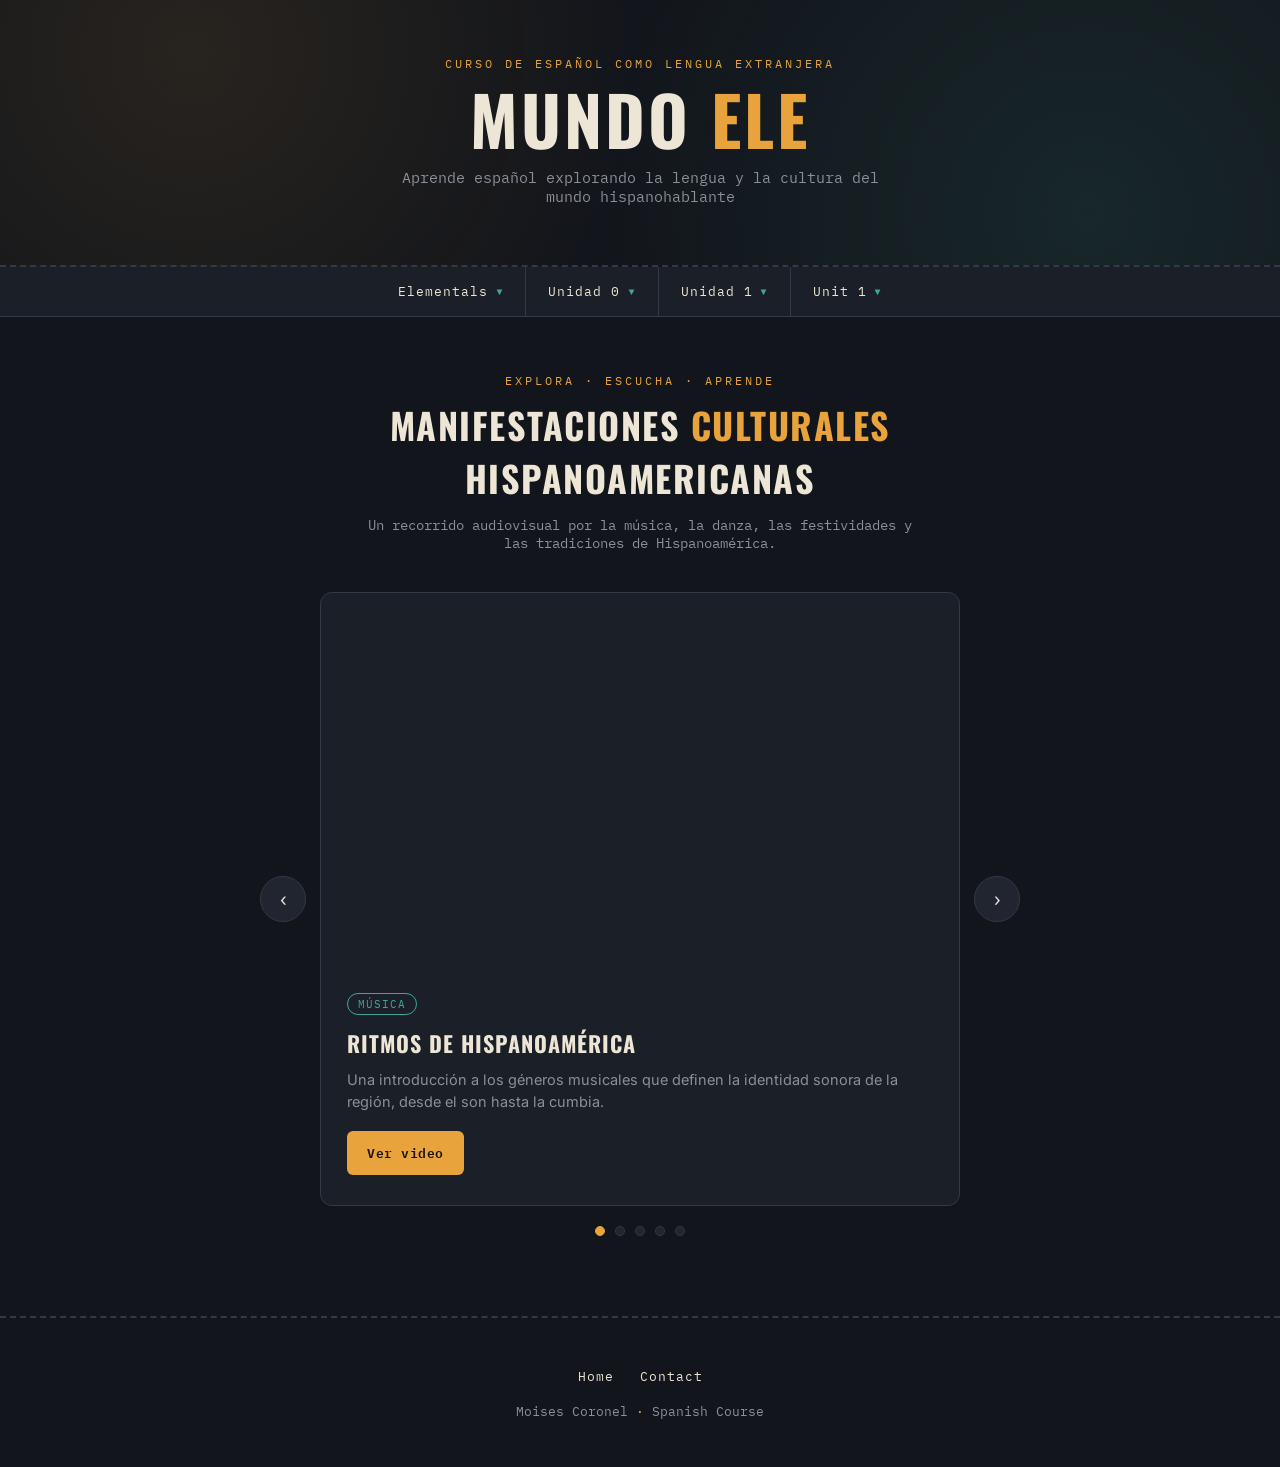
<file: Index.html>
<!DOCTYPE html>
<html lang="es">
<head>
<meta charset="UTF-8">
<meta name="viewport" content="width=device-width, initial-scale=1.0">
<title>Mundo ELE</title>
<link rel="preconnect" href="https://fonts.googleapis.com">
<link href="https://fonts.googleapis.com/css2?family=Oswald:wght@500;600;700&family=IBM+Plex+Mono:wght@500;600&family=Inter:wght@400;500;600;700&display=swap" rel="stylesheet">
<link rel="stylesheet" href="style.css">
<script src="navbad.js" defer></script>
<!-- Cargamos la API IFrame de YouTube -->
<script src="https://www.youtube.com/iframe_api"></script>
</head>
<body>

<a class="skip-link" href="#main-content">Saltar al contenido principal</a>

<header class="site-header">
  <div class="eyebrow mono">CURSO DE ESPAÑOL COMO LENGUA EXTRANJERA</div>
  <h1>
    <a href="index.html" class="logo-link">
      Mundo <span>ELE</span>
    </a>
  </h1>
  <p>Aprende español explorando la lengua y la cultura del mundo hispanohablante</p>
</header>

<div id="navbar-placeholder"></div>

<main id="main-content">

  <section aria-labelledby="cultura-heading">
    <div class="section-heading">
      <div class="eyebrow mono">EXPLORA · ESCUCHA · APRENDE</div>
      <h2 id="cultura-heading">Manifestaciones <span>Culturales</span><br>Hispanoamericanas</h2>
      <p>Un recorrido audiovisual por la música, la danza, las festividades y las tradiciones de Hispanoamérica.</p>
    </div>

    <div class="carousel" id="carousel" aria-roledescription="carrusel" aria-label="Manifestaciones culturales hispanoamericanas">
      <div class="carousel-frame">
        <button type="button" class="carousel-btn" id="prevBtn" aria-label="Video anterior">‹</button>

        <div class="carousel-viewport">
          <div class="carousel-track" id="carouselTrack">
            
            <!-- SLIDE 1 -->
            <article class="slide" aria-label="1 de 5">
              <div class="video-container">
                <!-- Se le agrega ?enablejsapi=1 a la URL -->
                <iframe 
                    width="100%" 
                    height="350" 
                    src="https://www.youtube.com/embed/VMyWIigTGqs?enablejsapi=1" 
                    title="Los ritmos latinoamericanos, un llamado ancestral" 
                    frameborder="0" 
                    allow="accelerometer; autoplay; clipboard-write; encrypted-media; gyroscope; picture-in-picture; web-share" 
                    allowfullscreen>
                  </iframe>
              </div>
              <span class="slide-category mono">MÚSICA</span>
              <h3>Ritmos de Hispanoamérica</h3>
              <p>Una introducción a los géneros musicales que definen la identidad sonora de la región, desde el son hasta la cumbia.</p>
              <a class="btn" href="https://www.youtube.com/watch?v=VMyWIigTGqs" target="_blank" rel="noopener" data-role="ver-video">Ver video</a>
            </article>

            <!-- SLIDE 2 -->
            <article class="slide" aria-label="2 de 5">
                <!-- Se le agrega ?enablejsapi=1 a la URL -->
                <iframe 
                    width="100%" 
                    height="350" 
                    src="https://www.youtube.com/embed/2tnOC3hrOc0?enablejsapi=1" 
                    title="Los ritmos latinoamericanos, un llamado ancestral" 
                    frameborder="0" 
                    allow="accelerometer; autoplay; clipboard-write; encrypted-media; gyroscope; picture-in-picture; web-share" 
                    allowfullscreen>
                  </iframe>
              <span class="slide-category mono">DANZA</span>
              <h3>Danzas tradicionales</h3>
              <p>Del tango argentino al joropo llanero, un vistazo a las danzas que cuentan la historia de sus pueblos.</p>
              <a class="btn" href="#" data-role="ver-video">Ver video</a>
            </article>

            <!-- SLIDE 3 -->
            <article class="slide" aria-label="3 de 5">
              <div class="video-placeholder" data-video-url="" data-thumbnail="" data-source="">
                <div class="play-icon" aria-hidden="true">▶</div>
                <div class="ph-label mono">VIDEO_PLACEHOLDER_3</div>
              </div>
              <span class="slide-category mono">FESTIVIDADES</span>
              <h3>Fiestas y celebraciones</h3>
              <p>Carnavales, día de los muertos y otras celebraciones que reflejan la riqueza espiritual y comunitaria de la región.</p>
              <a class="btn" href="#" data-role="ver-video">Ver video</a>
            </article>

            <!-- SLIDE 4 -->
            <article class="slide" aria-label="4 de 5">
              <div class="video-placeholder" data-video-url="" data-thumbnail="" data-source="">
                <div class="play-icon" aria-hidden="true">▶</div>
                <div class="ph-label mono">VIDEO_PLACEHOLDER_4</div>
              </div>
              <span class="slide-category mono">GASTRONOMÍA</span>
              <h3>Sabores hispanoamericanos</h3>
              <p>Un recorrido por platos e ingredientes emblemáticos que forman parte de la identidad culinaria de la región.</p>
              <a class="btn" href="#" data-role="ver-video">Ver video</a>
            </article>

            <!-- SLIDE 5 -->
            <article class="slide" aria-label="5 de 5">
              <div class="video-placeholder" data-video-url="" data-thumbnail="" data-source="">
                <div class="play-icon" aria-hidden="true">▶</div>
                <div class="ph-label mono">VIDEO_PLACEHOLDER_5</div>
              </div>
              <span class="slide-category mono">ARTESANÍA</span>
              <h3>Patrimonio y artesanía</h3>
              <p>Técnicas y oficios tradicionales transmitidos de generación en generación en distintas comunidades hispanoamericanas.</p>
              <a class="btn" href="#" data-role="ver-video">Ver video</a>
            </article>

          </div>
        </div>

        <button type="button" class="carousel-btn" id="nextBtn" aria-label="Video siguiente">›</button>
      </div>

      <div class="carousel-dots" id="carouselDots" role="tablist" aria-label="Selecciona un video"></div>
      <p class="sr-only" id="carouselStatus" aria-live="polite"></p>
    </div>
  </section>

</main>

<footer class="site-footer">
  <div class="footer-links">
    <a href="index.html">Home</a>
    <a href="contact.html">Contact</a>
  </div>
  <p class="credit">Moises Coronel <span>·</span> Spanish Course</p>
</footer>

<script>
// Variables globales para controlar la reproducción de videos YouTube
var isVideoPlaying = false;
var stopAutoplayGlobal = null;
var startAutoplayGlobal = null;

// Esta función la ejecuta automáticamente la API de YouTube al cargar
function onYouTubeIframeAPIReady() {
  var iframes = document.querySelectorAll('iframe');
  iframes.forEach(function(iframe) {
    new YT.Player(iframe, {
      events: {
        'onStateChange': onPlayerStateChange
      }
    });
  });
}

function onPlayerStateChange(event) {
  // YT.PlayerState.PLAYING equivale a 1
  if (event.data === YT.PlayerState.PLAYING) {
    isVideoPlaying = true;
    if (stopAutoplayGlobal) stopAutoplayGlobal();
  } 
  // YT.PlayerState.PAUSED (2) o YT.PlayerState.ENDED (0)
  else if (event.data === YT.PlayerState.PAUSED || event.data === YT.PlayerState.ENDED) {
    isVideoPlaying = false;
    if (startAutoplayGlobal) startAutoplayGlobal();
  }
}

(function(){
  "use strict";

  /* =========================================================
     NAVBAR
  ========================================================= */
  var navItems = Array.prototype.slice.call(document.querySelectorAll('.nav-item'));
  var isTouchOrNoHover = window.matchMedia('(hover: none), (pointer: coarse)').matches;

  function closeAll(exceptItem){
    navItems.forEach(function(item){
      if(item !== exceptItem){
        item.classList.remove('open');
        var btn = item.querySelector('.nav-toggle');
        if(btn) btn.setAttribute('aria-expanded', 'false');
      }
    });
  }

  function openItem(item){
    item.classList.add('open');
    var btn = item.querySelector('.nav-toggle');
    if(btn) btn.setAttribute('aria-expanded', 'true');
  }

  function closeItem(item){
    item.classList.remove('open');
    var btn = item.querySelector('.nav-toggle');
    if(btn) btn.setAttribute('aria-expanded', 'false');
  }

  navItems.forEach(function(item){
    var toggle = item.querySelector('.nav-toggle');

    toggle.addEventListener('click', function(e){
      e.stopPropagation();
      var willOpen = !item.classList.contains('open');
      closeAll(item);
      if(willOpen){
        openItem(item);
      } else {
        closeItem(item);
      }
    });

    if(!isTouchOrNoHover){
      item.addEventListener('mouseenter', function(){
        closeAll(item);
        openItem(item);
      });
      item.addEventListener('mouseleave', function(){
        closeItem(item);
      });
    }

    item.addEventListener('keydown', function(e){
      if(e.key === 'Escape'){
        closeItem(item);
        toggle.focus();
      }
    });
  });

  document.addEventListener('click', function(e){
    if(!e.target.closest('.nav-item')){
      closeAll(null);
    }
  });

  document.addEventListener('keydown', function(e){
    if(e.key === 'Escape'){
      closeAll(null);
    }
  });

  /* =========================================================
     CARRUSEL DE VIDEOS
  ========================================================= */
  var track = document.getElementById('carouselTrack');
  var slides = Array.prototype.slice.call(track.children);
  var dotsWrap = document.getElementById('carouselDots');
  var prevBtn = document.getElementById('prevBtn');
  var nextBtn = document.getElementById('nextBtn');
  var statusEl = document.getElementById('carouselStatus');
  var carouselEl = document.getElementById('carousel');
  var current = 0;
  var AUTOPLAY_DELAY = 5000;
  var autoplayTimer = null;
  var reducedMotion = window.matchMedia('(prefers-reduced-motion: reduce)').matches;

  slides.forEach(function(_, i){
    var dot = document.createElement('button');
    dot.type = 'button';
    dot.setAttribute('role', 'tab');
    dot.setAttribute('aria-label', 'Ir al video ' + (i + 1));
    dot.addEventListener('click', function(){
      goToSlideManual(i);
    });
    dotsWrap.appendChild(dot);
  });
  var dots = Array.prototype.slice.call(dotsWrap.children);

  function updateCarousel(){
    track.style.transform = 'translateX(-' + (current * 100) + '%)';
    dots.forEach(function(dot, i){
      dot.setAttribute('aria-current', i === current ? 'true' : 'false');
    });
    var title = slides[current].querySelector('h3');
    statusEl.textContent = 'Mostrando video ' + (current + 1) + ' de ' + slides.length + (title ? ': ' + title.textContent : '');
  }

  function goToSlide(index){
    current = (index + slides.length) % slides.length;
    updateCarousel();
  }

  function startAutoplay(){
    if(reducedMotion || isVideoPlaying) return; 
    stopAutoplay();
    autoplayTimer = setInterval(function(){
      goToSlide(current + 1);
    }, AUTOPLAY_DELAY);
  }

  function stopAutoplay(){
    if(autoplayTimer){
      clearInterval(autoplayTimer);
      autoplayTimer = null;
    }
  }

  // Exportar funciones para ser usadas por el reproductor de YouTube
  stopAutoplayGlobal = stopAutoplay;
  startAutoplayGlobal = startAutoplay;

  function goToSlideManual(index){
    goToSlide(index);
    startAutoplay();
  }

  prevBtn.addEventListener('click', function(){ goToSlideManual(current - 1); });
  nextBtn.addEventListener('click', function(){ goToSlideManual(current + 1); });

  carouselEl.addEventListener('keydown', function(e){
    if(e.key === 'ArrowLeft'){ goToSlideManual(current - 1); }
    if(e.key === 'ArrowRight'){ goToSlideManual(current + 1); }
  });

  carouselEl.addEventListener('mouseenter', stopAutoplay);
  carouselEl.addEventListener('mouseleave', function(){
    if(!isVideoPlaying) startAutoplay();
  });
  carouselEl.addEventListener('focusin', stopAutoplay);
  carouselEl.addEventListener('focusout', function(e){
    if(!carouselEl.contains(e.relatedTarget) && !isVideoPlaying) startAutoplay();
  });
  
  document.addEventListener('visibilitychange', function(){
    if(document.hidden){ 
      stopAutoplay(); 
    } else { 
      if(!isVideoPlaying) startAutoplay(); 
    }
  });

  slides.forEach(function(slide){
    var link = slide.querySelector('[data-role="ver-video"]');
    var placeholder = slide.querySelector('.video-placeholder');
    if (link && placeholder) {
      link.addEventListener('click', function(e){
        var url = placeholder.getAttribute('data-video-url');
        if(!url){
          e.preventDefault();
          alert('Este video aún no ha sido configurado. Agrega la URL en el atributo data-video-url del placeholder correspondiente.');
        }
      });
    }
  });

  updateCarousel();
  startAutoplay();

})();
</script>

</body>
</html>
</file>
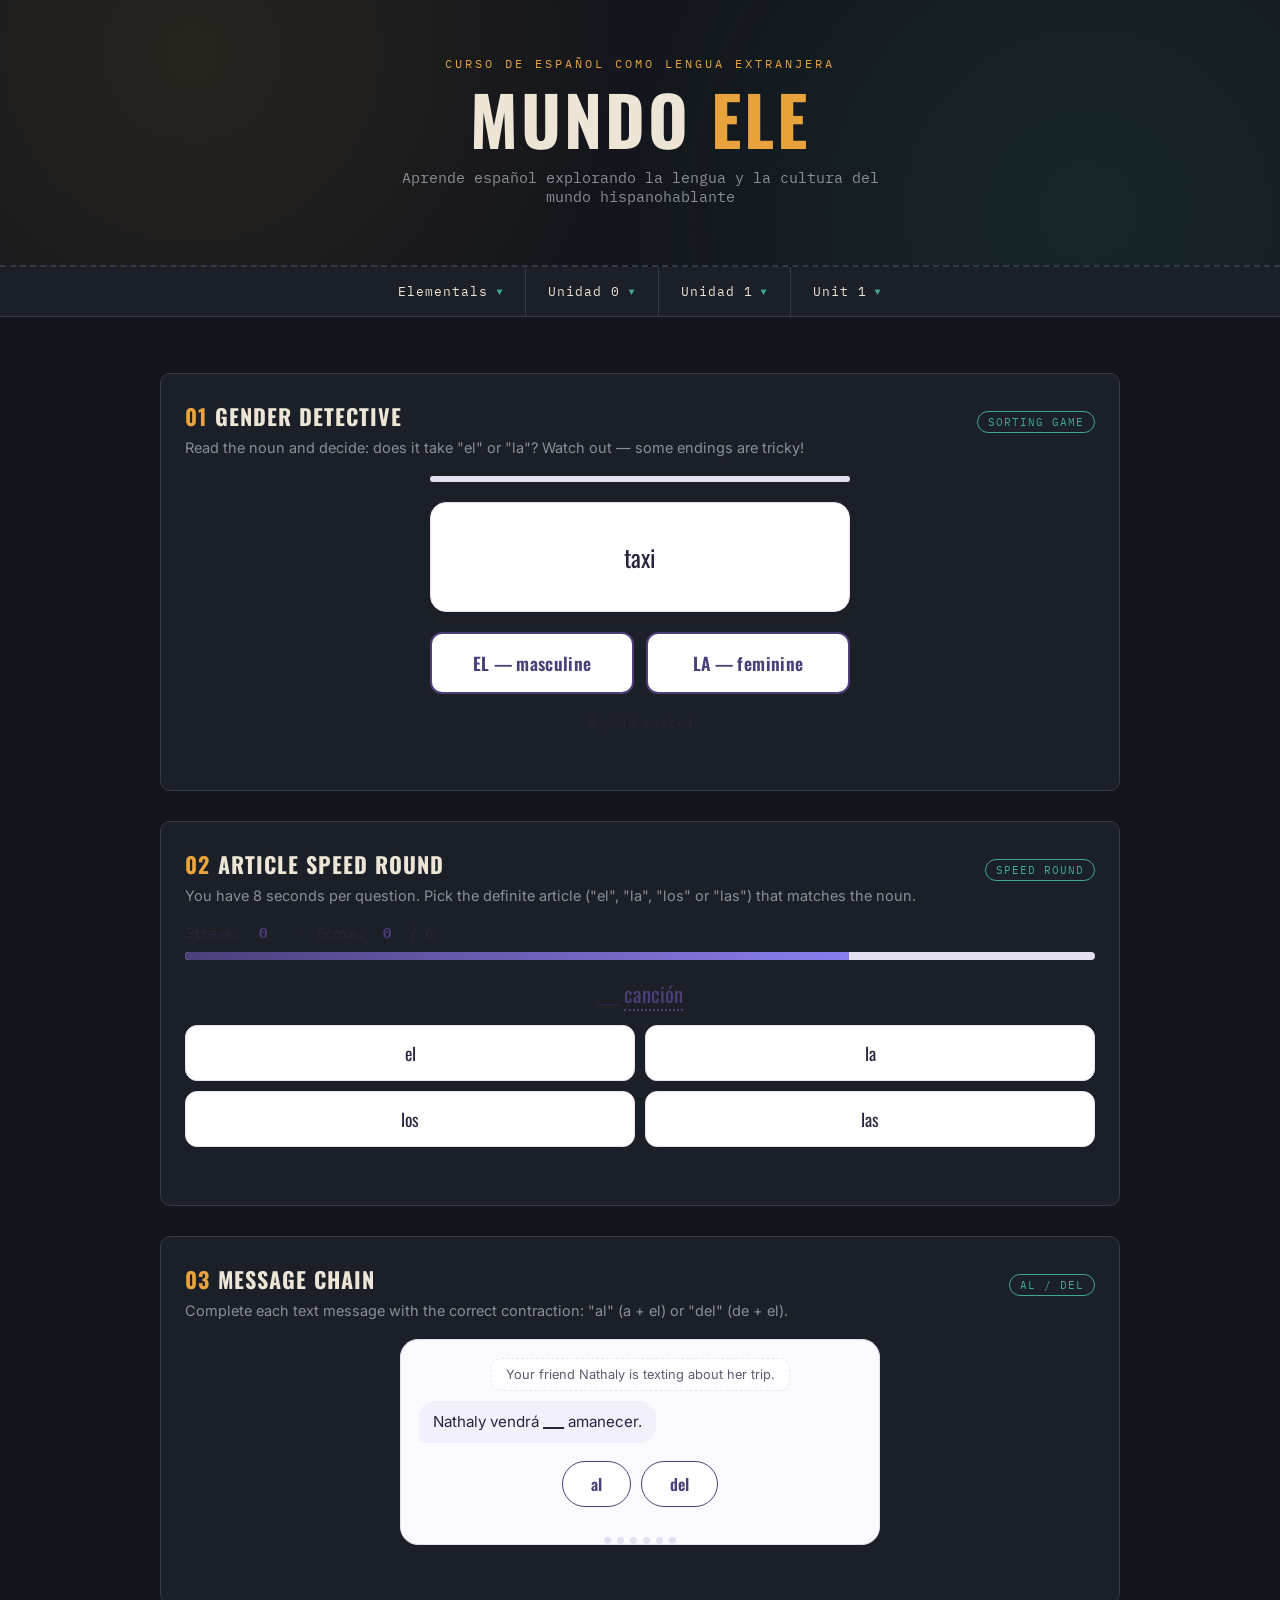
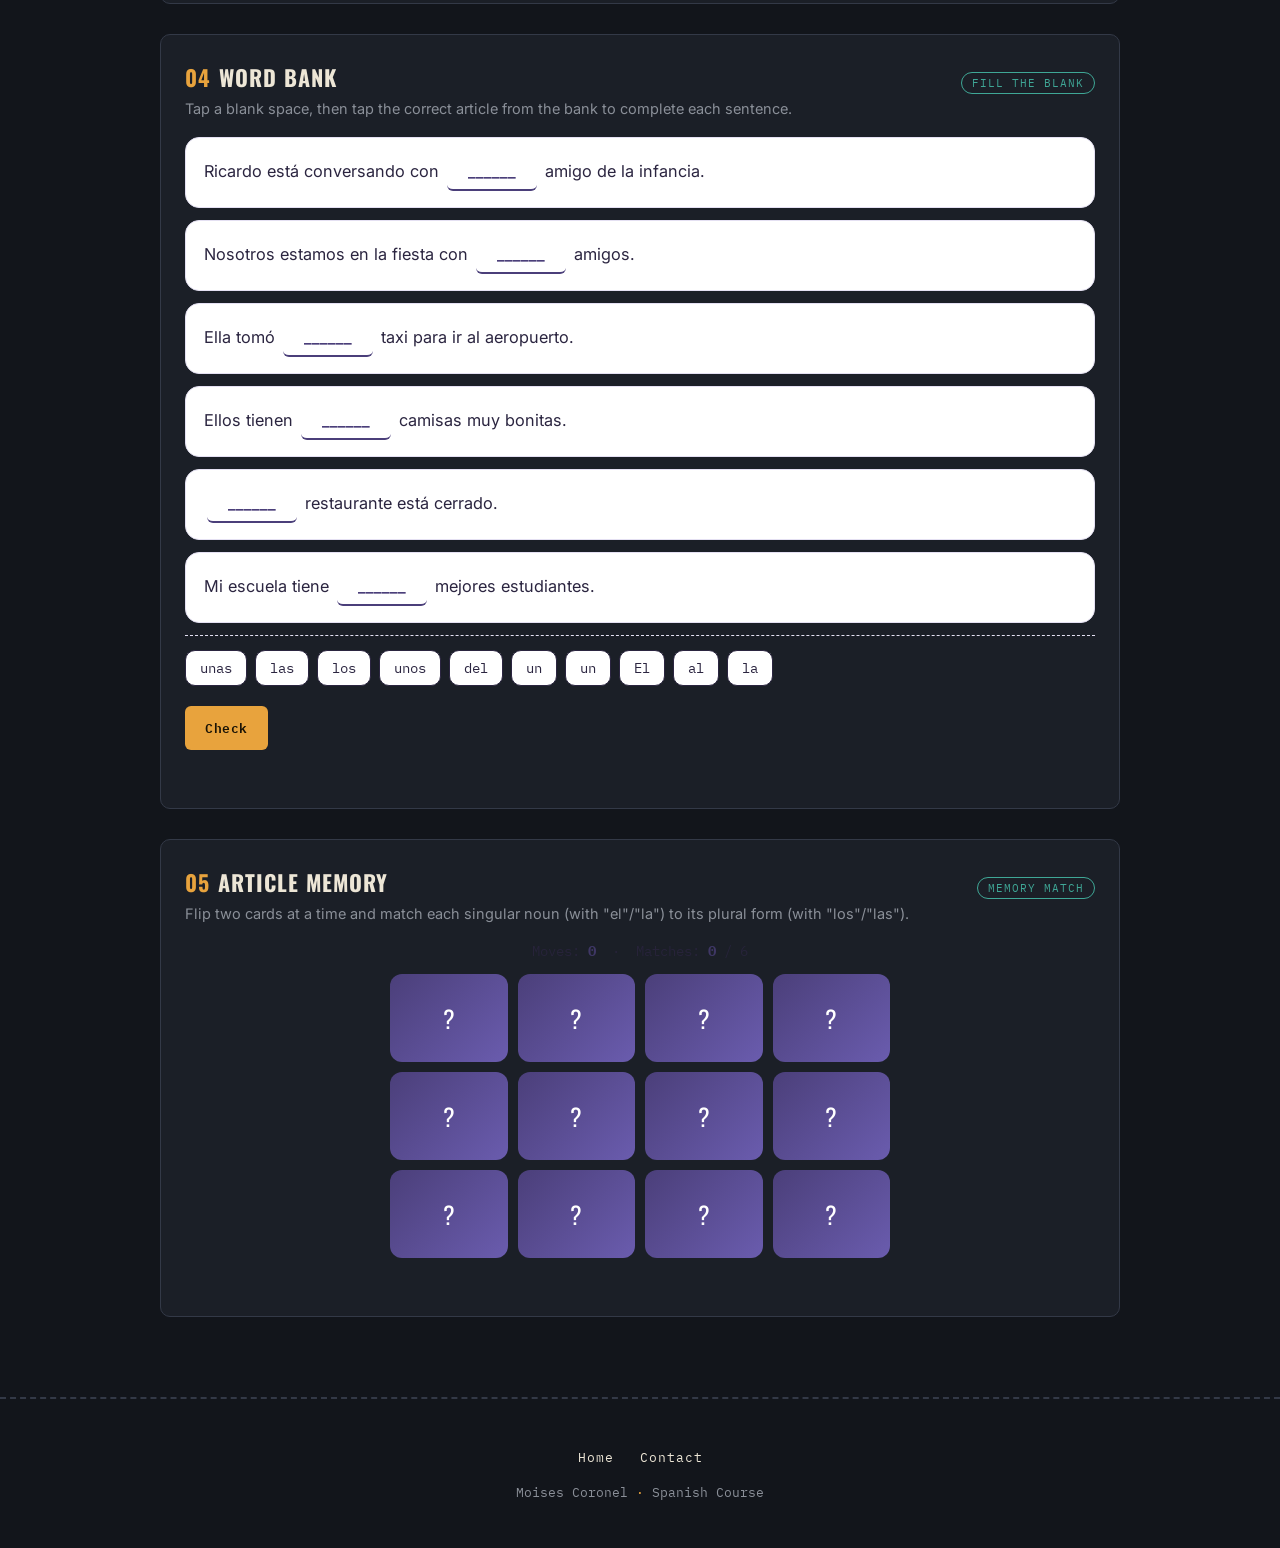
<file: articulos.html>
<!DOCTYPE html>
<html lang="es">
<head>
  <meta charset="UTF-8">
  <meta name="viewport" content="width=device-width, initial-scale=1.0">
  <title>Artículos · Practice — Mundo ELE</title>
  <link rel="preconnect" href="https://fonts.googleapis.com">
  <link href="https://fonts.googleapis.com/css2?family=Oswald:wght@500;600;700&family=IBM+Plex+Mono:wght@500;600&family=Inter:wght@400;500;600;700&display=swap" rel="stylesheet">
  <link rel="stylesheet" href="style.css">
  <script src="navbad.js" defer></script>

  <style>
    /* =========================================================
       ESTILOS EXTRA PARA LOS WIDGETS INTERACTIVOS DE ESTA LECCIÓN
       (Se apoyan en las clases compartidas de style.css:
        .card, .card-head, .idx, .tag.mono, .instructions,
        .feedback, .btn-action — y añaden solo lo necesario
        para los componentes nuevos)
    ========================================================= */
    :root{
      --sd-ink:#2b2540;
      --sd-accent:#4b3f7a;
      --sd-accent-light:#efeaff;
      --sd-good:#1f8a5c;
      --sd-bad:#c14545;
      --sd-line:#e4e0f2;
      --sd-bubble-them:#f2f0fa;
      --sd-bubble-me:#4b3f7a;
    }

    /* --- EJERCICIO 1: GENDER DETECTIVE (sorting game, 2 buckets) --- */
    .sort-stage{ display:flex; flex-direction:column; align-items:center; gap:20px; }
    .sort-progress{ width:100%; max-width:420px; height:6px; background:var(--sd-line); border-radius:99px; overflow:hidden; }
    .sort-progress-bar{ height:100%; background:var(--sd-accent); width:0%; transition:width .35s ease; }
    .sort-card{
      width:100%; max-width:420px; min-height:110px;
      background:#fff; border:1px solid var(--sd-line); border-radius:16px;
      display:flex; align-items:center; justify-content:center; text-align:center;
      padding:24px; font-family:'Oswald',sans-serif; font-size:1.5rem; color:var(--sd-ink);
      box-shadow:0 6px 20px rgba(43,37,64,.08);
      transition:transform .25s ease, opacity .25s ease;
    }
    .sort-card.away-left{ transform:translateX(-140%) rotate(-8deg); opacity:0; }
    .sort-card.away-right{ transform:translateX(140%) rotate(8deg); opacity:0; }
    .sort-card.shake{ animation:sortShake .4s; }
    @keyframes sortShake{ 0%,100%{transform:translateX(0);} 25%{transform:translateX(-8px);} 75%{transform:translateX(8px);} }
    .sort-buckets-2{ display:grid; grid-template-columns:repeat(2,1fr); gap:12px; width:100%; max-width:420px; }
    .sort-bucket{
      border:2px solid var(--sd-accent); background:#fff; color:var(--sd-accent);
      border-radius:12px; padding:16px 8px; font-family:'Oswald',sans-serif;
      font-size:1.1rem; font-weight:600; letter-spacing:.02em; cursor:pointer; text-align:center;
      transition:background .15s ease, color .15s ease, transform .1s ease;
    }
    .sort-bucket:hover{ background:var(--sd-accent-light); }
    .sort-bucket:active{ transform:scale(.96); }
    .sort-tally{ font-family:'IBM Plex Mono',monospace; font-size:.85rem; color:var(--sd-ink); opacity:.7; }
    .sort-done{ text-align:center; font-family:'Oswald',sans-serif; font-size:1.2rem; color:var(--sd-ink); }

    /* --- EJERCICIO 2: CONTRARRELOJ DE ARTÍCULOS --- */
    .speed-head{ display:flex; align-items:center; justify-content:space-between; gap:12px; margin-bottom:10px; flex-wrap:wrap; }
    .speed-stats{ display:flex; gap:18px; font-family:'IBM Plex Mono',monospace; font-size:.85rem; color:var(--sd-ink); }
    .speed-stats b{ color:var(--sd-accent); }
    .speed-bar-track{ width:100%; height:8px; background:var(--sd-line); border-radius:99px; overflow:hidden; margin-bottom:18px; }
    .speed-bar-fill{ height:100%; background:linear-gradient(90deg,var(--sd-accent),#8b7ff0); width:100%; transition:width .1s linear; }
    .speed-bar-fill.warn{ background:linear-gradient(90deg,#c14545,#e07a5f); }
    .speed-question{ font-family:'Oswald',sans-serif; font-size:1.3rem; color:var(--sd-ink); text-align:center; margin-bottom:16px; }
    .speed-question em{ color:var(--sd-accent); font-style:normal; border-bottom:2px dotted var(--sd-accent); }
    .speed-options{ display:grid; grid-template-columns:1fr 1fr; gap:10px; }
    @media (max-width:520px){ .speed-options{ grid-template-columns:1fr; } }
    .speed-opt{
      border:1.5px solid var(--sd-line); background:#fff; border-radius:12px; padding:14px;
      font-family:'Oswald',sans-serif; font-size:1.1rem; color:var(--sd-ink); cursor:pointer; text-align:center;
      transition:border-color .15s ease, background .15s ease;
    }
    .speed-opt:hover{ border-color:var(--sd-accent); }
    .speed-opt.correct{ background:#e7f7ef; border-color:var(--sd-good); color:var(--sd-good); font-weight:600; }
    .speed-opt.wrong{ background:#fbeaea; border-color:var(--sd-bad); color:var(--sd-bad); }
    .speed-opt:disabled{ cursor:default; }
    .speed-endcard{ text-align:center; font-family:'Oswald',sans-serif; font-size:1.2rem; color:var(--sd-ink); padding:20px 0; }

    /* --- EJERCICIO 3: CADENA DE MENSAJES (al / del) --- */
    .chat-frame{
      max-width:480px; margin:0 auto; border:1px solid var(--sd-line); border-radius:18px;
      background:#fbfaff; overflow:hidden;
    }
    .chat-log{ padding:18px; display:flex; flex-direction:column; gap:10px; min-height:120px; }
    .chat-context{
      align-self:center; background:#fff; border:1px dashed var(--sd-line); color:var(--sd-ink); opacity:.75;
      font-family:'Inter',sans-serif; font-size:.8rem; text-align:center; border-radius:10px; padding:8px 14px; max-width:90%;
    }
    .chat-bubble{
      max-width:82%; padding:10px 14px; border-radius:16px; font-family:'Inter',sans-serif; font-size:.95rem; line-height:1.4;
      opacity:0; transform:translateY(6px); animation:chatIn .3s ease forwards;
    }
    @keyframes chatIn{ to{ opacity:1; transform:translateY(0);} }
    .chat-bubble.them{ align-self:flex-start; background:var(--sd-bubble-them); color:var(--sd-ink); border-bottom-left-radius:4px; }
    .chat-bubble.me{ align-self:flex-end; background:var(--sd-bubble-me); color:#fff; border-bottom-right-radius:4px; }
    .chat-bubble .blank-fill{ font-weight:700; text-decoration:underline; }
    .chat-typing{ align-self:flex-start; display:flex; gap:4px; padding:12px 14px; }
    .chat-typing span{ width:6px; height:6px; border-radius:50%; background:#b7aee0; animation:chatDot 1s infinite ease-in-out; }
    .chat-typing span:nth-child(2){ animation-delay:.15s; }
    .chat-typing span:nth-child(3){ animation-delay:.3s; }
    @keyframes chatDot{ 0%,60%,100%{ transform:translateY(0); opacity:.4;} 30%{ transform:translateY(-4px); opacity:1;} }
    .chat-options{ display:flex; flex-wrap:wrap; justify-content:center; gap:10px; padding:0 18px 18px; }
    .chat-chip{
      border:1.5px solid var(--sd-accent); background:#fff; color:var(--sd-accent);
      border-radius:99px; padding:10px 28px; font-family:'Oswald',sans-serif; font-size:1rem; font-weight:600; cursor:pointer;
      transition:background .15s ease, color .15s ease, transform .1s ease;
    }
    .chat-chip:hover{ background:var(--sd-accent-light); }
    .chat-chip.correct{ background:var(--sd-good); border-color:var(--sd-good); color:#fff; }
    .chat-chip.wrong{ background:var(--sd-bad); border-color:var(--sd-bad); color:#fff; }
    .chat-chip:disabled{ cursor:default; opacity:.55; }
    .chat-progress{ display:flex; justify-content:center; gap:6px; padding:12px 0 0; }
    .chat-dot{ width:7px; height:7px; border-radius:50%; background:var(--sd-line); }
    .chat-dot.done{ background:var(--sd-accent); }

    /* --- EJERCICIO 4: BANCO DE PALABRAS --- */
    .wb-sentence{
      font-family:'Inter',sans-serif; font-size:1.02rem; color:var(--sd-ink); line-height:1.9;
      background:#fff; border:1px solid var(--sd-line); border-radius:14px; padding:16px 18px; margin-bottom:12px;
    }
    .wb-blank{
      display:inline-block; min-width:90px; text-align:center; border-bottom:2px solid var(--sd-accent);
      padding:2px 8px; margin:0 3px; cursor:pointer; border-radius:6px; font-weight:600; color:var(--sd-accent);
      transition:background .15s ease;
    }
    .wb-blank.active{ background:var(--sd-accent-light); }
    .wb-blank.filled{ border-bottom-style:solid; color:var(--sd-ink); }
    .wb-blank.correct{ color:var(--sd-good); border-color:var(--sd-good); }
    .wb-blank.wrong{ color:var(--sd-bad); border-color:var(--sd-bad); }
    .wb-bank{ display:flex; flex-wrap:wrap; gap:8px; padding:14px 0 4px; border-top:1px dashed var(--sd-line); margin-top:8px; }
    .wb-chip{
      border:1.5px solid var(--sd-ink); background:#fff; color:var(--sd-ink); border-radius:10px;
      padding:8px 14px; font-family:'IBM Plex Mono',monospace; font-size:.85rem; cursor:pointer;
      transition:opacity .15s ease, transform .1s ease;
    }
    .wb-chip:hover{ transform:translateY(-1px); }
    .wb-chip.used{ opacity:.25; pointer-events:none; }

    /* --- EJERCICIO 5: MEMORIA DE ARTÍCULOS (juego de memoria) --- */
    .memory-stats{ text-align:center; font-family:'IBM Plex Mono',monospace; font-size:.85rem; color:var(--sd-ink); opacity:.75; margin-bottom:14px; }
    .memory-stats b{ color:var(--sd-accent); opacity:1; }
    .memory-grid{
      display:grid; grid-template-columns:repeat(4,1fr); gap:10px;
      max-width:500px; margin:0 auto;
    }
    @media (max-width:520px){ .memory-grid{ grid-template-columns:repeat(3,1fr); } }
    .memory-card{ position:relative; height:88px; cursor:pointer; perspective:700px; }
    .memory-card-inner{
      position:relative; width:100%; height:100%; transition:transform .45s ease;
      transform-style:preserve-3d;
    }
    .memory-card.flipped .memory-card-inner,
    .memory-card.matched .memory-card-inner{ transform:rotateY(180deg); }
    .memory-face{
      position:absolute; inset:0; backface-visibility:hidden; border-radius:12px;
      display:flex; align-items:center; justify-content:center; text-align:center; padding:6px 4px;
      font-family:'Inter',sans-serif; font-size:.82rem; line-height:1.25;
    }
    .memory-face.front{
      background:linear-gradient(135deg,var(--sd-accent),#6a5cae); color:#fff;
      font-family:'Oswald',sans-serif; font-size:1.5rem;
    }
    .memory-face.back{
      background:#fff; border:1.5px solid var(--sd-accent); color:var(--sd-ink); transform:rotateY(180deg);
      font-weight:600;
    }
    .memory-card.matched .memory-face.back{ background:#e7f7ef; border-color:var(--sd-good); color:var(--sd-good); }
    .memory-card.mismatch .memory-face.back{ background:#fbeaea; border-color:var(--sd-bad); color:var(--sd-bad); }
    .memory-done{ text-align:center; font-family:'Oswald',sans-serif; font-size:1.2rem; color:var(--sd-ink); padding:16px 0; }
  </style>

</head>
<body>

<a class="skip-link" href="#main-content">Saltar al contenido principal</a>

<!-- HEADER (Shared from index.html) -->
<header class="site-header">
  <div class="eyebrow mono">CURSO DE ESPAÑOL COMO LENGUA EXTRANJERA</div>
 <h1>
  <a href="index.html" class="logo-link">
    Mundo <span>ELE</span>
  </a>
</h1>
  <p>Aprende español explorando la lengua y la cultura del mundo hispanohablante</p>
</header>

<!-- NAVBAR (Shared from navbar.html) -->
<div id="navbar-placeholder"></div>

<!-- MAIN CONTENT -->
<main id="main-content">
  <div class="exercise-stack">

    <!-- EJERCICIO 1: GENDER DETECTIVE -->
    <section class="card">
      <div class="card-head">
        <h2><span class="idx">01</span>Gender detective</h2>
        <span class="tag mono">SORTING GAME</span>
      </div>
      <p class="instructions">Read the noun and decide: does it take "el" or "la"? Watch out — some endings are tricky!</p>
      <div class="sort-stage">
        <div class="sort-progress"><div class="sort-progress-bar" id="sortProgressBar"></div></div>
        <div class="sort-card" id="sortCard"></div>
        <div class="sort-buckets-2" id="sortBuckets">
          <button class="sort-bucket" data-cat="m">EL — masculine</button>
          <button class="sort-bucket" data-cat="f">LA — feminine</button>
        </div>
        <div class="sort-tally" id="sortTally">0 / 16 sorted</div>
      </div>
      <div class="feedback" id="fb1"></div>
    </section>

    <!-- EJERCICIO 2: CONTRARRELOJ DE ARTÍCULOS -->
    <section class="card">
      <div class="card-head">
        <h2><span class="idx">02</span>Article speed round</h2>
        <span class="tag mono">SPEED ROUND</span>
      </div>
      <p class="instructions">You have 8 seconds per question. Pick the definite article ("el", "la", "los" or "las") that matches the noun.</p>
      <div class="speed-head">
        <div class="speed-stats">Streak: <b id="speedStreak">0</b> &nbsp;·&nbsp; Score: <b id="speedScore">0</b> / 6</div>
      </div>
      <div class="speed-bar-track"><div class="speed-bar-fill" id="speedBarFill"></div></div>
      <div id="speedWrap"></div>
      <div class="feedback" id="fb2"></div>
    </section>

    <!-- EJERCICIO 3: CADENA DE MENSAJES -->
    <section class="card">
      <div class="card-head">
        <h2><span class="idx">03</span>Message chain</h2>
        <span class="tag mono">AL / DEL</span>
      </div>
      <p class="instructions">Complete each text message with the correct contraction: "al" (a + el) or "del" (de + el).</p>
      <div class="chat-frame">
        <div class="chat-log" id="chatLog"></div>
        <div class="chat-options" id="chatOptions"></div>
        <div class="chat-progress" id="chatProgress"></div>
      </div>
      <div class="feedback" id="fb3"></div>
    </section>

    <!-- EJERCICIO 4: BANCO DE PALABRAS -->
    <section class="card">
      <div class="card-head">
        <h2><span class="idx">04</span>Word bank</h2>
        <span class="tag mono">FILL THE BLANK</span>
      </div>
      <p class="instructions">Tap a blank space, then tap the correct article from the bank to complete each sentence.</p>
      <div id="wbSentences"></div>
      <div class="wb-bank" id="wbBank"></div>
      <button class="btn-action" onclick="checkWordBank()" style="margin-top:16px;">Check</button>
      <div class="feedback" id="fb4"></div>
    </section>

    <!-- EJERCICIO 5: MEMORIA DE ARTÍCULOS -->
    <section class="card">
      <div class="card-head">
        <h2><span class="idx">05</span>Article memory</h2>
        <span class="tag mono">MEMORY MATCH</span>
      </div>
      <p class="instructions">Flip two cards at a time and match each singular noun (with "el"/"la") to its plural form (with "los"/"las").</p>
      <div class="memory-stats">Moves: <b id="memMoves">0</b> &nbsp;·&nbsp; Matches: <b id="memMatches">0</b> / 6</div>
      <div class="memory-grid" id="memoryGrid"></div>
      <div class="feedback" id="fb5"></div>
    </section>

  </div>
</main>

<!-- FOOTER (Shared from index.html) -->
<footer class="site-footer">
  <div class="footer-links">
    <a href="index.html">Home</a>
    <a href="contact.html">Contact</a>
  </div>
  <p class="credit">Moises Coronel <span>·</span> Spanish Course</p>
</footer>

<script>
/* =========================================================
   NAVBAR: Funcionalidad Dropdown
========================================================= */
(function(){
  "use strict";
  var navItems = Array.prototype.slice.call(document.querySelectorAll('.nav-item'));
  var isTouchOrNoHover = window.matchMedia('(hover: none), (pointer: coarse)').matches;

  function closeAll(exceptItem){
    navItems.forEach(function(item){
      if(item !== exceptItem){
        item.classList.remove('open');
        var btn = item.querySelector('.nav-toggle');
        if(btn) btn.setAttribute('aria-expanded', 'false');
      }
    });
  }

  function openItem(item){
    item.classList.add('open');
    var btn = item.querySelector('.nav-toggle');
    if(btn) btn.setAttribute('aria-expanded', 'true');
  }

  function closeItem(item){
    item.classList.remove('open');
    var btn = item.querySelector('.nav-toggle');
    if(btn) btn.setAttribute('aria-expanded', 'false');
  }

  navItems.forEach(function(item){
    var toggle = item.querySelector('.nav-toggle');

    toggle.addEventListener('click', function(e){
      e.stopPropagation();
      var willOpen = !item.classList.contains('open');
      closeAll(item);
      if(willOpen){
        openItem(item);
      } else {
        closeItem(item);
      }
    });

    if(!isTouchOrNoHover){
      item.addEventListener('mouseenter', function(){
        closeAll(item);
        openItem(item);
      });
      item.addEventListener('mouseleave', function(){
        closeItem(item);
      });
    }

    item.addEventListener('keydown', function(e){
      if(e.key === 'Escape'){
        closeItem(item);
        toggle.focus();
      }
    });
  });

  document.addEventListener('click', function(e){
    if(!e.target.closest('.nav-item')){
      closeAll(null);
    }
  });

  document.addEventListener('keydown', function(e){
    if(e.key === 'Escape'){
      closeAll(null);
    }
  });
})();

/* =========================================================
   LÓGICA DE EJERCICIOS (Artículos)
========================================================= */
function normalize(str){
  return str.trim().toLowerCase()
    .replace(/á/g,"a").replace(/é/g,"e").replace(/í/g,"i").replace(/ó/g,"o").replace(/ú/g,"u")
    .replace(/¿|\?|¡|!/g,"").replace(/\s+/g," ");
}
function shuffle(arr){ return [...arr].sort(()=>Math.random()-0.5); }

let stampsOn = 0;
function earnStamp(n){
  if(n<=stampsOn) return;
  stampsOn = n;
  document.querySelectorAll('.stamp').forEach(s=>{
    if(parseInt(s.dataset.i)<=stampsOn) s.classList.add('on');
  });
}

/* =========================================================
   EJERCICIO 1: GENDER DETECTIVE (sorting game, una tarjeta a la vez)
========================================================= */
const GENDER_WORDS = shuffle([
  {word:"amigo", cat:"m"},
  {word:"zapato", cat:"m"},
  {word:"taxi", cat:"m"},
  {word:"restaurante", cat:"m"},
  {word:"color", cat:"m"},
  {word:"viaje", cat:"m"},
  {word:"capitán", cat:"m"},
  {word:"problema", cat:"m"},
  {word:"clase", cat:"f"},
  {word:"periodista", cat:"f"},
  {word:"casa", cat:"f"},
  {word:"verdad", cat:"f"},
  {word:"canción", cat:"f"},
  {word:"pasión", cat:"f"},
  {word:"calle", cat:"f"},
  {word:"mesa", cat:"f"}
]);
let sortIdx = 0;
let sortCorrect = 0;
const sortCardEl = document.getElementById('sortCard');
const sortTallyEl = document.getElementById('sortTally');
const sortProgressBar = document.getElementById('sortProgressBar');
const sortBucketsEl = document.getElementById('sortBuckets');

function renderSortCard(){
  if(sortIdx >= GENDER_WORDS.length){
    sortCardEl.innerHTML = `<div class="sort-done">Done! You sorted ${sortCorrect} / ${GENDER_WORDS.length} correctly 🎉</div>`;
    sortBucketsEl.style.display = 'none';
    const fb = document.getElementById('fb1');
    fb.textContent = sortCorrect===GENDER_WORDS.length ? "Perfect! You've got a great eye for gender endings." : `Final score: ${sortCorrect} / ${GENDER_WORDS.length}`;
    fb.className = sortCorrect===GENDER_WORDS.length ? 'feedback good' : 'feedback';
    if(sortCorrect===GENDER_WORDS.length) earnStamp(1);
    return;
  }
  sortCardEl.className = 'sort-card';
  sortCardEl.textContent = GENDER_WORDS[sortIdx].word;
  sortTallyEl.textContent = `${sortIdx} / ${GENDER_WORDS.length} sorted`;
  sortProgressBar.style.width = `${(sortIdx/GENDER_WORDS.length)*100}%`;
}

document.querySelectorAll('.sort-bucket').forEach(btn=>{
  btn.addEventListener('click', ()=>{
    if(sortIdx >= GENDER_WORDS.length) return;
    const current = GENDER_WORDS[sortIdx];
    const chosen = btn.dataset.cat;
    if(chosen === current.cat){
      sortCorrect++;
      sortCardEl.classList.add(chosen==='m' ? 'away-left' : 'away-right');
      setTimeout(()=>{ sortIdx++; renderSortCard(); }, 260);
    } else {
      sortCardEl.classList.add('shake');
      setTimeout(()=> sortCardEl.classList.remove('shake'), 400);
    }
  });
});
renderSortCard();

/* =========================================================
   EJERCICIO 2: CONTRARRELOJ DE ARTÍCULOS
========================================================= */
const speedItems = shuffle([
  {noun:"amigo", correct:"el"},
  {noun:"clase", correct:"la"},
  {noun:"zapatos", correct:"los"},
  {noun:"periodistas", correct:"las"},
  {noun:"restaurante", correct:"el"},
  {noun:"canción", correct:"la"}
]);
let speedIdx = 0, speedScore = 0, speedStreak = 0, speedBestStreak = 0;
let speedTimer = null, speedTickStart = 0;
const speedWrap = document.getElementById('speedWrap');
const speedBarFill = document.getElementById('speedBarFill');
const SPEED_DURATION = 8000;
const ARTICLE_OPTIONS = ["el","la","los","las"];

function renderSpeedQuestion(){
  clearInterval(speedTimer);
  if(speedIdx >= speedItems.length){
    speedWrap.innerHTML = `<div class="speed-endcard">Round over — ${speedScore} / ${speedItems.length} correct. Best streak: ${speedBestStreak} 🔥</div>`;
    speedBarFill.style.width = '0%';
    const fb = document.getElementById('fb2');
    fb.textContent = speedScore===speedItems.length ? "Native-speaker reflexes! 🚀" : `Score: ${speedScore} / ${speedItems.length}`;
    fb.className = speedScore===speedItems.length ? 'feedback good' : 'feedback';
    if(speedScore===speedItems.length) earnStamp(2);
    return;
  }
  const item = speedItems[speedIdx];
  const options = shuffle(ARTICLE_OPTIONS);

  speedWrap.innerHTML = `<div class="speed-question">___ <em>${item.noun}</em></div><div class="speed-options"></div>`;
  const optWrap = speedWrap.querySelector('.speed-options');
  options.forEach(opt=>{
    const b = document.createElement('button');
    b.className = 'speed-opt';
    b.textContent = opt;
    b.onclick = ()=> answerSpeed(opt===item.correct, b, item.correct);
    optWrap.appendChild(b);
  });

  speedBarFill.style.width = '100%';
  speedBarFill.classList.remove('warn');
  speedTickStart = Date.now();
  speedTimer = setInterval(()=>{
    const elapsed = Date.now() - speedTickStart;
    const pct = Math.max(0, 100 - (elapsed / SPEED_DURATION) * 100);
    speedBarFill.style.width = pct + '%';
    if(pct < 25) speedBarFill.classList.add('warn');
    if(elapsed >= SPEED_DURATION){
      clearInterval(speedTimer);
      answerSpeed(false, null, item.correct, true);
    }
  }, 60);
}

function answerSpeed(isCorrect, btnEl, correctText, timedOut){
  clearInterval(speedTimer);
  const buttons = speedWrap.querySelectorAll('.speed-opt');
  buttons.forEach(bt=>{
    bt.disabled = true;
    if(bt.textContent === correctText) bt.classList.add('correct');
  });
  if(btnEl && !isCorrect) btnEl.classList.add('wrong');

  if(isCorrect){
    speedScore++;
    speedStreak++;
    speedBestStreak = Math.max(speedBestStreak, speedStreak);
  } else {
    speedStreak = 0;
  }
  document.getElementById('speedScore').textContent = speedScore;
  document.getElementById('speedStreak').textContent = speedStreak;

  const fb = document.getElementById('fb2');
  fb.textContent = timedOut ? "Time's up!" : (isCorrect ? "Correct!" : "Check the correct answer in green.");
  fb.className = 'feedback';

  setTimeout(()=>{ speedIdx++; renderSpeedQuestion(); }, 900);
}
renderSpeedQuestion();

/* =========================================================
   EJERCICIO 3: CADENA DE MENSAJES (al / del)
========================================================= */
const chatSteps = [
  { context:"Your friend Nathaly is texting about her trip.", before:"Nathaly vendrá ", after:"amanecer.", correct:"al" },
  { context:"Someone at the clinic asks about a patient.", before:"El enfermo irá ", after:"hospital.", correct:"al" },
  { context:"A classmate is reviewing the syllabus.", before:"Esas son lecciones ", after:"idioma.", correct:"del" },
  { context:"You're introducing a friend of a friend.", before:"Ella es amiga ", after:"ingeniero.", correct:"del" },
  { context:"Describing a family dinner.", before:"La familia escucha ", after:"niño.", correct:"al" },
  { context:"Handing someone their car keys.", before:"Estas son las llaves ", after:"carro.", correct:"del" }
];
let chatIdx = 0;
const chatLog = document.getElementById('chatLog');
const chatOptions = document.getElementById('chatOptions');
const chatProgress = document.getElementById('chatProgress');

chatSteps.forEach((_, i)=>{
  const d = document.createElement('div');
  d.className = 'chat-dot';
  d.id = `chatDot${i}`;
  chatProgress.appendChild(d);
});

function addBubble(html, cls, isContext){
  const el = document.createElement('div');
  el.className = isContext ? 'chat-context' : `chat-bubble ${cls}`;
  el.innerHTML = html;
  chatLog.appendChild(el);
  chatLog.scrollTop = chatLog.scrollHeight;
  return el;
}

function renderChatStep(){
  chatOptions.innerHTML = '';
  if(chatIdx >= chatSteps.length){
    const fb = document.getElementById('fb3');
    fb.textContent = "Message chain complete! 💬";
    fb.className = 'feedback good';
    earnStamp(3);
    return;
  }
  const step = chatSteps[chatIdx];
  addBubble(step.context, null, true);
  const typing = document.createElement('div');
  typing.className = 'chat-typing';
  typing.innerHTML = '<span></span><span></span><span></span>';
  chatLog.appendChild(typing);

  setTimeout(()=>{
    typing.remove();
    addBubble(`${step.before}<span class="blank-fill">___</span> ${step.after}`, 'them');
    ["al","del"].forEach(opt=>{
      const chip = document.createElement('button');
      chip.className = 'chat-chip';
      chip.textContent = opt;
      chip.onclick = ()=>{
        const chips = chatOptions.querySelectorAll('.chat-chip');
        const isCorrect = opt === step.correct;
        if(isCorrect){
          chips.forEach(c=>c.disabled=true);
          chip.classList.add('correct');
          addBubble(`${step.before}<span class="blank-fill">${opt}</span> ${step.after}`, 'me');
          document.getElementById(`chatDot${chatIdx}`).classList.add('done');
          chatIdx++;
          setTimeout(renderChatStep, 500);
        } else {
          chip.classList.add('wrong');
          chip.disabled = true;
        }
      };
      chatOptions.appendChild(chip);
    });
  }, 650);
}
renderChatStep();

/* =========================================================
   EJERCICIO 4: BANCO DE PALABRAS
========================================================= */
const wbData = [
  {parts:["Ricardo está conversando con ", "___", " amigo de la infancia."], answer:"un"},
  {parts:["Nosotros estamos en la fiesta con ", "___", " amigos."], answer:"unos"},
  {parts:["Ella tomó ", "___", " taxi para ir al aeropuerto."], answer:"un"},
  {parts:["Ellos tienen ", "___", " camisas muy bonitas."], answer:"unas"},
  {parts:["", "___", " restaurante está cerrado."], answer:"El"},
  {parts:["Mi escuela tiene ", "___", " mejores estudiantes."], answer:"los"}
];
const wbBankWords = shuffle(["un","un","unos","unas","El","los","la","las","al","del"]);
const wbSentencesEl = document.getElementById('wbSentences');
const wbBankEl = document.getElementById('wbBank');
let wbActiveBlank = null;

wbData.forEach((sent, si)=>{
  const p = document.createElement('div');
  p.className = 'wb-sentence';
  sent.parts.forEach(part=>{
    if(part === '___'){
      const blankSpan = document.createElement('span');
      blankSpan.className = 'wb-blank';
      blankSpan.dataset.sentIdx = si;
      blankSpan.dataset.answer = sent.answer;
      blankSpan.textContent = '______';
      blankSpan.onclick = ()=> selectBlank(blankSpan);
      p.appendChild(blankSpan);
    } else if(part){
      p.appendChild(document.createTextNode(part));
    }
  });
  wbSentencesEl.appendChild(p);
});

wbBankWords.forEach(word=>{
  const chip = document.createElement('button');
  chip.className = 'wb-chip';
  chip.textContent = word;
  chip.onclick = ()=> fillActiveBlank(chip);
  wbBankEl.appendChild(chip);
});

function selectBlank(blankEl){
  if(blankEl.classList.contains('filled')){
    const chip = [...wbBankEl.querySelectorAll('.wb-chip')].find(c=>c.classList.contains('used') && c.textContent===blankEl.textContent);
    if(chip) chip.classList.remove('used');
    blankEl.textContent = '______';
    blankEl.classList.remove('filled','correct','wrong');
    return;
  }
  if(wbActiveBlank) wbActiveBlank.classList.remove('active');
  wbActiveBlank = blankEl;
  blankEl.classList.add('active');
}

function fillActiveBlank(chip){
  if(chip.classList.contains('used')) return;
  if(!wbActiveBlank){
    const nextEmpty = wbSentencesEl.querySelector('.wb-blank:not(.filled)');
    if(!nextEmpty) return;
    wbActiveBlank = nextEmpty;
  }
  wbActiveBlank.textContent = chip.textContent;
  wbActiveBlank.classList.add('filled');
  wbActiveBlank.classList.remove('active','correct','wrong');
  chip.classList.add('used');
  wbActiveBlank = null;
}

function checkWordBank(){
  const blanks = wbSentencesEl.querySelectorAll('.wb-blank');
  let correct = 0;
  blanks.forEach(b=>{
    b.classList.remove('correct','wrong');
    if(!b.classList.contains('filled')){ b.classList.add('wrong'); return; }
    if(normalize(b.textContent) === normalize(b.dataset.answer)){
      b.classList.add('correct'); correct++;
    } else {
      b.classList.add('wrong');
    }
  });
  const fb = document.getElementById('fb4');
  if(correct === blanks.length){
    fb.textContent = `Perfect! ${correct}/${blanks.length} correct.`;
    fb.className = 'feedback good';
    earnStamp(4);
  } else {
    fb.textContent = `${correct}/${blanks.length} correct. Review the blanks in red.`;
    fb.className = 'feedback bad';
  }
}

/* =========================================================
   EJERCICIO 5: MEMORIA DE ARTÍCULOS (memory match game)
========================================================= */
const memoryPairs = [
  {singular:"el amigo", plural:"los amigos"},
  {singular:"la clase", plural:"las clases"},
  {singular:"el zapato", plural:"los zapatos"},
  {singular:"la periodista", plural:"las periodistas"},
  {singular:"el taxi", plural:"los taxis"},
  {singular:"el restaurante", plural:"los restaurantes"}
];
let memoryCards = [];
memoryPairs.forEach((pair, i)=>{
  memoryCards.push({pairId:i, text:pair.singular});
  memoryCards.push({pairId:i, text:pair.plural});
});
memoryCards = shuffle(memoryCards);

let memFlipped = [];
let memMatches = 0;
let memMoves = 0;
let memLock = false;
const memoryGrid = document.getElementById('memoryGrid');

memoryCards.forEach((cardData, idx)=>{
  const card = document.createElement('div');
  card.className = 'memory-card';
  card.dataset.idx = idx;
  card.innerHTML = `
    <div class="memory-card-inner">
      <div class="memory-face front">?</div>
      <div class="memory-face back">${cardData.text}</div>
    </div>`;
  card.addEventListener('click', ()=> flipMemoryCard(card, cardData));
  memoryGrid.appendChild(card);
});

function flipMemoryCard(card, cardData){
  if(memLock) return;
  if(card.classList.contains('flipped') || card.classList.contains('matched')) return;
  if(memFlipped.length >= 2) return;

  card.classList.add('flipped');
  memFlipped.push({card, cardData});

  if(memFlipped.length === 2){
    memMoves++;
    document.getElementById('memMoves').textContent = memMoves;
    memLock = true;
    const [a, b] = memFlipped;
    if(a.cardData.pairId === b.cardData.pairId){
      setTimeout(()=>{
        a.card.classList.add('matched');
        b.card.classList.add('matched');
        memMatches++;
        document.getElementById('memMatches').textContent = memMatches;
        memFlipped = [];
        memLock = false;
        if(memMatches === memoryPairs.length){
          const fb = document.getElementById('fb5');
          fb.textContent = `Cleared the board in ${memMoves} moves! 🧠`;
          fb.className = 'feedback good';
          earnStamp(5);
        }
      }, 400);
    } else {
      a.card.classList.add('mismatch');
      b.card.classList.add('mismatch');
      setTimeout(()=>{
        a.card.classList.remove('flipped','mismatch');
        b.card.classList.remove('flipped','mismatch');
        memFlipped = [];
        memLock = false;
      }, 800);
    }
  }
}
</script>

</body>
</html>
</file>
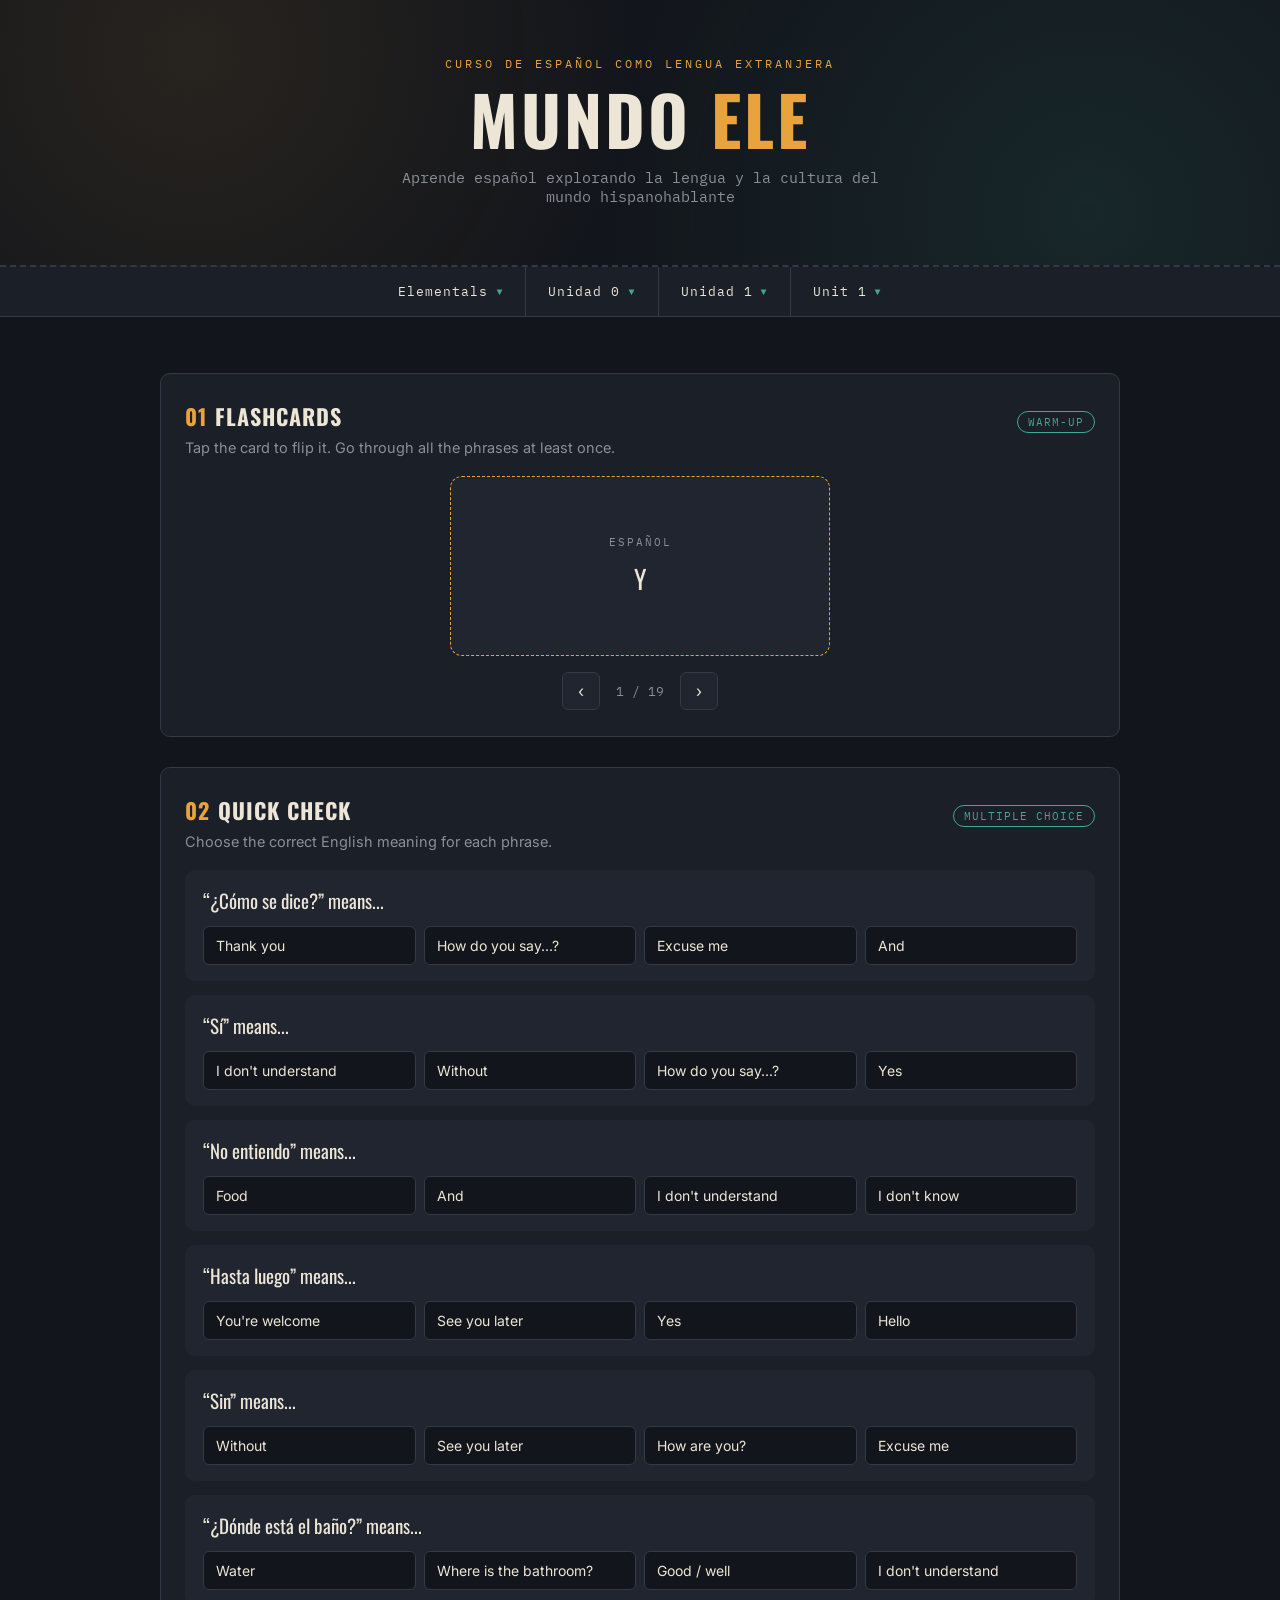
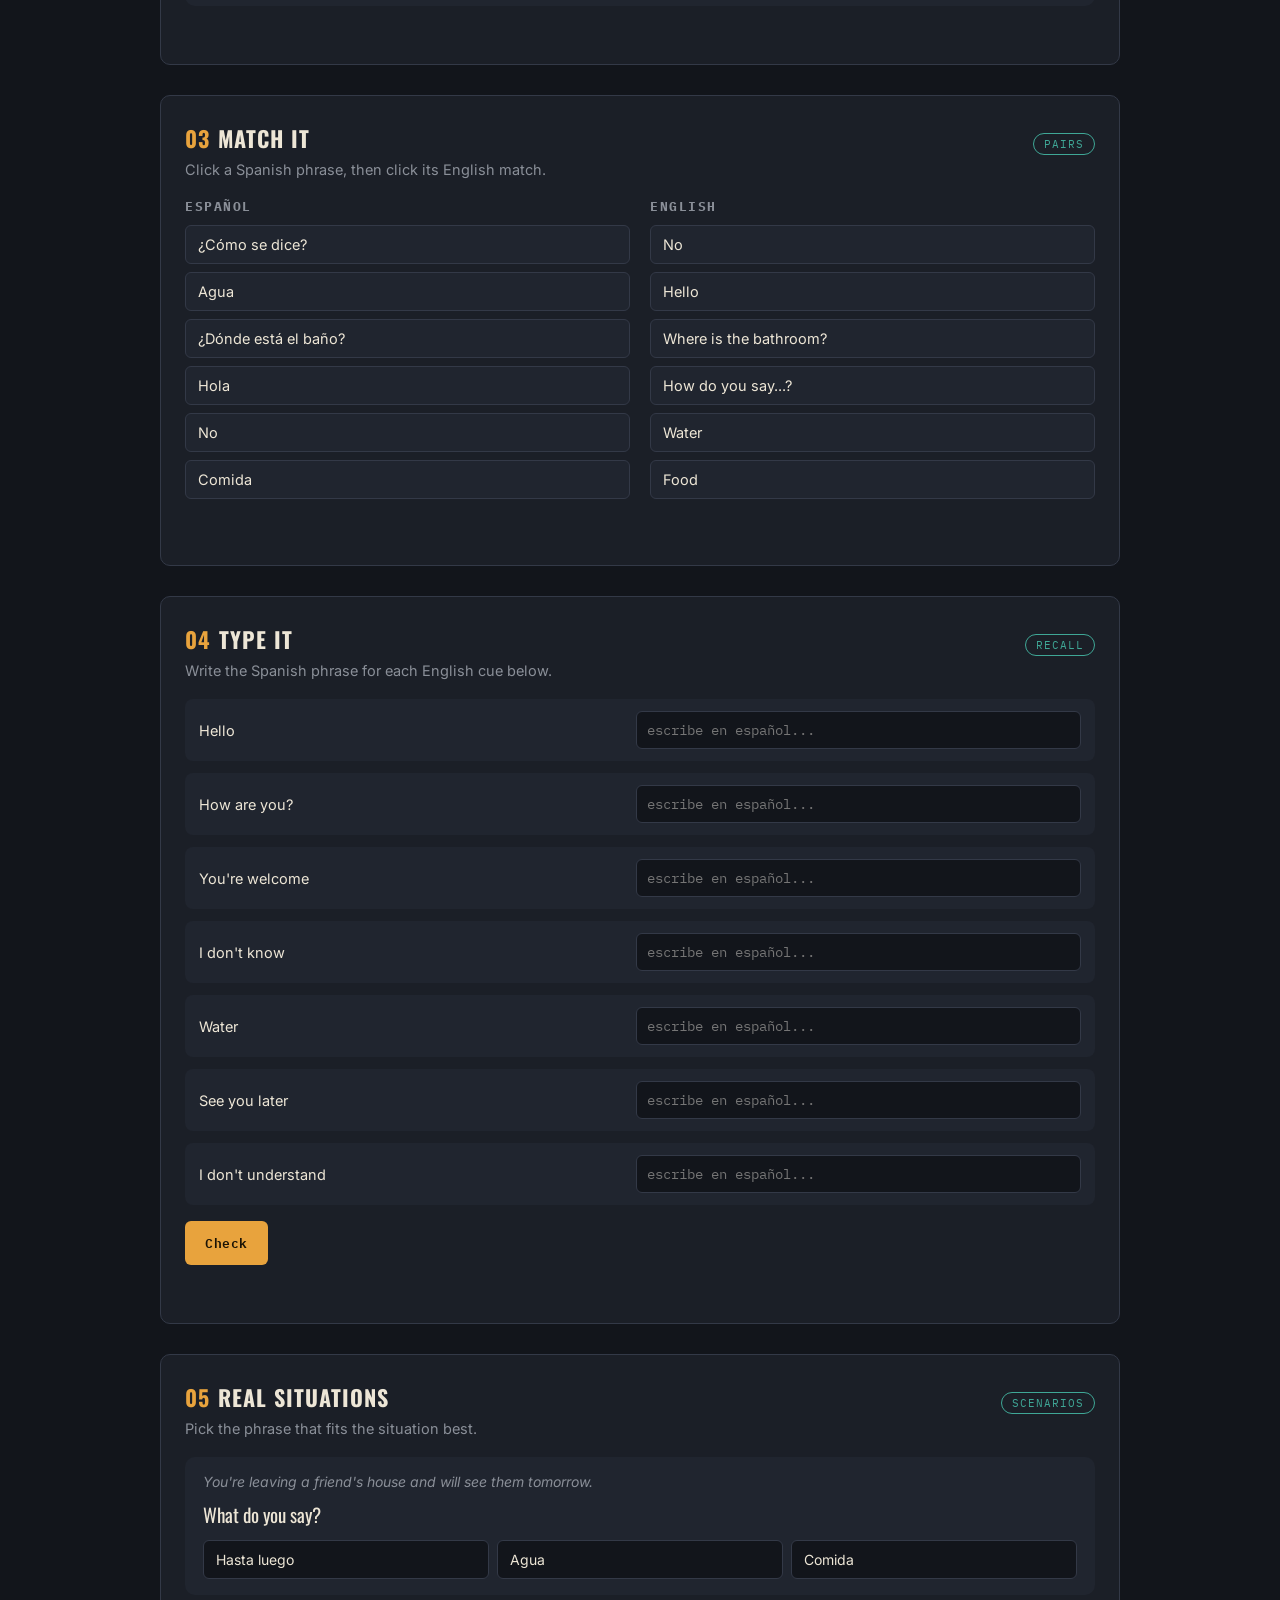
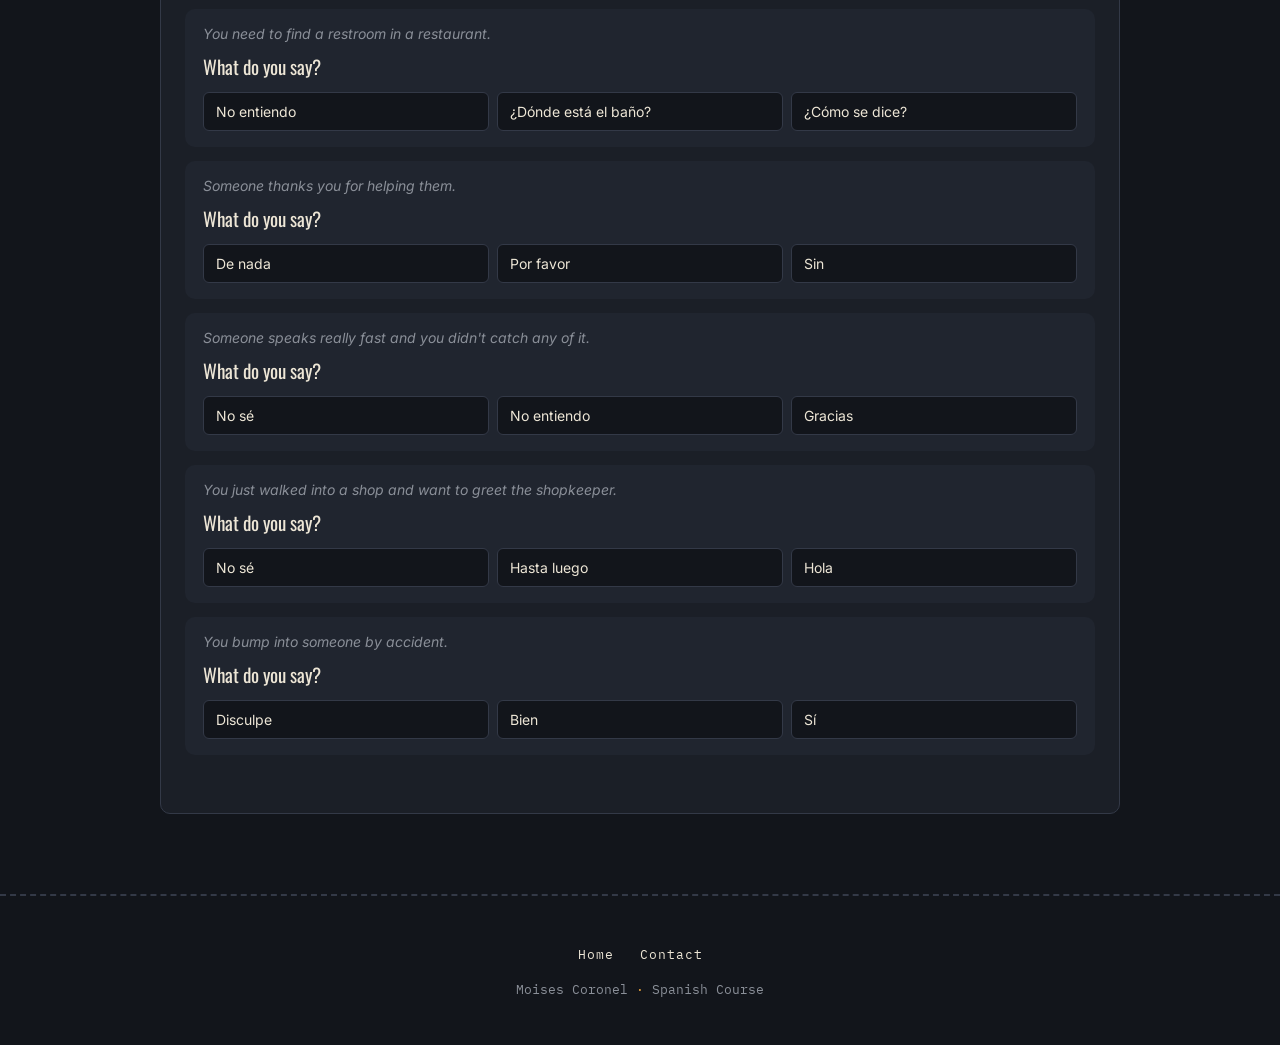
<file: elementals-1.html>
<!DOCTYPE html>
<html lang="es">
<head>
  <meta charset="UTF-8">
  <meta name="viewport" content="width=device-width, initial-scale=1.0">
  <title>Survival Spanish · Practice — Mundo ELE</title>
  <link rel="preconnect" href="https://fonts.googleapis.com">
  <link href="https://fonts.googleapis.com/css2?family=Oswald:wght@500;600;700&family=IBM+Plex+Mono:wght@500;600&family=Inter:wght@400;500;600;700&display=swap" rel="stylesheet">
  <link rel="stylesheet" href="style.css">
  
</head>
<body>

<a class="skip-link" href="#main-content">Saltar al contenido principal</a>

<!-- HEADER (Shared from index.html) -->
<header class="site-header">
  <div class="eyebrow mono">CURSO DE ESPAÑOL COMO LENGUA EXTRANJERA</div>
 <h1>
  <a href="index.html" class="logo-link">
    Mundo <span>ELE</span>
  </a>
</h1>
  <p>Aprende español explorando la lengua y la cultura del mundo hispanohablante</p>
</header>

<!-- NAVBAR (Shared from index.html) -->
   <div id="navbar-placeholder"></div>

<!-- MAIN CONTENT -->
<main id="main-content">
  <div class="exercise-stack">

    <!-- EXERCISE 1: FLASHCARDS -->
    <section class="card">
      <div class="card-head">
        <h2><span class="idx">01</span>Flashcards</h2>
        <span class="tag mono">WARM-UP</span>
      </div>
      <p class="instructions">Tap the card to flip it. Go through all the phrases at least once.</p>
      <div class="flashcard-zone">
        <div class="flashcard" id="flashcard">
          <div class="flashcard-inner">
            <div class="flashcard-face flashcard-front">
              <div class="lbl">ESPAÑOL</div>
              <div class="txt" id="flashFront"></div>
            </div>
            <div class="flashcard-face flashcard-back">
              <div class="lbl">ENGLISH</div>
              <div class="txt" id="flashBack"></div>
            </div>
          </div>
        </div>
        <div class="flash-nav">
          <button onclick="prevCard()">‹</button>
          <span class="flash-counter mono" id="flashCounter">1 / 19</span>
          <button onclick="nextCard()">›</button>
        </div>
      </div>
    </section>

    <!-- EXERCISE 2: MULTIPLE CHOICE -->
    <section class="card">
      <div class="card-head">
        <h2><span class="idx">02</span>Quick Check</h2>
        <span class="tag mono">MULTIPLE CHOICE</span>
      </div>
      <p class="instructions">Choose the correct English meaning for each phrase.</p>
      <div id="quizWrap"></div>
      <div class="feedback" id="fb2"></div>
    </section>

    <!-- EXERCISE 3: MATCHING -->
    <section class="card">
      <div class="card-head">
        <h2><span class="idx">03</span>Match It</h2>
        <span class="tag mono">PAIRS</span>
      </div>
      <p class="instructions">Click a Spanish phrase, then click its English match.</p>
      <div class="match-wrap">
        <div class="match-col">
          <h3>ESPAÑOL</h3>
          <div id="matchLeft"></div>
        </div>
        <div class="match-col">
          <h3>ENGLISH</h3>
          <div id="matchRight"></div>
        </div>
      </div>
      <div class="feedback" id="fb3"></div>
    </section>

    <!-- EXERCISE 4: TYPING -->
    <section class="card">
      <div class="card-head">
        <h2><span class="idx">04</span>Type It</h2>
        <span class="tag mono">RECALL</span>
      </div>
      <p class="instructions">Write the Spanish phrase for each English cue below.</p>
      <div class="type-grid" id="typeGrid"></div>
      <button class="btn-action" onclick="checkTyping()" style="margin-top:16px;">Check</button>
      <div class="feedback" id="fb4"></div>
    </section>

    <!-- EXERCISE 5: SCENARIOS -->
    <section class="card">
      <div class="card-head">
        <h2><span class="idx">05</span>Real Situations</h2>
        <span class="tag mono">SCENARIOS</span>
      </div>
      <p class="instructions">Pick the phrase that fits the situation best.</p>
      <div id="scenarioWrap"></div>
      <div class="feedback" id="fb5"></div>
    </section>

  </div>
</main>

<!-- FOOTER (Shared from index.html) -->
<footer class="site-footer">
  <div class="footer-links">
    <a href="index.html">Home</a>
    <a href="contact.html">Contact</a>
  </div>
  <p class="credit">Moises Coronel <span>·</span> Spanish Course</p>
</footer>
<script src="navbad.js" defer></script>
<script>

/* =========================================================
   NAVBAR: Funcionalidad Dropdown
========================================================= */
(function(){
  "use strict";
  var navItems = Array.prototype.slice.call(document.querySelectorAll('.nav-item'));
  var isTouchOrNoHover = window.matchMedia('(hover: none), (pointer: coarse)').matches;

  function closeAll(exceptItem){
    navItems.forEach(function(item){
      if(item !== exceptItem){
        item.classList.remove('open');
        var btn = item.querySelector('.nav-toggle');
        if(btn) btn.setAttribute('aria-expanded', 'false');
      }
    });
  }

  function openItem(item){
    item.classList.add('open');
    var btn = item.querySelector('.nav-toggle');
    if(btn) btn.setAttribute('aria-expanded', 'true');
  }

  function closeItem(item){
    item.classList.remove('open');
    var btn = item.querySelector('.nav-toggle');
    if(btn) btn.setAttribute('aria-expanded', 'false');
  }

  navItems.forEach(function(item){
    var toggle = item.querySelector('.nav-toggle');

    toggle.addEventListener('click', function(e){
      e.stopPropagation();
      var willOpen = !item.classList.contains('open');
      closeAll(item);
      if(willOpen){
        openItem(item);
      } else {
        closeItem(item);
      }
    });

    if(!isTouchOrNoHover){
      item.addEventListener('mouseenter', function(){
        closeAll(item);
        openItem(item);
      });
      item.addEventListener('mouseleave', function(){
        closeItem(item);
      });
    }

    item.addEventListener('keydown', function(e){
      if(e.key === 'Escape'){
        closeItem(item);
        toggle.focus();
      }
    });
  });

  document.addEventListener('click', function(e){
    if(!e.target.closest('.nav-item')){
      closeAll(null);
    }
  });

  document.addEventListener('keydown', function(e){
    if(e.key === 'Escape'){
      closeAll(null);
    }
  });
})();

/* =========================================================
   LÓGICA DE EJERCICIOS Y VOCABULARIO (Survival Spanish)
========================================================= */
const VOCAB = [
  {es:"Hola", en:"Hello"},
  {es:"¿Cómo estás?", en:"How are you?"},
  {es:"Hasta luego", en:"See you later"},
  {es:"Gracias", en:"Thank you"},
  {es:"Por favor", en:"Please"},
  {es:"Disculpe", en:"Excuse me"},
  {es:"Y", en:"And"},
  {es:"Sin", en:"Without"},
  {es:"No", en:"No"},
  {es:"Sí", en:"Yes"},
  {es:"Bien", en:"Good / well"},
  {es:"De nada", en:"You're welcome"},
  {es:"¿Dónde está el baño?", en:"Where is the bathroom?"},
  {es:"No sé", en:"I don't know"},
  {es:"¿Cómo se dice?", en:"How do you say...?"},
  {es:"No entiendo", en:"I don't understand"},
  {es:"No hablo español", en:"I don't speak Spanish"},
  {es:"Agua", en:"Water"},
  {es:"Comida", en:"Food"},
];

function normalize(str){
  return str.trim().toLowerCase()
    .replace(/á/g,"a").replace(/é/g,"e").replace(/í/g,"i").replace(/ó/g,"o").replace(/ú/g,"u")
    .replace(/¿|\?|¡|!/g,"").replace(/\s+/g," ");
}
function shuffle(arr){ return [...arr].sort(()=>Math.random()-0.5); }

/* STAMPS */
let stampsOn = 0;
function earnStamp(n){
  if(n<=stampsOn) return;
  stampsOn = n;
  document.querySelectorAll('.stamp').forEach(s=>{
    if(parseInt(s.dataset.i)<=stampsOn) s.classList.add('on');
  });
}

/* EXERCISE 1: FLASHCARDS */
let flashOrder = shuffle(VOCAB);
let flashIdx = 0;
const flashcardEl = document.getElementById('flashcard');
function renderFlash(){
  document.getElementById('flashFront').textContent = flashOrder[flashIdx].es;
  document.getElementById('flashBack').textContent = flashOrder[flashIdx].en;
  document.getElementById('flashCounter').textContent = `${flashIdx+1} / ${flashOrder.length}`;
  flashcardEl.classList.remove('flipped');
}
flashcardEl.onclick = ()=> flashcardEl.classList.toggle('flipped');
function nextCard(){
  flashIdx = (flashIdx+1) % flashOrder.length;
  renderFlash();
  if(flashIdx === flashOrder.length-1) earnStamp(1);
}
function prevCard(){
  flashIdx = (flashIdx-1+flashOrder.length) % flashOrder.length;
  renderFlash();
}
renderFlash();

/* EXERCISE 2: MULTIPLE CHOICE */
const quizItems = shuffle(VOCAB).slice(0,6);
const quizWrap = document.getElementById('quizWrap');
let quizCorrect = 0;
let quizAnswered = 0;

quizItems.forEach((item,qi)=>{
  const wrongPool = shuffle(VOCAB.filter(v=>v.en!==item.en)).slice(0,3).map(v=>v.en);
  const options = shuffle([item.en, ...wrongPool]);

  const qDiv = document.createElement('div');
  qDiv.className='quiz-q';
  qDiv.innerHTML = `<div class="prompt">“${item.es}” means...</div>`;
  const optDiv = document.createElement('div');
  optDiv.className='quiz-options';
  options.forEach(opt=>{
    const b = document.createElement('button');
    b.textContent = opt;
    b.onclick = ()=>{
      const buttons = optDiv.querySelectorAll('button');
      buttons.forEach(bt=>bt.disabled=true);
      if(opt === item.en){
        b.classList.add('correct');
        quizCorrect++;
      } else {
        b.classList.add('wrong');
        buttons.forEach(bt=>{ if(bt.textContent===item.en) bt.classList.add('correct'); });
      }
      quizAnswered++;
      updateQuizFeedback();
    };
    optDiv.appendChild(b);
  });
  qDiv.appendChild(optDiv);
  quizWrap.appendChild(qDiv);
});

function updateQuizFeedback(){
  const fb = document.getElementById('fb2');
  if(quizAnswered === quizItems.length){
    fb.textContent = `Score: ${quizCorrect} / ${quizItems.length}`;
    fb.className = quizCorrect===quizItems.length ? 'feedback good' : 'feedback bad';
    if(quizCorrect===quizItems.length) earnStamp(2);
  } else {
    fb.textContent = `Answered ${quizAnswered} / ${quizItems.length}`;
    fb.className='feedback';
  }
}

/* EXERCISE 3: MATCHING */
const matchItems = shuffle(VOCAB).slice(0,6);
const leftOrder = shuffle(matchItems);
const rightOrder = shuffle(matchItems);
const matchLeft = document.getElementById('matchLeft');
const matchRight = document.getElementById('matchRight');
let selectedLeft = null, selectedRight = null;
let matchedCount = 0;

leftOrder.forEach(item=>{
  const d = document.createElement('div');
  d.className='match-item';
  d.textContent = item.es;
  d.dataset.en = item.en;
  d.onclick = ()=>selectMatch(d,'left');
  matchLeft.appendChild(d);
});
rightOrder.forEach(item=>{
  const d = document.createElement('div');
  d.className='match-item';
  d.textContent = item.en;
  d.dataset.en = item.en;
  d.onclick = ()=>selectMatch(d,'right');
  matchRight.appendChild(d);
});

function selectMatch(el, side){
  if(el.classList.contains('matched')) return;
  if(side==='left'){
    if(selectedLeft) selectedLeft.classList.remove('selected');
    selectedLeft = el; el.classList.add('selected');
  } else {
    if(selectedRight) selectedRight.classList.remove('selected');
    selectedRight = el; el.classList.add('selected');
  }
  if(selectedLeft && selectedRight){
    if(selectedLeft.dataset.en === selectedRight.dataset.en){
      selectedLeft.classList.remove('selected'); selectedLeft.classList.add('matched');
      selectedRight.classList.remove('selected'); selectedRight.classList.add('matched');
      matchedCount++;
      const fb = document.getElementById('fb3');
      if(matchedCount === matchItems.length){
        fb.textContent = "All matched! 🎯";
        fb.className='feedback good';
        earnStamp(3);
      } else {
        fb.textContent = `${matchedCount} / ${matchItems.length} matched`;
        fb.className='feedback';
      }
    } else {
      selectedLeft.classList.add('shake');
      selectedRight.classList.add('shake');
      setTimeout(()=>{
        selectedLeft.classList.remove('selected','shake');
        selectedRight.classList.remove('selected','shake');
      }, 500);
    }
    selectedLeft = null; selectedRight = null;
  }
}

/* EXERCISE 4: TYPING */
const typeItems = shuffle(VOCAB).slice(0,7);
const typeGrid = document.getElementById('typeGrid');
typeItems.forEach(item=>{
  const d = document.createElement('div');
  d.className='type-item';
  d.innerHTML = `<div class="en">${item.en}</div><input type="text" data-answer="${item.es}" placeholder="escribe en español...">`;
  typeGrid.appendChild(d);
});
function checkTyping(){
  const inputs = typeGrid.querySelectorAll('input');
  let correct = 0;
  inputs.forEach(inp=>{
    if(normalize(inp.value)===normalize(inp.dataset.answer)){
      inp.classList.add('correct'); inp.classList.remove('wrong');
      correct++;
    } else {
      inp.classList.add('wrong'); inp.classList.remove('correct');
    }
  });
  const fb = document.getElementById('fb4');
  if(correct===inputs.length){
    fb.textContent = `Perfect, ${correct}/${inputs.length} correct.`;
    fb.className='feedback good';
    earnStamp(4);
  } else {
    fb.textContent = `${correct}/${inputs.length} correct. Check the red ones.`;
    fb.className='feedback bad';
  }
}

/* EXERCISE 5: SCENARIOS */
const scenarios = [
  {situation:"You just walked into a shop and want to greet the shopkeeper.", correct:"Hola", options:["Hola","Hasta luego","No sé"]},
  {situation:"You need to find a restroom in a restaurant.", correct:"¿Dónde está el baño?", options:["¿Cómo se dice?","¿Dónde está el baño?","No entiendo"]},
  {situation:"Someone thanks you for helping them.", correct:"De nada", options:["De nada","Por favor","Sin"]},
  {situation:"You bump into someone by accident.", correct:"Disculpe", options:["Bien","Disculpe","Sí"]},
  {situation:"Someone speaks really fast and you didn't catch any of it.", correct:"No entiendo", options:["No sé","No entiendo","Gracias"]},
  {situation:"You're leaving a friend's house and will see them tomorrow.", correct:"Hasta luego", options:["Hasta luego","Agua","Comida"]},
];
const scenarioWrap = document.getElementById('scenarioWrap');
let scenarioAnswered = 0, scenarioCorrect = 0;

shuffle(scenarios).forEach(sc=>{
  const d = document.createElement('div');
  d.className='scenario';
  d.innerHTML = `<div class="situation">${sc.situation}</div>
    <div class="prompt">What do you say?</div>`;
  const optDiv = document.createElement('div');
  optDiv.className='quiz-options';
  shuffle(sc.options).forEach(opt=>{
    const b = document.createElement('button');
    b.textContent = opt;
    b.onclick = ()=>{
      const buttons = optDiv.querySelectorAll('button');
      buttons.forEach(bt=>bt.disabled=true);
      if(opt===sc.correct){
        b.classList.add('correct');
        scenarioCorrect++;
      } else {
        b.classList.add('wrong');
        buttons.forEach(bt=>{ if(bt.textContent===sc.correct) bt.classList.add('correct'); });
      }
      scenarioAnswered++;
      const fb = document.getElementById('fb5');
      if(scenarioAnswered===scenarios.length){
        fb.textContent = `Score: ${scenarioCorrect} / ${scenarios.length}`;
        fb.className = scenarioCorrect===scenarios.length ? 'feedback good' : 'feedback bad';
        if(scenarioCorrect===scenarios.length) earnStamp(5);
      } else {
        fb.textContent = `Answered ${scenarioAnswered} / ${scenarios.length}`;
        fb.className='feedback';
      }
    };
    optDiv.appendChild(b);
  });
  d.appendChild(optDiv);
  scenarioWrap.appendChild(d);
});
</script>

</body>
</html>
</file>
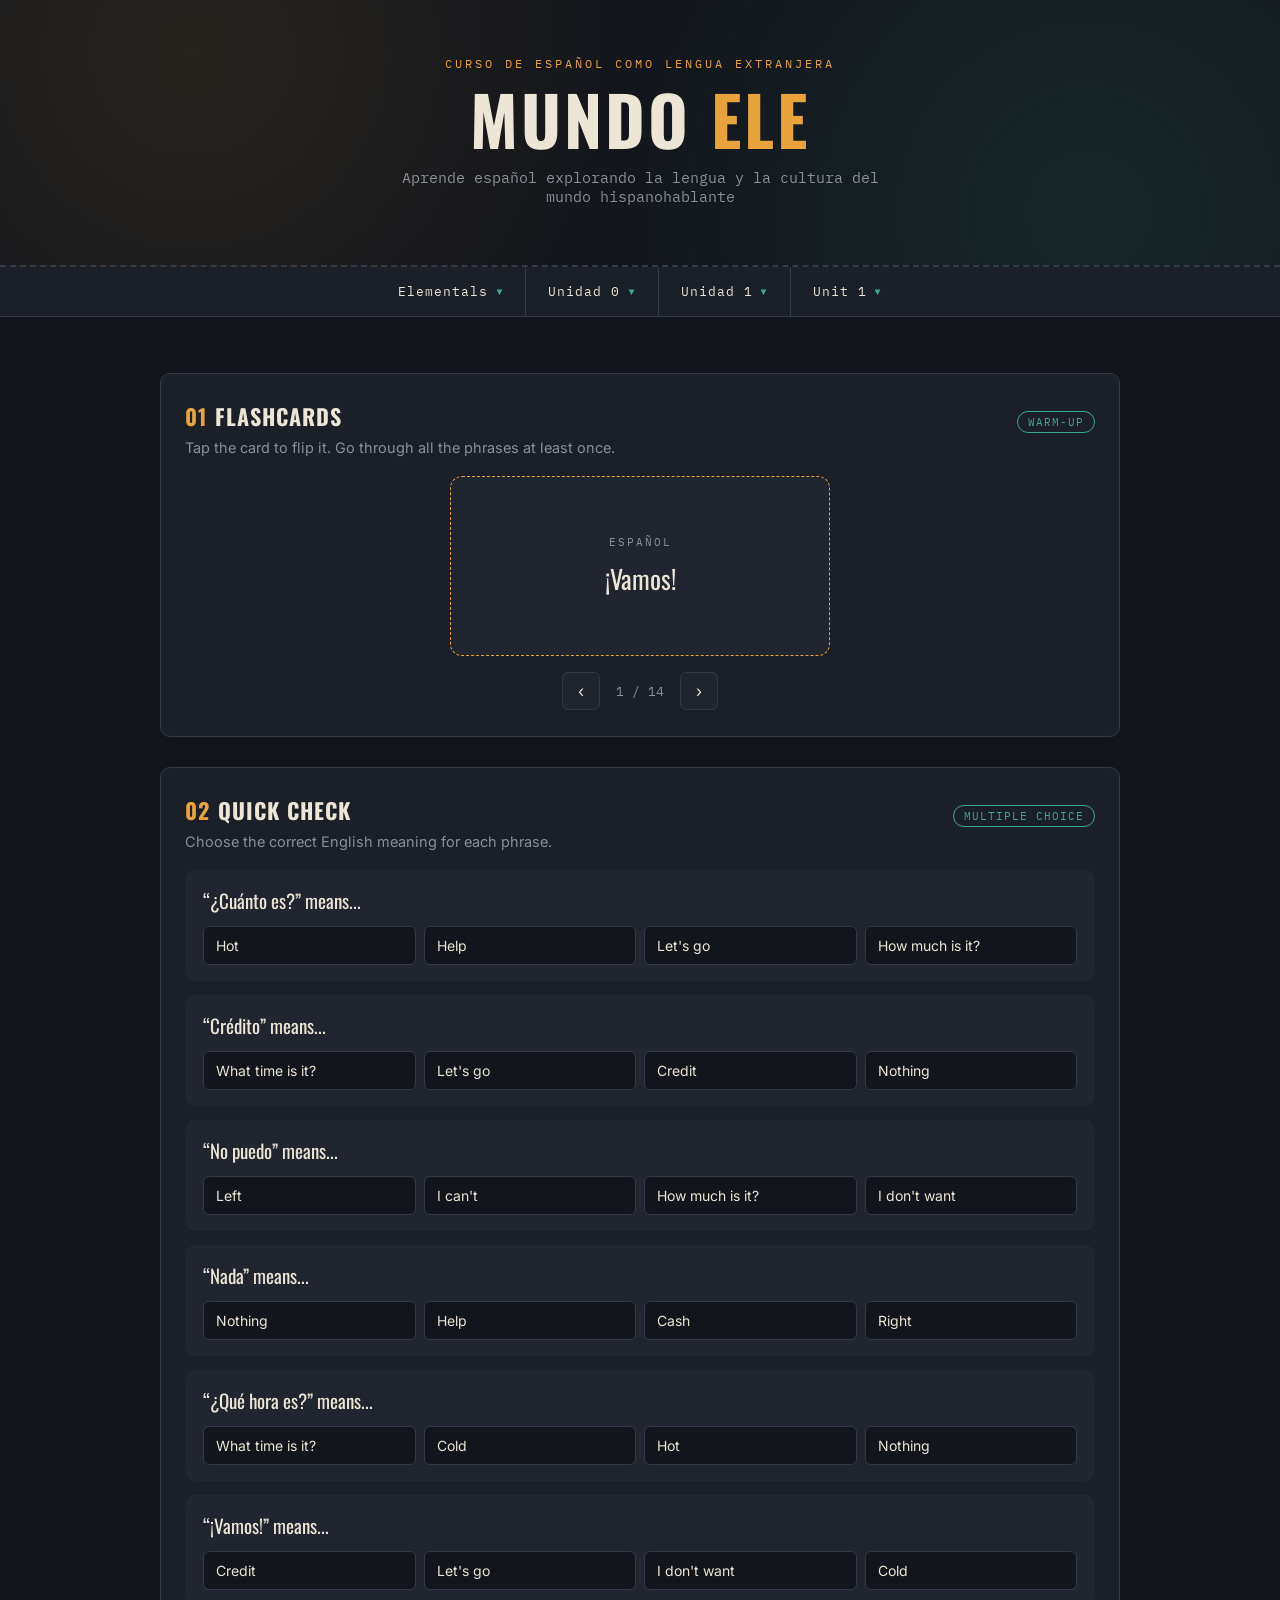
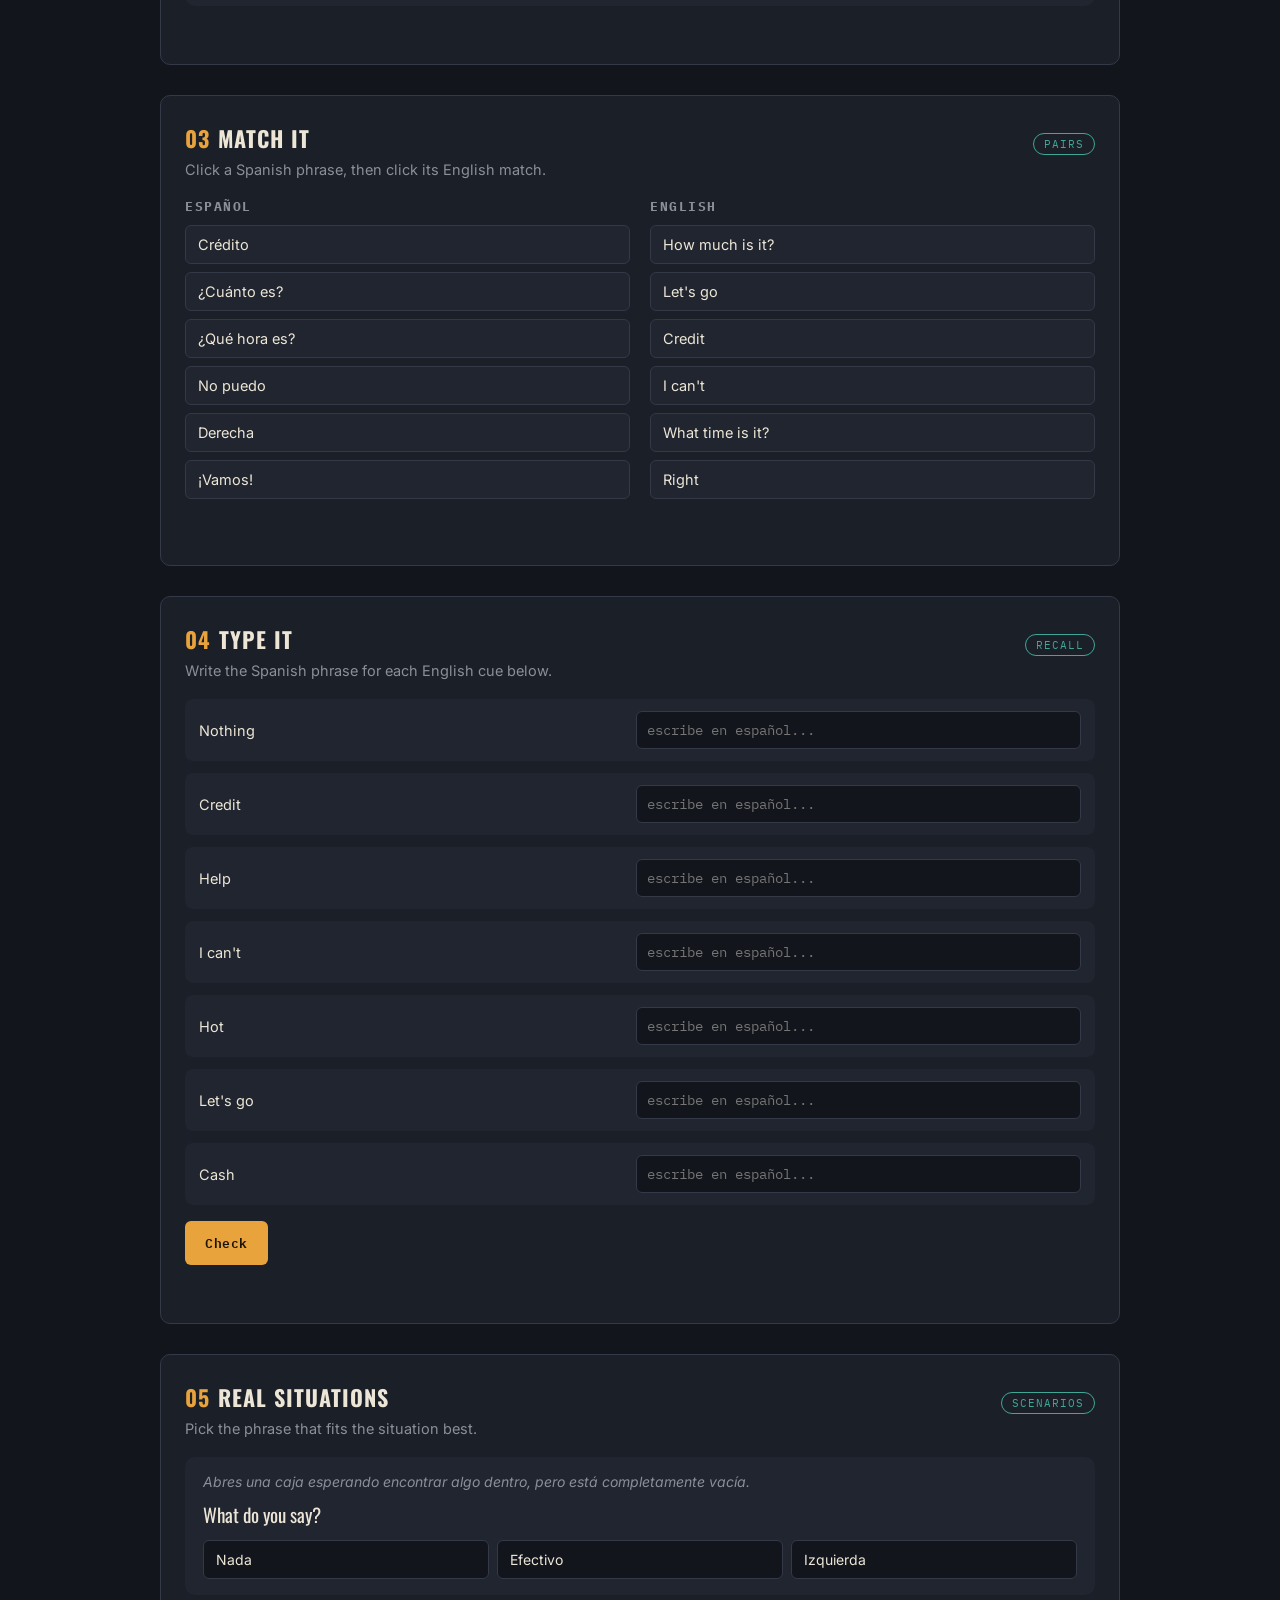
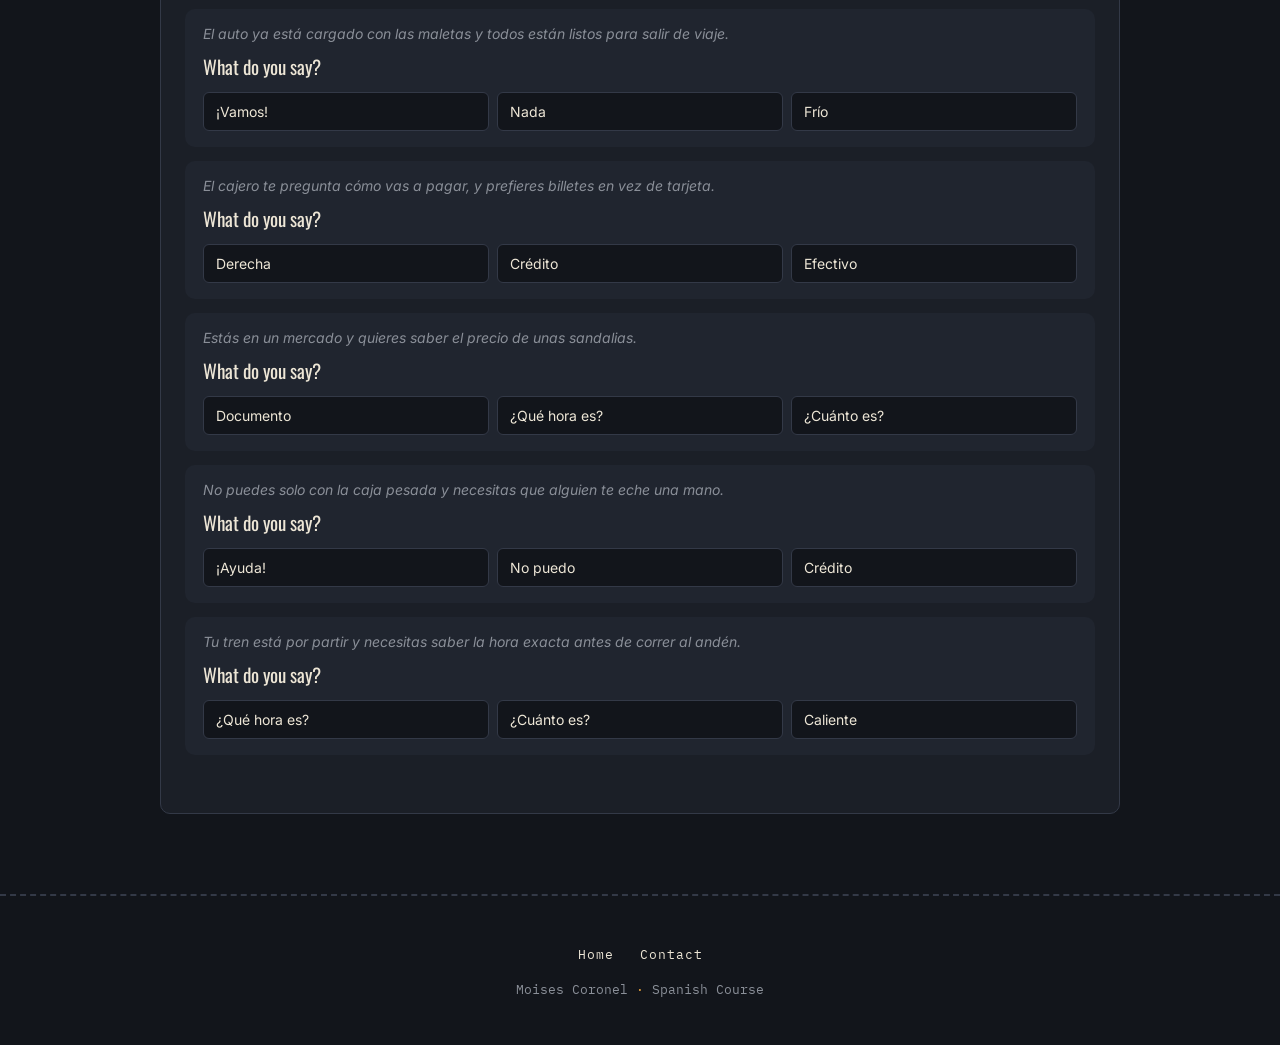
<file: elementals-2.html>
<!DOCTYPE html>
<html lang="es">
<head>
  <meta charset="UTF-8">
  <meta name="viewport" content="width=device-width, initial-scale=1.0">
  <title>Survival Spanish 2 · Practice — Mundo ELE</title>
  <link rel="preconnect" href="https://fonts.googleapis.com">
  <link href="https://fonts.googleapis.com/css2?family=Oswald:wght@500;600;700&family=IBM+Plex+Mono:wght@500;600&family=Inter:wght@400;500;600;700&display=swap" rel="stylesheet">
  <link rel="stylesheet" href="style.css">
  <script src="navbad.js" defer></script>

</head>
<body>

<a class="skip-link" href="#main-content">Saltar al contenido principal</a>

<!-- HEADER (Shared from index.html) -->
<header class="site-header">
  <div class="eyebrow mono">CURSO DE ESPAÑOL COMO LENGUA EXTRANJERA</div>
 <h1>
  <a href="index.html" class="logo-link">
    Mundo <span>ELE</span>
  </a>
</h1>
  <p>Aprende español explorando la lengua y la cultura del mundo hispanohablante</p>
</header>

<!-- NAVBAR (Shared from navbar.html) -->
<div id="navbar-placeholder"></div>

<!-- MAIN CONTENT -->
<main id="main-content">
  <div class="exercise-stack">

    <!-- EXERCISE 1: FLASHCARDS -->
    <section class="card">
      <div class="card-head">
        <h2><span class="idx">01</span>Flashcards</h2>
        <span class="tag mono">WARM-UP</span>
      </div>
      <p class="instructions">Tap the card to flip it. Go through all the phrases at least once.</p>
      <div class="flashcard-zone">
        <div class="flashcard" id="flashcard">
          <div class="flashcard-inner">
            <div class="flashcard-face flashcard-front">
              <div class="lbl">ESPAÑOL</div>
              <div class="txt" id="flashFront"></div>
            </div>
            <div class="flashcard-face flashcard-back">
              <div class="lbl">ENGLISH</div>
              <div class="txt" id="flashBack"></div>
            </div>
          </div>
        </div>
        <div class="flash-nav">
          <button onclick="prevCard()">‹</button>
          <span class="flash-counter mono" id="flashCounter">1 / 14</span>
          <button onclick="nextCard()">›</button>
        </div>
      </div>
    </section>

    <!-- EXERCISE 2: MULTIPLE CHOICE -->
    <section class="card">
      <div class="card-head">
        <h2><span class="idx">02</span>Quick Check</h2>
        <span class="tag mono">MULTIPLE CHOICE</span>
      </div>
      <p class="instructions">Choose the correct English meaning for each phrase.</p>
      <div id="quizWrap"></div>
      <div class="feedback" id="fb2"></div>
    </section>

    <!-- EXERCISE 3: MATCHING -->
    <section class="card">
      <div class="card-head">
        <h2><span class="idx">03</span>Match It</h2>
        <span class="tag mono">PAIRS</span>
      </div>
      <p class="instructions">Click a Spanish phrase, then click its English match.</p>
      <div class="match-wrap">
        <div class="match-col">
          <h3>ESPAÑOL</h3>
          <div id="matchLeft"></div>
        </div>
        <div class="match-col">
          <h3>ENGLISH</h3>
          <div id="matchRight"></div>
        </div>
      </div>
      <div class="feedback" id="fb3"></div>
    </section>

    <!-- EXERCISE 4: TYPING -->
    <section class="card">
      <div class="card-head">
        <h2><span class="idx">04</span>Type It</h2>
        <span class="tag mono">RECALL</span>
      </div>
      <p class="instructions">Write the Spanish phrase for each English cue below.</p>
      <div class="type-grid" id="typeGrid"></div>
      <button class="btn-action" onclick="checkTyping()" style="margin-top:16px;">Check</button>
      <div class="feedback" id="fb4"></div>
    </section>

    <!-- EXERCISE 5: SCENARIOS -->
    <section class="card">
      <div class="card-head">
        <h2><span class="idx">05</span>Real Situations</h2>
        <span class="tag mono">SCENARIOS</span>
      </div>
      <p class="instructions">Pick the phrase that fits the situation best.</p>
      <div id="scenarioWrap"></div>
      <div class="feedback" id="fb5"></div>
    </section>

  </div>
</main>

<!-- FOOTER (Shared from index.html) -->
<footer class="site-footer">
  <div class="footer-links">
    <a href="index.html">Home</a>
    <a href="contact.html">Contact</a>
  </div>
  <p class="credit">Moises Coronel <span>·</span> Spanish Course</p>
</footer>

<script>
/* =========================================================
   NAVBAR: Funcionalidad Dropdown
========================================================= */
(function(){
  "use strict";
  var navItems = Array.prototype.slice.call(document.querySelectorAll('.nav-item'));
  var isTouchOrNoHover = window.matchMedia('(hover: none), (pointer: coarse)').matches;

  function closeAll(exceptItem){
    navItems.forEach(function(item){
      if(item !== exceptItem){
        item.classList.remove('open');
        var btn = item.querySelector('.nav-toggle');
        if(btn) btn.setAttribute('aria-expanded', 'false');
      }
    });
  }

  function openItem(item){
    item.classList.add('open');
    var btn = item.querySelector('.nav-toggle');
    if(btn) btn.setAttribute('aria-expanded', 'true');
  }

  function closeItem(item){
    item.classList.remove('open');
    var btn = item.querySelector('.nav-toggle');
    if(btn) btn.setAttribute('aria-expanded', 'false');
  }

  navItems.forEach(function(item){
    var toggle = item.querySelector('.nav-toggle');

    toggle.addEventListener('click', function(e){
      e.stopPropagation();
      var willOpen = !item.classList.contains('open');
      closeAll(item);
      if(willOpen){
        openItem(item);
      } else {
        closeItem(item);
      }
    });

    if(!isTouchOrNoHover){
      item.addEventListener('mouseenter', function(){
        closeAll(item);
        openItem(item);
      });
      item.addEventListener('mouseleave', function(){
        closeItem(item);
      });
    }

    item.addEventListener('keydown', function(e){
      if(e.key === 'Escape'){
        closeItem(item);
        toggle.focus();
      }
    });
  });

  document.addEventListener('click', function(e){
    if(!e.target.closest('.nav-item')){
      closeAll(null);
    }
  });

  document.addEventListener('keydown', function(e){
    if(e.key === 'Escape'){
      closeAll(null);
    }
  });
})();

/* =========================================================
   LÓGICA DE EJERCICIOS Y VOCABULARIO (Survival Spanish 2)
========================================================= */
const VOCAB = [
  {es:"¿Cuánto es?", en:"How much is it?"},
  {es:"¡Vamos!", en:"Let's go"},
  {es:"¡Ayuda!", en:"Help"},
  {es:"Nada", en:"Nothing"},
  {es:"No quiero", en:"I don't want"},
  {es:"No puedo", en:"I can't"},
  {es:"¿Qué hora es?", en:"What time is it?"},
  {es:"Crédito", en:"Credit"},
  {es:"Efectivo", en:"Cash"},
  {es:"Caliente", en:"Hot"},
  {es:"Frío", en:"Cold"},
  {es:"Derecha", en:"Right"},
  {es:"Izquierda", en:"Left"},
  {es:"Documento", en:"Document"},
];

function normalize(str){
  return str.trim().toLowerCase()
    .replace(/á/g,"a").replace(/é/g,"e").replace(/í/g,"i").replace(/ó/g,"o").replace(/ú/g,"u")
    .replace(/¿|\?|¡|!/g,"").replace(/\s+/g," ");
}
function shuffle(arr){ return [...arr].sort(()=>Math.random()-0.5); }

/* STAMPS */
let stampsOn = 0;
function earnStamp(n){
  if(n<=stampsOn) return;
  stampsOn = n;
  document.querySelectorAll('.stamp').forEach(s=>{
    if(parseInt(s.dataset.i)<=stampsOn) s.classList.add('on');
  });
}

/* EXERCISE 1: FLASHCARDS */
let flashOrder = shuffle(VOCAB);
let flashIdx = 0;
const flashcardEl = document.getElementById('flashcard');
function renderFlash(){
  document.getElementById('flashFront').textContent = flashOrder[flashIdx].es;
  document.getElementById('flashBack').textContent = flashOrder[flashIdx].en;
  document.getElementById('flashCounter').textContent = `${flashIdx+1} / ${flashOrder.length}`;
  flashcardEl.classList.remove('flipped');
}
flashcardEl.onclick = ()=> flashcardEl.classList.toggle('flipped');
function nextCard(){
  flashIdx = (flashIdx+1) % flashOrder.length;
  renderFlash();
  if(flashIdx === flashOrder.length-1) earnStamp(1);
}
function prevCard(){
  flashIdx = (flashIdx-1+flashOrder.length) % flashOrder.length;
  renderFlash();
}
renderFlash();

/* EXERCISE 2: MULTIPLE CHOICE */
const quizItems = shuffle(VOCAB).slice(0,6);
const quizWrap = document.getElementById('quizWrap');
let quizCorrect = 0;
let quizAnswered = 0;

quizItems.forEach((item,qi)=>{
  const wrongPool = shuffle(VOCAB.filter(v=>v.en!==item.en)).slice(0,3).map(v=>v.en);
  const options = shuffle([item.en, ...wrongPool]);

  const qDiv = document.createElement('div');
  qDiv.className='quiz-q';
  qDiv.innerHTML = `<div class="prompt">“${item.es}” means...</div>`;
  const optDiv = document.createElement('div');
  optDiv.className='quiz-options';
  options.forEach(opt=>{
    const b = document.createElement('button');
    b.textContent = opt;
    b.onclick = ()=>{
      const buttons = optDiv.querySelectorAll('button');
      buttons.forEach(bt=>bt.disabled=true);
      if(opt === item.en){
        b.classList.add('correct');
        quizCorrect++;
      } else {
        b.classList.add('wrong');
        buttons.forEach(bt=>{ if(bt.textContent===item.en) bt.classList.add('correct'); });
      }
      quizAnswered++;
      updateQuizFeedback();
    };
    optDiv.appendChild(b);
  });
  qDiv.appendChild(optDiv);
  quizWrap.appendChild(qDiv);
});

function updateQuizFeedback(){
  const fb = document.getElementById('fb2');
  if(quizAnswered === quizItems.length){
    fb.textContent = `Score: ${quizCorrect} / ${quizItems.length}`;
    fb.className = quizCorrect===quizItems.length ? 'feedback good' : 'feedback bad';
    if(quizCorrect===quizItems.length) earnStamp(2);
  } else {
    fb.textContent = `Answered ${quizAnswered} / ${quizItems.length}`;
    fb.className='feedback';
  }
}

/* EXERCISE 3: MATCHING */
const matchItems = shuffle(VOCAB).slice(0,6);
const leftOrder = shuffle(matchItems);
const rightOrder = shuffle(matchItems);
const matchLeft = document.getElementById('matchLeft');
const matchRight = document.getElementById('matchRight');
let selectedLeft = null, selectedRight = null;
let matchedCount = 0;

leftOrder.forEach(item=>{
  const d = document.createElement('div');
  d.className='match-item';
  d.textContent = item.es;
  d.dataset.en = item.en;
  d.onclick = ()=>selectMatch(d,'left');
  matchLeft.appendChild(d);
});
rightOrder.forEach(item=>{
  const d = document.createElement('div');
  d.className='match-item';
  d.textContent = item.en;
  d.dataset.en = item.en;
  d.onclick = ()=>selectMatch(d,'right');
  matchRight.appendChild(d);
});

function selectMatch(el, side){
  if(el.classList.contains('matched')) return;
  if(side==='left'){
    if(selectedLeft) selectedLeft.classList.remove('selected');
    selectedLeft = el; el.classList.add('selected');
  } else {
    if(selectedRight) selectedRight.classList.remove('selected');
    selectedRight = el; el.classList.add('selected');
  }
  if(selectedLeft && selectedRight){
    if(selectedLeft.dataset.en === selectedRight.dataset.en){
      selectedLeft.classList.remove('selected'); selectedLeft.classList.add('matched');
      selectedRight.classList.remove('selected'); selectedRight.classList.add('matched');
      matchedCount++;
      const fb = document.getElementById('fb3');
      if(matchedCount === matchItems.length){
        fb.textContent = "All matched! 🎯";
        fb.className='feedback good';
        earnStamp(3);
      } else {
        fb.textContent = `${matchedCount} / ${matchItems.length} matched`;
        fb.className='feedback';
      }
    } else {
      selectedLeft.classList.add('shake');
      selectedRight.classList.add('shake');
      setTimeout(()=>{
        selectedLeft.classList.remove('selected','shake');
        selectedRight.classList.remove('selected','shake');
      }, 500);
    }
    selectedLeft = null; selectedRight = null;
  }
}

/* EXERCISE 4: TYPING */
const typeItems = shuffle(VOCAB).slice(0,7);
const typeGrid = document.getElementById('typeGrid');
typeItems.forEach(item=>{
  const d = document.createElement('div');
  d.className='type-item';
  d.innerHTML = `<div class="en">${item.en}</div><input type="text" data-answer="${item.es}" placeholder="escribe en español...">`;
  typeGrid.appendChild(d);
});
function checkTyping(){
  const inputs = typeGrid.querySelectorAll('input');
  let correct = 0;
  inputs.forEach(inp=>{
    if(normalize(inp.value)===normalize(inp.dataset.answer)){
      inp.classList.add('correct'); inp.classList.remove('wrong');
      correct++;
    } else {
      inp.classList.add('wrong'); inp.classList.remove('correct');
    }
  });
  const fb = document.getElementById('fb4');
  if(correct===inputs.length){
    fb.textContent = `Perfect, ${correct}/${inputs.length} correct.`;
    fb.className='feedback good';
    earnStamp(4);
  } else {
    fb.textContent = `${correct}/${inputs.length} correct. Check the red ones.`;
    fb.className='feedback bad';
  }
}

/* EXERCISE 5: SCENARIOS */
const scenarios = [
  {situation:"Estás en un mercado y quieres saber el precio de unas sandalias.", correct:"¿Cuánto es?", options:["¿Cuánto es?","¿Qué hora es?","Documento"]},
  {situation:"El auto ya está cargado con las maletas y todos están listos para salir de viaje.", correct:"¡Vamos!", options:["¡Vamos!","Nada","Frío"]},
  {situation:"No puedes solo con la caja pesada y necesitas que alguien te eche una mano.", correct:"¡Ayuda!", options:["¡Ayuda!","No puedo","Crédito"]},
  {situation:"Abres una caja esperando encontrar algo dentro, pero está completamente vacía.", correct:"Nada", options:["Nada","Efectivo","Izquierda"]},
  {situation:"Tu tren está por partir y necesitas saber la hora exacta antes de correr al andén.", correct:"¿Qué hora es?", options:["¿Qué hora es?","¿Cuánto es?","Caliente"]},
  {situation:"El cajero te pregunta cómo vas a pagar, y prefieres billetes en vez de tarjeta.", correct:"Efectivo", options:["Efectivo","Crédito","Derecha"]},
];
const scenarioWrap = document.getElementById('scenarioWrap');
let scenarioAnswered = 0, scenarioCorrect = 0;

shuffle(scenarios).forEach(sc=>{
  const d = document.createElement('div');
  d.className='scenario';
  d.innerHTML = `<div class="situation">${sc.situation}</div>
    <div class="prompt">What do you say?</div>`;
  const optDiv = document.createElement('div');
  optDiv.className='quiz-options';
  shuffle(sc.options).forEach(opt=>{
    const b = document.createElement('button');
    b.textContent = opt;
    b.onclick = ()=>{
      const buttons = optDiv.querySelectorAll('button');
      buttons.forEach(bt=>bt.disabled=true);
      if(opt===sc.correct){
        b.classList.add('correct');
        scenarioCorrect++;
      } else {
        b.classList.add('wrong');
        buttons.forEach(bt=>{ if(bt.textContent===sc.correct) bt.classList.add('correct'); });
      }
      scenarioAnswered++;
      const fb = document.getElementById('fb5');
      if(scenarioAnswered===scenarios.length){
        fb.textContent = `Score: ${scenarioCorrect} / ${scenarios.length}`;
        fb.className = scenarioCorrect===scenarios.length ? 'feedback good' : 'feedback bad';
        if(scenarioCorrect===scenarios.length) earnStamp(5);
      } else {
        fb.textContent = `Answered ${scenarioAnswered} / ${scenarios.length}`;
        fb.className='feedback';
      }
    };
    optDiv.appendChild(b);
  });
  d.appendChild(optDiv);
  scenarioWrap.appendChild(d);
});
</script>

</body>
</html>
</file>
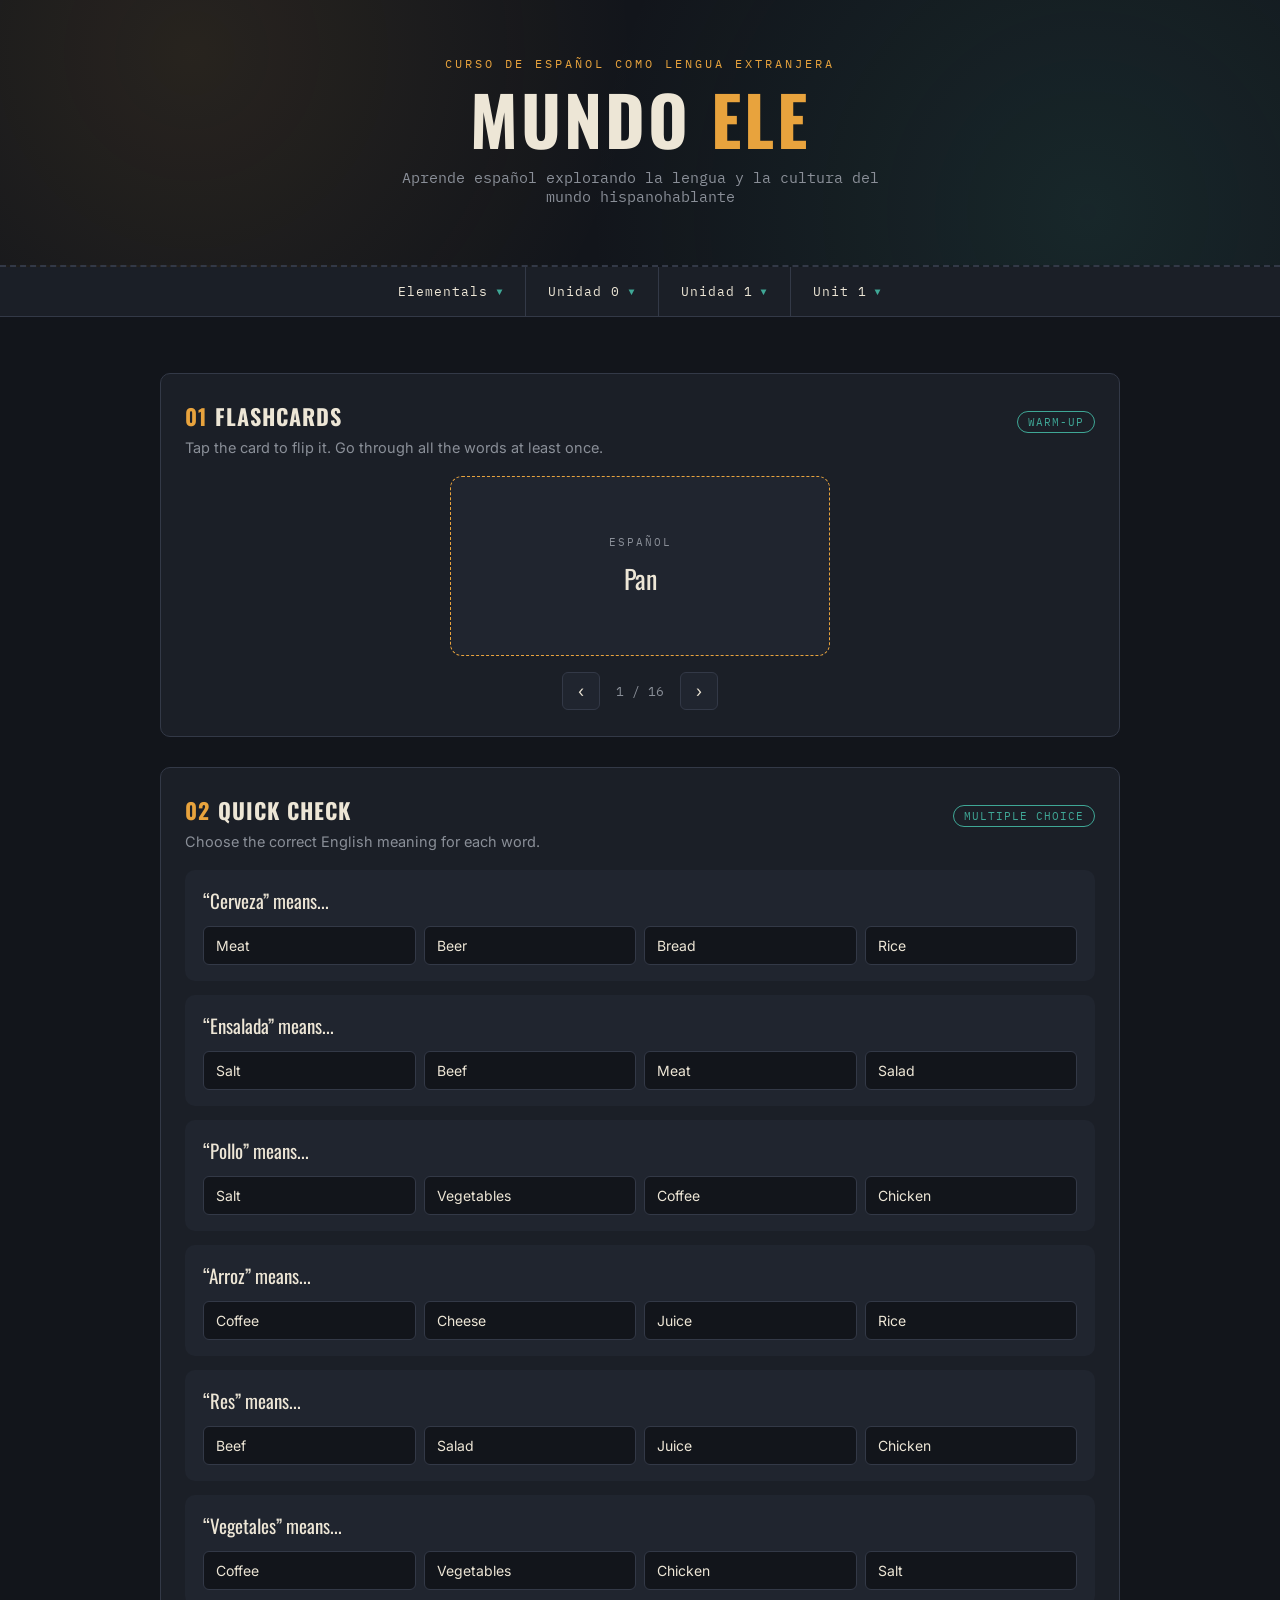
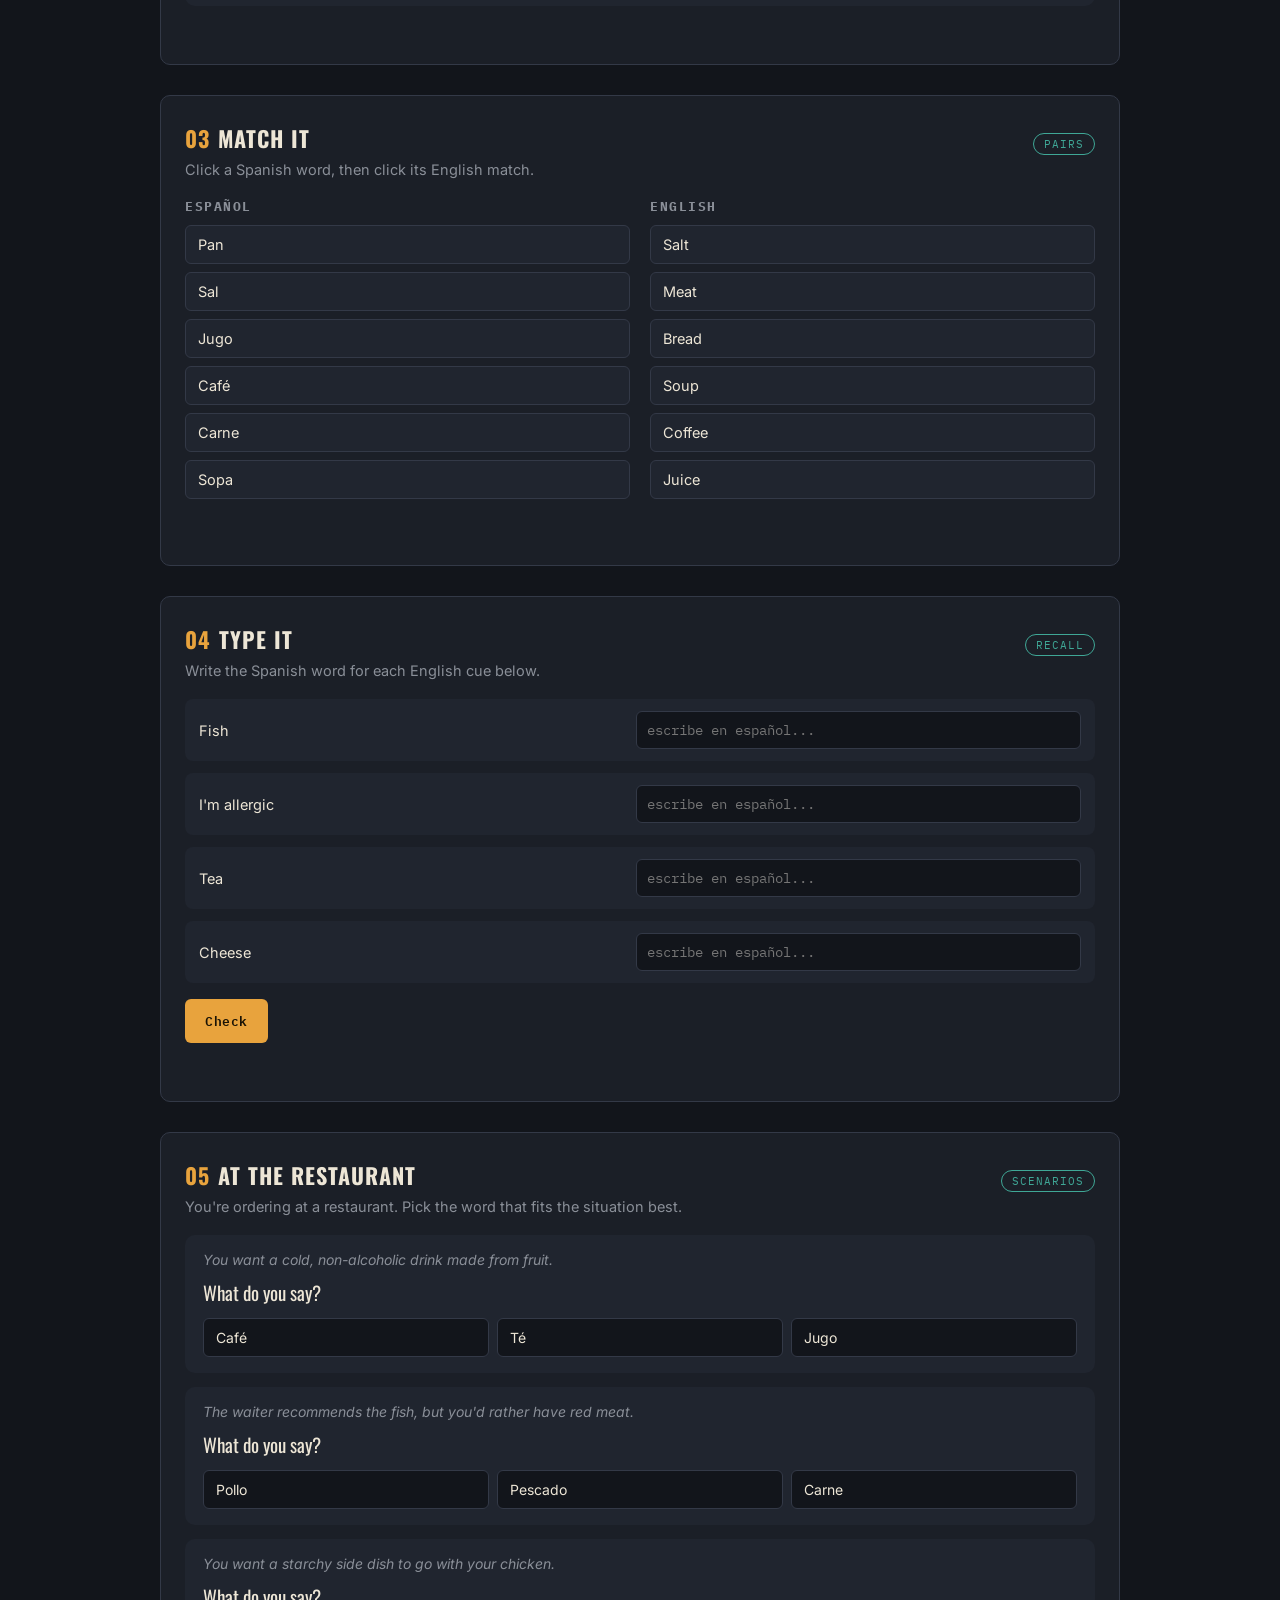
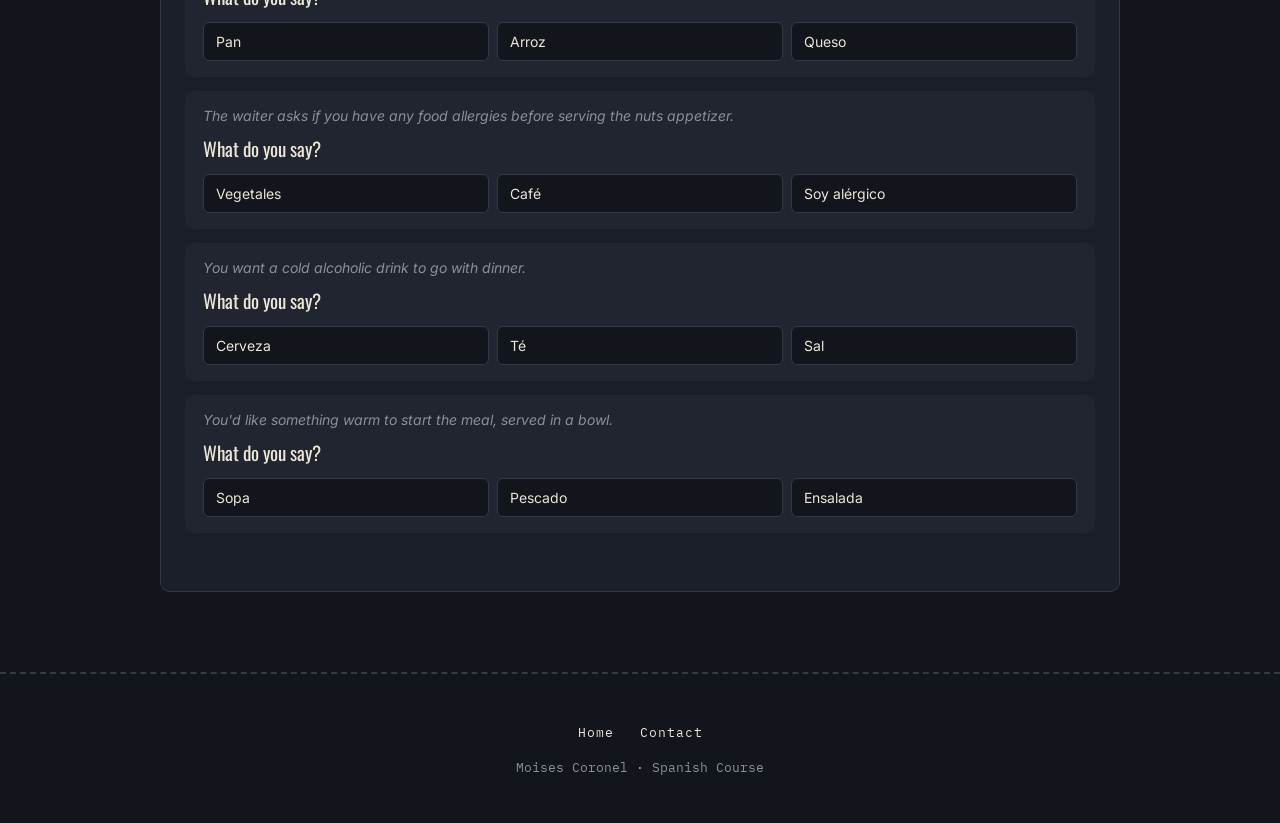
<file: elementals-3.html>
<!DOCTYPE html>
<html lang="es">
<head>
  <meta charset="UTF-8">
  <meta name="viewport" content="width=device-width, initial-scale=1.0">
  <title>Survival Spanish · Practice — Mundo ELE</title>
  <link rel="preconnect" href="https://fonts.googleapis.com">
  <link href="https://fonts.googleapis.com/css2?family=Oswald:wght@500;600;700&family=IBM+Plex+Mono:wght@500;600&family=Inter:wght@400;500;600;700&display=swap" rel="stylesheet">
  <link rel="stylesheet" href="style.css">
  <script src="navbad.js" defer></script>

</head>
<body>

<a class="skip-link" href="#main-content">Saltar al contenido principal</a>

<!-- HEADER (Shared from index.html) -->
<header class="site-header">
  <div class="eyebrow mono">CURSO DE ESPAÑOL COMO LENGUA EXTRANJERA</div>
 <h1>
  <a href="index.html" class="logo-link">
    Mundo <span>ELE</span>
  </a>
</h1>
  <p>Aprende español explorando la lengua y la cultura del mundo hispanohablante</p>
</header>

<!-- NAVBAR (Shared from navbar.html) -->
<div id="navbar-placeholder"></div>

<!-- MAIN CONTENT -->
<main id="main-content">
  <div class="exercise-stack">

    <!-- EXERCISE 1: FLASHCARDS -->
    <section class="card">
      <div class="card-head">
        <h2><span class="idx">01</span>Flashcards</h2>
        <span class="tag mono">WARM-UP</span>
      </div>
      <p class="instructions">Tap the card to flip it. Go through all the words at least once.</p>
      <div class="flashcard-zone">
        <div class="flashcard" id="flashcard">
          <div class="flashcard-inner">
            <div class="flashcard-face flashcard-front">
              <div class="lbl">ESPAÑOL</div>
              <div class="txt" id="flashFront"></div>
            </div>
            <div class="flashcard-face flashcard-back">
              <div class="lbl">ENGLISH</div>
              <div class="txt" id="flashBack"></div>
            </div>
          </div>
        </div>
        <div class="flash-nav">
          <button onclick="prevCard()">‹</button>
          <span class="flash-counter mono" id="flashCounter">1 / 16</span>
          <button onclick="nextCard()">›</button>
        </div>
      </div>
    </section>

    <!-- EXERCISE 2: MULTIPLE CHOICE -->
    <section class="card">
      <div class="card-head">
        <h2><span class="idx">02</span>Quick Check</h2>
        <span class="tag mono">MULTIPLE CHOICE</span>
      </div>
      <p class="instructions">Choose the correct English meaning for each word.</p>
      <div id="quizWrap"></div>
      <div class="feedback" id="fb2"></div>
    </section>

    <!-- EXERCISE 3: MATCHING -->
    <section class="card">
      <div class="card-head">
        <h2><span class="idx">03</span>Match It</h2>
        <span class="tag mono">PAIRS</span>
      </div>
      <p class="instructions">Click a Spanish word, then click its English match.</p>
      <div class="match-wrap">
        <div class="match-col">
          <h3>ESPAÑOL</h3>
          <div id="matchLeft"></div>
        </div>
        <div class="match-col">
          <h3>ENGLISH</h3>
          <div id="matchRight"></div>
        </div>
      </div>
      <div class="feedback" id="fb3"></div>
    </section>

    <!-- EXERCISE 4: TYPING -->
    <section class="card">
      <div class="card-head">
        <h2><span class="idx">04</span>Type It</h2>
        <span class="tag mono">RECALL</span>
      </div>
      <p class="instructions">Write the Spanish word for each English cue below.</p>
      <div class="type-grid" id="typeGrid"></div>
      <button class="btn-action" onclick="checkTyping()" style="margin-top:16px;">Check</button>
      <div class="feedback" id="fb4"></div>
    </section>

    <!-- EXERCISE 5: SCENARIOS -->
    <section class="card">
      <div class="card-head">
        <h2><span class="idx">05</span>At the Restaurant</h2>
        <span class="tag mono">SCENARIOS</span>
      </div>
      <p class="instructions">You're ordering at a restaurant. Pick the word that fits the situation best.</p>
      <div id="scenarioWrap"></div>
      <div class="feedback" id="fb5"></div>
    </section>

  </div>
</main>

<!-- FOOTER (Shared from index.html) -->
<footer class="site-footer">
  <div class="footer-links">
    <a href="index.html">Home</a>
    <a href="contact.html">Contact</a>
  </div>
  <p class="credit">Moises Coronel <span>·</span> Spanish Course</p>
</footer>

<script>
/* =========================================================
   NAVBAR: Funcionalidad Dropdown
========================================================= */
(function(){
  "use strict";
  var navItems = Array.prototype.slice.call(document.querySelectorAll('.nav-item'));
  var isTouchOrNoHover = window.matchMedia('(hover: none), (pointer: coarse)').matches;

  function closeAll(exceptItem){
    navItems.forEach(function(item){
      if(item !== exceptItem){
        item.classList.remove('open');
        var btn = item.querySelector('.nav-toggle');
        if(btn) btn.setAttribute('aria-expanded', 'false');
      }
    });
  }

  function openItem(item){
    item.classList.add('open');
    var btn = item.querySelector('.nav-toggle');
    if(btn) btn.setAttribute('aria-expanded', 'true');
  }

  function closeItem(item){
    item.classList.remove('open');
    var btn = item.querySelector('.nav-toggle');
    if(btn) btn.setAttribute('aria-expanded', 'false');
  }

  navItems.forEach(function(item){
    var toggle = item.querySelector('.nav-toggle');

    toggle.addEventListener('click', function(e){
      e.stopPropagation();
      var willOpen = !item.classList.contains('open');
      closeAll(item);
      if(willOpen){
        openItem(item);
      } else {
        closeItem(item);
      }
    });

    if(!isTouchOrNoHover){
      item.addEventListener('mouseenter', function(){
        closeAll(item);
        openItem(item);
      });
      item.addEventListener('mouseleave', function(){
        closeItem(item);
      });
    }

    item.addEventListener('keydown', function(e){
      if(e.key === 'Escape'){
        closeItem(item);
        toggle.focus();
      }
    });
  });

  document.addEventListener('click', function(e){
    if(!e.target.closest('.nav-item')){
      closeAll(null);
    }
  });

  document.addEventListener('keydown', function(e){
    if(e.key === 'Escape'){
      closeAll(null);
    }
  });
})();

/* =========================================================
   LÓGICA DE EJERCICIOS Y VOCABULARIO (Survival Spanish 3 — Comida)
========================================================= */
const VOCAB = [
  {es:"Pollo", en:"Chicken"},
  {es:"Vegetales", en:"Vegetables"},
  {es:"Carne", en:"Meat"},
  {es:"Arroz", en:"Rice"},
  {es:"Jugo", en:"Juice"},
  {es:"Res", en:"Beef"},
  {es:"Pescado", en:"Fish"},
  {es:"Queso", en:"Cheese"},
  {es:"Pan", en:"Bread"},
  {es:"Soy alérgico", en:"I'm allergic"},
  {es:"Sal", en:"Salt"},
  {es:"Café", en:"Coffee"},
  {es:"Té", en:"Tea"},
  {es:"Sopa", en:"Soup"},
  {es:"Ensalada", en:"Salad"},
  {es:"Cerveza", en:"Beer"},
];

function normalize(str){
  return str.trim().toLowerCase()
    .replace(/á/g,"a").replace(/é/g,"e").replace(/í/g,"i").replace(/ó/g,"o").replace(/ú/g,"u")
    .replace(/¿|\?|¡|!/g,"").replace(/\s+/g," ");
}
function shuffle(arr){ return [...arr].sort(()=>Math.random()-0.5); }

/* STAMPS */
let stampsOn = 0;
function earnStamp(n){
  if(n<=stampsOn) return;
  stampsOn = n;
  document.querySelectorAll('.stamp').forEach(s=>{
    if(parseInt(s.dataset.i)<=stampsOn) s.classList.add('on');
  });
}

/* Baraja el vocabulario UNA sola vez y lo reparte en bloques
   sin solapamiento entre Quiz, Match y Typing, para que cada
   ejercicio trabaje palabras distintas. */
const shuffledVocab = shuffle(VOCAB);
const quizItems  = shuffledVocab.slice(0, 6);   // 6 palabras
const matchItems = shuffledVocab.slice(6, 12);  // 6 palabras
const typeItems  = shuffledVocab.slice(12, 16); // 4 palabras

/* EXERCISE 1: FLASHCARDS */
let flashOrder = shuffle(VOCAB);
let flashIdx = 0;
const flashcardEl = document.getElementById('flashcard');
function renderFlash(){
  document.getElementById('flashFront').textContent = flashOrder[flashIdx].es;
  document.getElementById('flashBack').textContent = flashOrder[flashIdx].en;
  document.getElementById('flashCounter').textContent = `${flashIdx+1} / ${flashOrder.length}`;
  flashcardEl.classList.remove('flipped');
}
flashcardEl.onclick = ()=> flashcardEl.classList.toggle('flipped');
function nextCard(){
  flashIdx = (flashIdx+1) % flashOrder.length;
  renderFlash();
  if(flashIdx === flashOrder.length-1) earnStamp(1);
}
function prevCard(){
  flashIdx = (flashIdx-1+flashOrder.length) % flashOrder.length;
  renderFlash();
}
renderFlash();

/* EXERCISE 2: MULTIPLE CHOICE */
const quizWrap = document.getElementById('quizWrap');
let quizCorrect = 0;
let quizAnswered = 0;

quizItems.forEach((item,qi)=>{
  const wrongPool = shuffle(VOCAB.filter(v=>v.en!==item.en)).slice(0,3).map(v=>v.en);
  const options = shuffle([item.en, ...wrongPool]);

  const qDiv = document.createElement('div');
  qDiv.className='quiz-q';
  qDiv.innerHTML = `<div class="prompt">“${item.es}” means...</div>`;
  const optDiv = document.createElement('div');
  optDiv.className='quiz-options';
  options.forEach(opt=>{
    const b = document.createElement('button');
    b.textContent = opt;
    b.onclick = ()=>{
      const buttons = optDiv.querySelectorAll('button');
      buttons.forEach(bt=>bt.disabled=true);
      if(opt === item.en){
        b.classList.add('correct');
        quizCorrect++;
      } else {
        b.classList.add('wrong');
        buttons.forEach(bt=>{ if(bt.textContent===item.en) bt.classList.add('correct'); });
      }
      quizAnswered++;
      updateQuizFeedback();
    };
    optDiv.appendChild(b);
  });
  qDiv.appendChild(optDiv);
  quizWrap.appendChild(qDiv);
});

function updateQuizFeedback(){
  const fb = document.getElementById('fb2');
  if(quizAnswered === quizItems.length){
    fb.textContent = `Score: ${quizCorrect} / ${quizItems.length}`;
    fb.className = quizCorrect===quizItems.length ? 'feedback good' : 'feedback bad';
    if(quizCorrect===quizItems.length) earnStamp(2);
  } else {
    fb.textContent = `Answered ${quizAnswered} / ${quizItems.length}`;
    fb.className='feedback';
  }
}

/* EXERCISE 3: MATCHING */
const leftOrder = shuffle(matchItems);
const rightOrder = shuffle(matchItems);
const matchLeft = document.getElementById('matchLeft');
const matchRight = document.getElementById('matchRight');
let selectedLeft = null, selectedRight = null;
let matchedCount = 0;

leftOrder.forEach(item=>{
  const d = document.createElement('div');
  d.className='match-item';
  d.textContent = item.es;
  d.dataset.en = item.en;
  d.onclick = ()=>selectMatch(d,'left');
  matchLeft.appendChild(d);
});
rightOrder.forEach(item=>{
  const d = document.createElement('div');
  d.className='match-item';
  d.textContent = item.en;
  d.dataset.en = item.en;
  d.onclick = ()=>selectMatch(d,'right');
  matchRight.appendChild(d);
});

function selectMatch(el, side){
  if(el.classList.contains('matched')) return;
  if(side==='left'){
    if(selectedLeft) selectedLeft.classList.remove('selected');
    selectedLeft = el; el.classList.add('selected');
  } else {
    if(selectedRight) selectedRight.classList.remove('selected');
    selectedRight = el; el.classList.add('selected');
  }
  if(selectedLeft && selectedRight){
    if(selectedLeft.dataset.en === selectedRight.dataset.en){
      selectedLeft.classList.remove('selected'); selectedLeft.classList.add('matched');
      selectedRight.classList.remove('selected'); selectedRight.classList.add('matched');
      matchedCount++;
      const fb = document.getElementById('fb3');
      if(matchedCount === matchItems.length){
        fb.textContent = "All matched! 🎯";
        fb.className='feedback good';
        earnStamp(3);
      } else {
        fb.textContent = `${matchedCount} / ${matchItems.length} matched`;
        fb.className='feedback';
      }
    } else {
      selectedLeft.classList.add('shake');
      selectedRight.classList.add('shake');
      setTimeout(()=>{
        selectedLeft.classList.remove('selected','shake');
        selectedRight.classList.remove('selected','shake');
      }, 500);
    }
    selectedLeft = null; selectedRight = null;
  }
}

/* EXERCISE 4: TYPING */
const typeGrid = document.getElementById('typeGrid');
typeItems.forEach(item=>{
  const d = document.createElement('div');
  d.className='type-item';
  d.innerHTML = `<div class="en">${item.en}</div><input type="text" data-answer="${item.es}" placeholder="escribe en español...">`;
  typeGrid.appendChild(d);
});
function checkTyping(){
  const inputs = typeGrid.querySelectorAll('input');
  let correct = 0;
  inputs.forEach(inp=>{
    if(normalize(inp.value)===normalize(inp.dataset.answer)){
      inp.classList.add('correct'); inp.classList.remove('wrong');
      correct++;
    } else {
      inp.classList.add('wrong'); inp.classList.remove('correct');
    }
  });
  const fb = document.getElementById('fb4');
  if(correct===inputs.length){
    fb.textContent = `Perfect, ${correct}/${inputs.length} correct.`;
    fb.className='feedback good';
    earnStamp(4);
  } else {
    fb.textContent = `${correct}/${inputs.length} correct. Check the red ones.`;
    fb.className='feedback bad';
  }
}

/* EXERCISE 5: SCENARIOS */
const scenarios = [
  {situation:"The waiter asks if you have any food allergies before serving the nuts appetizer.", correct:"Soy alérgico", options:["Soy alérgico","Vegetales","Café"]},
  {situation:"You want a starchy side dish to go with your chicken.", correct:"Arroz", options:["Arroz","Pan","Queso"]},
  {situation:"You want a cold, non-alcoholic drink made from fruit.", correct:"Jugo", options:["Jugo","Café","Té"]},
  {situation:"You'd like something warm to start the meal, served in a bowl.", correct:"Sopa", options:["Sopa","Ensalada","Pescado"]},
  {situation:"The waiter recommends the fish, but you'd rather have red meat.", correct:"Carne", options:["Carne","Pescado","Pollo"]},
  {situation:"You want a cold alcoholic drink to go with dinner.", correct:"Cerveza", options:["Cerveza","Té","Sal"]},
];
const scenarioWrap = document.getElementById('scenarioWrap');
let scenarioAnswered = 0, scenarioCorrect = 0;

shuffle(scenarios).forEach(sc=>{
  const d = document.createElement('div');
  d.className='scenario';
  d.innerHTML = `<div class="situation">${sc.situation}</div>
    <div class="prompt">What do you say?</div>`;
  const optDiv = document.createElement('div');
  optDiv.className='quiz-options';
  shuffle(sc.options).forEach(opt=>{
    const b = document.createElement('button');
    b.textContent = opt;
    b.onclick = ()=>{
      const buttons = optDiv.querySelectorAll('button');
      buttons.forEach(bt=>bt.disabled=true);
      if(opt===sc.correct){
        b.classList.add('correct');
        scenarioCorrect++;
      } else {
        b.classList.add('wrong');
        buttons.forEach(bt=>{ if(bt.textContent===sc.correct) bt.classList.add('correct'); });
      }
      scenarioAnswered++;
      const fb = document.getElementById('fb5');
      if(scenarioAnswered===scenarios.length){
        fb.textContent = `Score: ${scenarioCorrect} / ${scenarios.length}`;
        fb.className = scenarioCorrect===scenarios.length ? 'feedback good' : 'feedback bad';
        if(scenarioCorrect===scenarios.length) earnStamp(5);
      } else {
        fb.textContent = `Answered ${scenarioAnswered} / ${scenarios.length}`;
        fb.className='feedback';
      }
    };
    optDiv.appendChild(b);
  });
  d.appendChild(optDiv);
  scenarioWrap.appendChild(d);
});
</script>

</body>
</html>
</file>
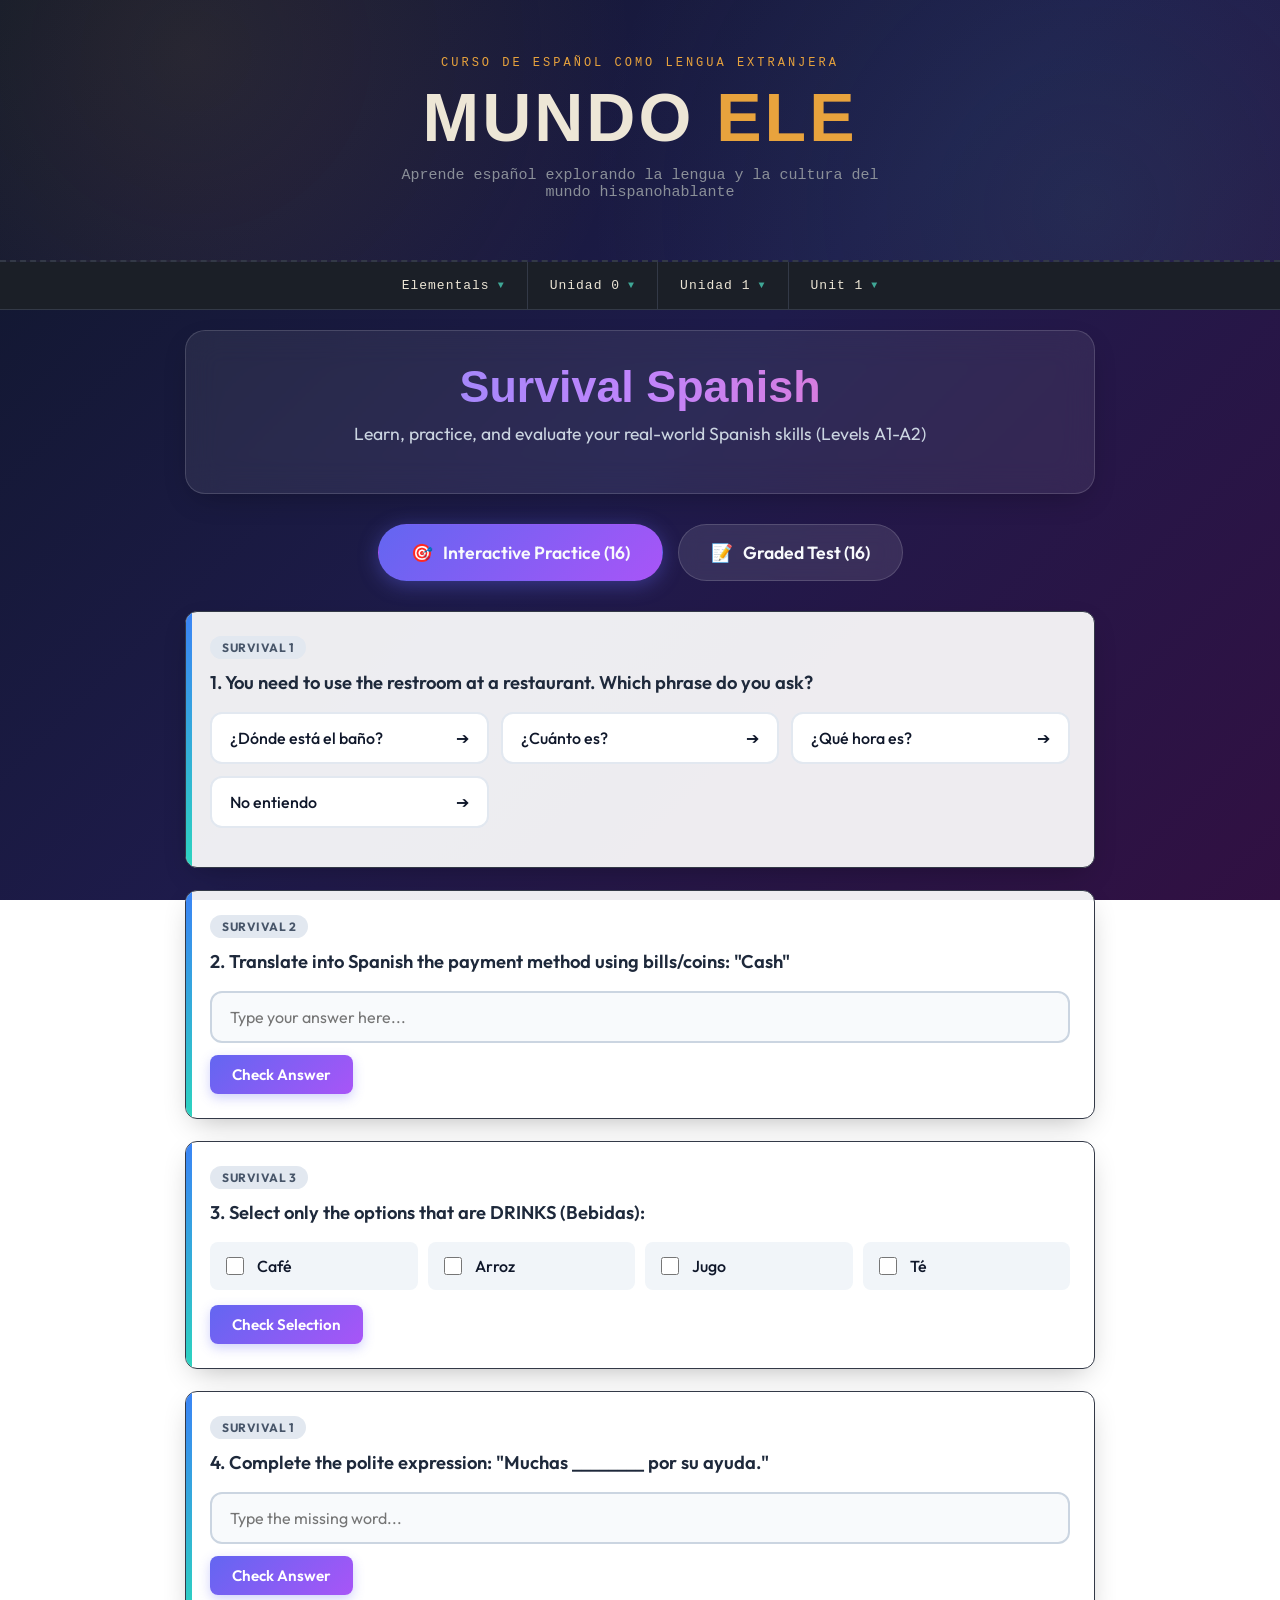
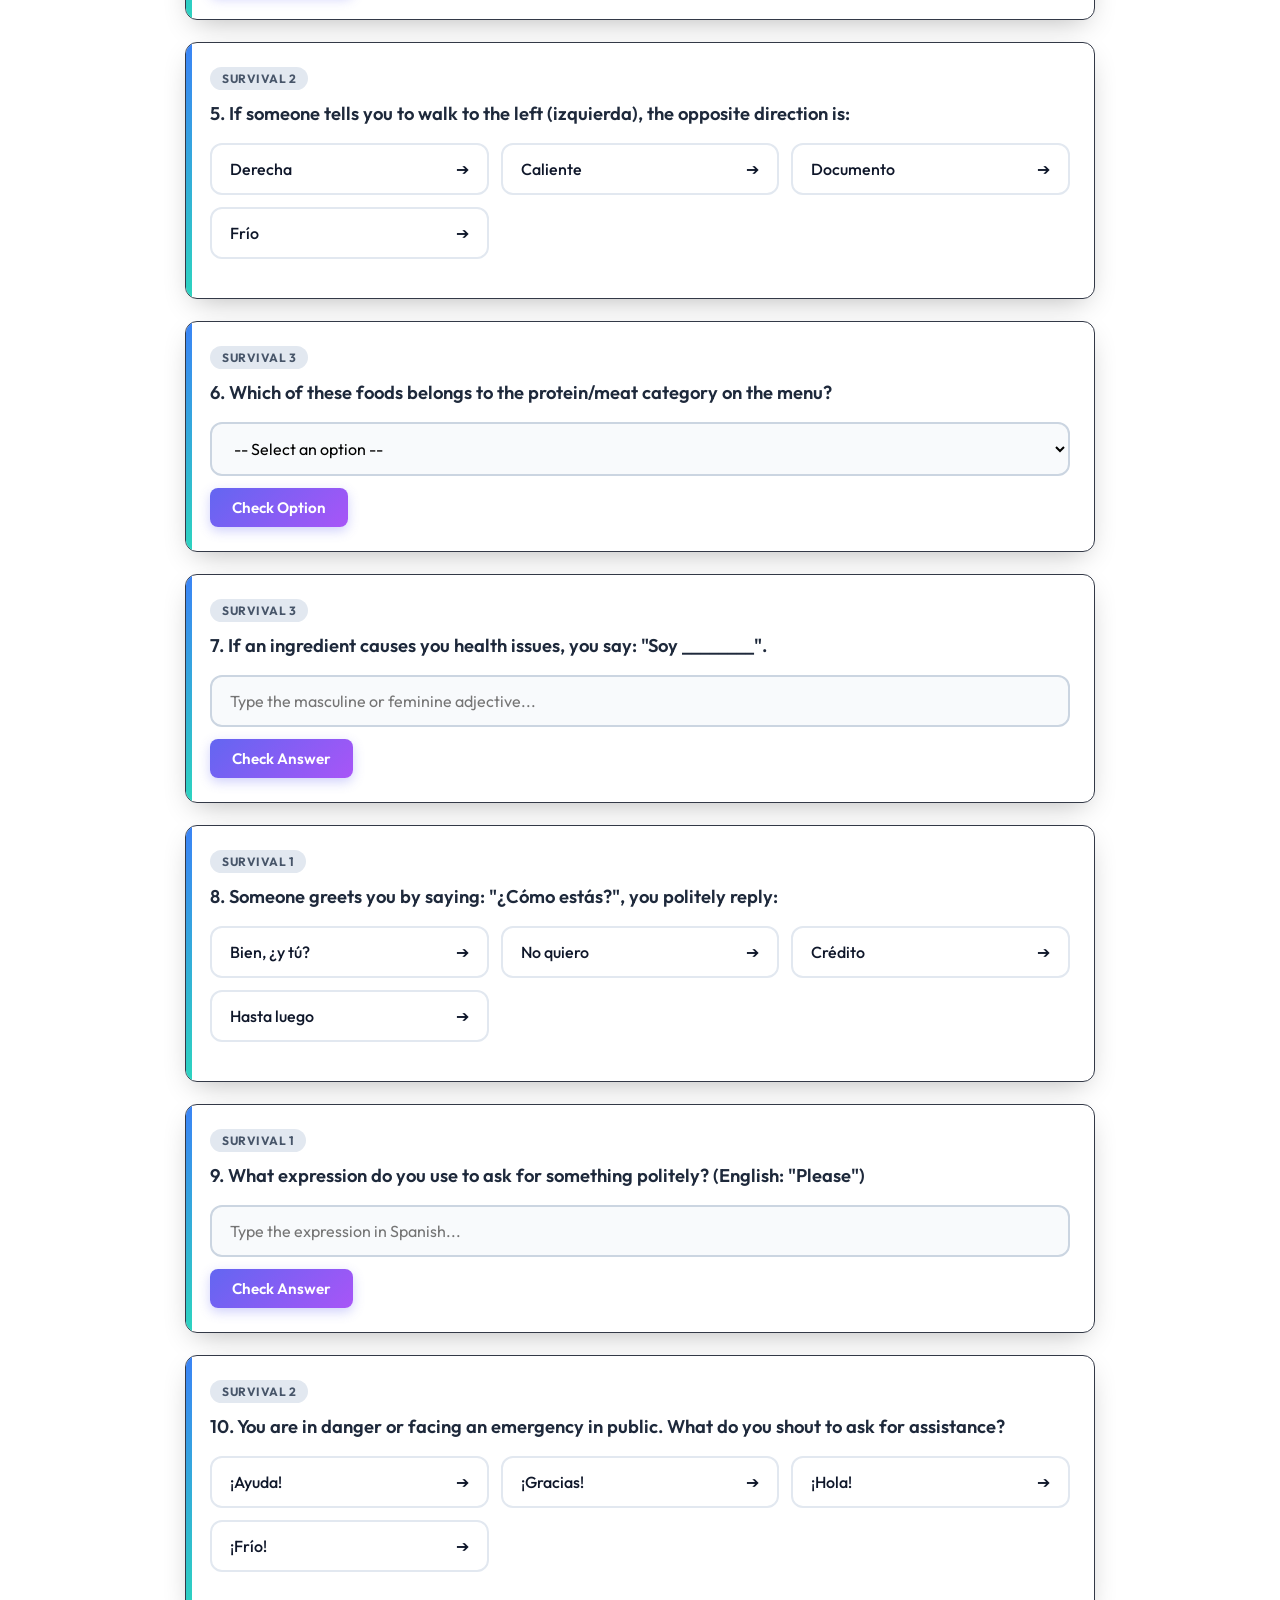
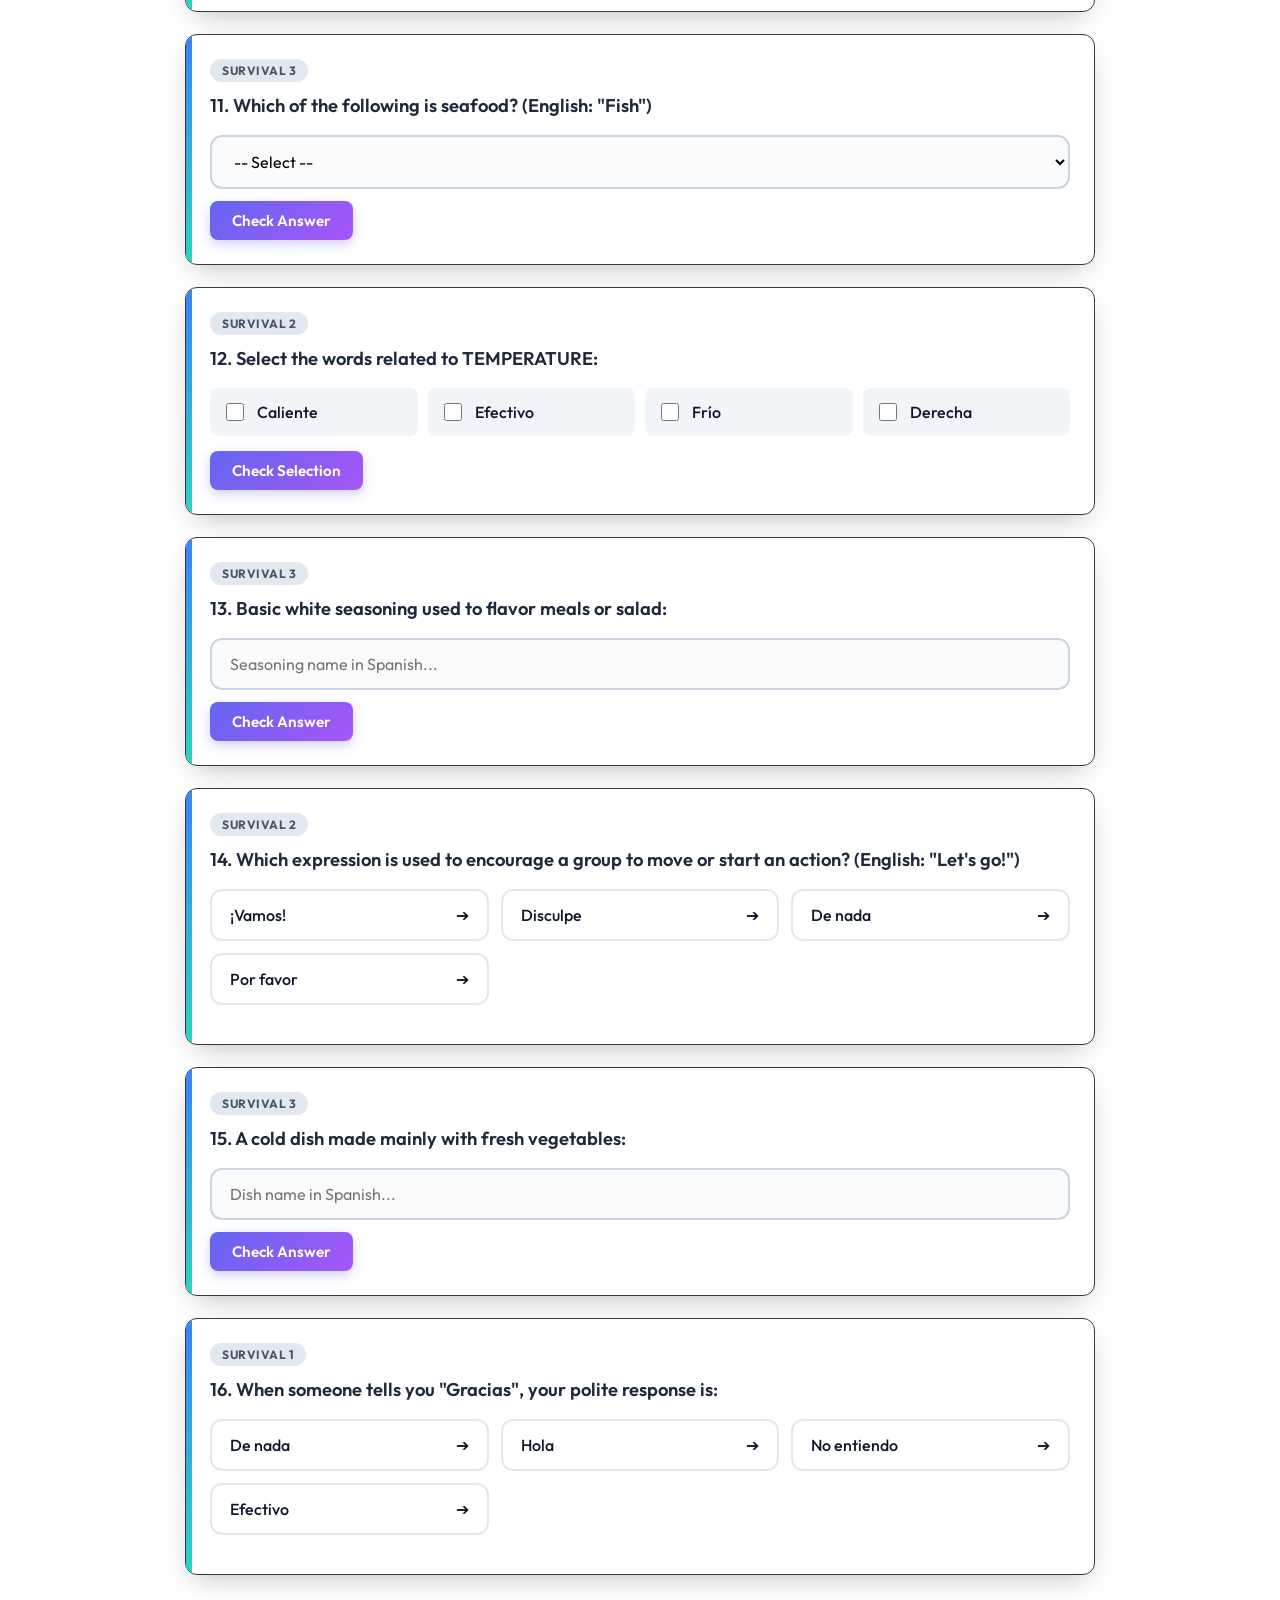
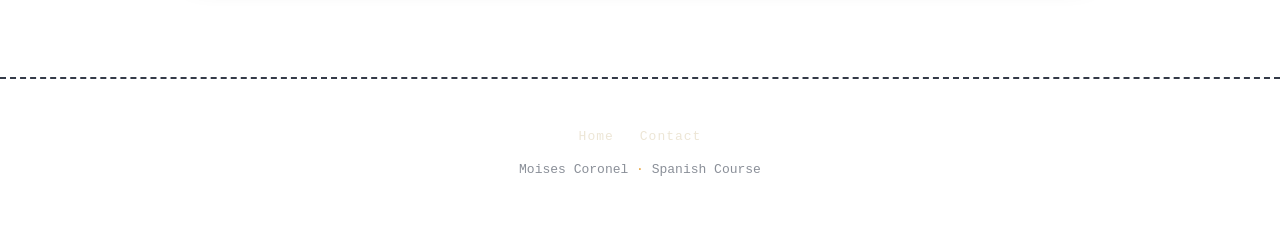
<file: quiz.html>
<!DOCTYPE html>
<html lang="en">
<head>
    <meta charset="UTF-8">
    <meta name="viewport" content="width=device-width, initial-scale=1.0">
    <title>Survival Spanish - ELE Pro</title>
    <link rel="stylesheet" href="style.css">
    <link href="https://fonts.googleapis.com/css2?family=Outfit:wght@300;400;600;700&display=swap" rel="stylesheet">
    <script src="navbad.js" defer></script>
</head>
<body id="survival-quiz">

<a class="skip-link" href="#main-content">Saltar al contenido principal</a>

<header class="site-header">
    <div class="eyebrow mono">CURSO DE ESPAÑOL COMO LENGUA EXTRANJERA</div>
    <h1>
        <a href="index.html" class="logo-link">
            Mundo <span>ELE</span>
        </a>
    </h1>
    <p>Aprende español explorando la lengua y la cultura del mundo hispanohablante</p>
</header>

<div id="navbar-placeholder"></div>

<div class="container" id="main-content">
    <section class="quiz-page-heading">
        <h1>Survival Spanish</h1>
        <p class="subtitle">Learn, practice, and evaluate your real-world Spanish skills (Levels A1-A2)</p>
    </section>

    <!-- Navigation Tabs -->
    <div class="nav-tabs">
        <button class="tab-btn active" onclick="switchTab('practica')">
            <span>🎯</span> Interactive Practice (16)
        </button>
        <button class="tab-btn" onclick="switchTab('evaluacion')">
            <span>📝</span> Graded Test (16)
        </button>
    </div>

    <!-- ================= PRACTICE SECTION (16 Exercises) ================= -->
    <div id="practica" class="section-content active">

        <!-- P1 -->
        <div class="card" id="p1">
            <div class="card-header">
                <span class="badge">Survival 1</span>
            </div>
            <div class="question-text">1. You need to use the restroom at a restaurant. Which phrase do you ask?</div>
            <div class="options-grid">
                <button class="btn-option" onclick="checkMCQ('p1', true)">¿Dónde está el baño? <span>➔</span></button>
                <button class="btn-option" onclick="checkMCQ('p1', false)">¿Cuánto es? <span>➔</span></button>
                <button class="btn-option" onclick="checkMCQ('p1', false)">¿Qué hora es? <span>➔</span></button>
                <button class="btn-option" onclick="checkMCQ('p1', false)">No entiendo <span>➔</span></button>
            </div>
            <div class="feedback" id="p1-feedback"></div>
        </div>

        <!-- P2 -->
        <div class="card" id="p2">
            <div class="card-header">
                <span class="badge">Survival 2</span>
            </div>
            <div class="question-text">2. Translate into Spanish the payment method using bills/coins: "Cash"</div>
            <input type="text" id="p2-input" placeholder="Type your answer here...">
            <button class="btn-submit" onclick="checkText('p2', ['efectivo'])">Check Answer</button>
            <div class="feedback" id="p2-feedback"></div>
        </div>

        <!-- P3 -->
        <div class="card" id="p3">
            <div class="card-header">
                <span class="badge">Survival 3</span>
            </div>
            <div class="question-text">3. Select only the options that are DRINKS (Bebidas):</div>
            <div class="checkbox-group">
                <label class="checkbox-item"><input type="checkbox" name="p3-opt" value="café"> Café</label>
                <label class="checkbox-item"><input type="checkbox" name="p3-opt" value="arroz"> Arroz</label>
                <label class="checkbox-item"><input type="checkbox" name="p3-opt" value="jugo"> Jugo</label>
                <label class="checkbox-item"><input type="checkbox" name="p3-opt" value="té"> Té</label>
            </div>
            <button class="btn-submit" onclick="checkCheckboxes('p3', ['café', 'jugo', 'té'])">Check Selection</button>
            <div class="feedback" id="p3-feedback"></div>
        </div>

        <!-- P4 -->
        <div class="card" id="p4">
            <div class="card-header">
                <span class="badge">Survival 1</span>
            </div>
            <div class="question-text">4. Complete the polite expression: "Muchas ________ por su ayuda."</div>
            <input type="text" id="p4-input" placeholder="Type the missing word...">
            <button class="btn-submit" onclick="checkText('p4', ['gracias'])">Check Answer</button>
            <div class="feedback" id="p4-feedback"></div>
        </div>

        <!-- P5 -->
        <div class="card" id="p5">
            <div class="card-header">
                <span class="badge">Survival 2</span>
            </div>
            <div class="question-text">5. If someone tells you to walk to the left (izquierda), the opposite direction is:</div>
            <div class="options-grid">
                <button class="btn-option" onclick="checkMCQ('p5', true)">Derecha <span>➔</span></button>
                <button class="btn-option" onclick="checkMCQ('p5', false)">Caliente <span>➔</span></button>
                <button class="btn-option" onclick="checkMCQ('p5', false)">Documento <span>➔</span></button>
                <button class="btn-option" onclick="checkMCQ('p5', false)">Frío <span>➔</span></button>
            </div>
            <div class="feedback" id="p5-feedback"></div>
        </div>

        <!-- P6 -->
        <div class="card" id="p6">
            <div class="card-header">
                <span class="badge">Survival 3</span>
            </div>
            <div class="question-text">6. Which of these foods belongs to the protein/meat category on the menu?</div>
            <select id="p6-select">
                <option value="">-- Select an option --</option>
                <option value="ensalada">Ensalada</option>
                <option value="pollo">Pollo</option>
                <option value="sal">Sal</option>
            </select>
            <button class="btn-submit" onclick="checkSelect('p6', 'pollo')">Check Option</button>
            <div class="feedback" id="p6-feedback"></div>
        </div>

        <!-- P7 -->
        <div class="card" id="p7">
            <div class="card-header">
                <span class="badge">Survival 3</span>
            </div>
            <div class="question-text">7. If an ingredient causes you health issues, you say: "Soy ________".</div>
            <input type="text" id="p7-input" placeholder="Type the masculine or feminine adjective...">
            <button class="btn-submit" onclick="checkText('p7', ['alergico', 'alergica'])">Check Answer</button>
            <div class="feedback" id="p7-feedback"></div>
        </div>

        <!-- P8 -->
        <div class="card" id="p8">
            <div class="card-header">
                <span class="badge">Survival 1</span>
            </div>
            <div class="question-text">8. Someone greets you by saying: "¿Cómo estás?", you politely reply:</div>
            <div class="options-grid">
                <button class="btn-option" onclick="checkMCQ('p8', true)">Bien, ¿y tú? <span>➔</span></button>
                <button class="btn-option" onclick="checkMCQ('p8', false)">No quiero <span>➔</span></button>
                <button class="btn-option" onclick="checkMCQ('p8', false)">Crédito <span>➔</span></button>
                <button class="btn-option" onclick="checkMCQ('p8', false)">Hasta luego <span>➔</span></button>
            </div>
            <div class="feedback" id="p8-feedback"></div>
        </div>

        <!-- P9 -->
        <div class="card" id="p9">
            <div class="card-header">
                <span class="badge">Survival 1</span>
            </div>
            <div class="question-text">9. What expression do you use to ask for something politely? (English: "Please")</div>
            <input type="text" id="p9-input" placeholder="Type the expression in Spanish...">
            <button class="btn-submit" onclick="checkText('p9', ['por favor'])">Check Answer</button>
            <div class="feedback" id="p9-feedback"></div>
        </div>

        <!-- P10 -->
        <div class="card" id="p10">
            <div class="card-header">
                <span class="badge">Survival 2</span>
            </div>
            <div class="question-text">10. You are in danger or facing an emergency in public. What do you shout to ask for assistance?</div>
            <div class="options-grid">
                <button class="btn-option" onclick="checkMCQ('p10', true)">¡Ayuda! <span>➔</span></button>
                <button class="btn-option" onclick="checkMCQ('p10', false)">¡Gracias! <span>➔</span></button>
                <button class="btn-option" onclick="checkMCQ('p10', false)">¡Hola! <span>➔</span></button>
                <button class="btn-option" onclick="checkMCQ('p10', false)">¡Frío! <span>➔</span></button>
            </div>
            <div class="feedback" id="p10-feedback"></div>
        </div>

        <!-- P11 -->
        <div class="card" id="p11">
            <div class="card-header">
                <span class="badge">Survival 3</span>
            </div>
            <div class="question-text">11. Which of the following is seafood? (English: "Fish")</div>
            <select id="p11-select">
                <option value="">-- Select --</option>
                <option value="res">Res</option>
                <option value="pescado">Pescado</option>
                <option value="pollo">Pollo</option>
            </select>
            <button class="btn-submit" onclick="checkSelect('p11', 'pescado')">Check Answer</button>
            <div class="feedback" id="p11-feedback"></div>
        </div>

        <!-- P12 -->
        <div class="card" id="p12">
            <div class="card-header">
                <span class="badge">Survival 2</span>
            </div>
            <div class="question-text">12. Select the words related to TEMPERATURE:</div>
            <div class="checkbox-group">
                <label class="checkbox-item"><input type="checkbox" name="p12-opt" value="caliente"> Caliente</label>
                <label class="checkbox-item"><input type="checkbox" name="p12-opt" value="efectivo"> Efectivo</label>
                <label class="checkbox-item"><input type="checkbox" name="p12-opt" value="frío"> Frío</label>
                <label class="checkbox-item"><input type="checkbox" name="p12-opt" value="derecha"> Derecha</label>
            </div>
            <button class="btn-submit" onclick="checkCheckboxes('p12', ['caliente', 'frío'])">Check Selection</button>
            <div class="feedback" id="p12-feedback"></div>
        </div>

        <!-- P13 -->
        <div class="card" id="p13">
            <div class="card-header">
                <span class="badge">Survival 3</span>
            </div>
            <div class="question-text">13. Basic white seasoning used to flavor meals or salad:</div>
            <input type="text" id="p13-input" placeholder="Seasoning name in Spanish...">
            <button class="btn-submit" onclick="checkText('p13', ['sal'])">Check Answer</button>
            <div class="feedback" id="p13-feedback"></div>
        </div>

        <!-- P14 -->
        <div class="card" id="p14">
            <div class="card-header">
                <span class="badge">Survival 2</span>
            </div>
            <div class="question-text">14. Which expression is used to encourage a group to move or start an action? (English: "Let's go!")</div>
            <div class="options-grid">
                <button class="btn-option" onclick="checkMCQ('p14', true)">¡Vamos! <span>➔</span></button>
                <button class="btn-option" onclick="checkMCQ('p14', false)">Disculpe <span>➔</span></button>
                <button class="btn-option" onclick="checkMCQ('p14', false)">De nada <span>➔</span></button>
                <button class="btn-option" onclick="checkMCQ('p14', false)">Por favor <span>➔</span></button>
            </div>
            <div class="feedback" id="p14-feedback"></div>
        </div>

        <!-- P15 -->
        <div class="card" id="p15">
            <div class="card-header">
                <span class="badge">Survival 3</span>
            </div>
            <div class="question-text">15. A cold dish made mainly with fresh vegetables:</div>
            <input type="text" id="p15-input" placeholder="Dish name in Spanish...">
            <button class="btn-submit" onclick="checkText('p15', ['ensalada'])">Check Answer</button>
            <div class="feedback" id="p15-feedback"></div>
        </div>

        <!-- P16 -->
        <div class="card" id="p16">
            <div class="card-header">
                <span class="badge">Survival 1</span>
            </div>
            <div class="question-text">16. When someone tells you "Gracias", your polite response is:</div>
            <div class="options-grid">
                <button class="btn-option" onclick="checkMCQ('p16', true)">De nada <span>➔</span></button>
                <button class="btn-option" onclick="checkMCQ('p16', false)">Hola <span>➔</span></button>
                <button class="btn-option" onclick="checkMCQ('p16', false)">No entiendo <span>➔</span></button>
                <button class="btn-option" onclick="checkMCQ('p16', false)">Efectivo <span>➔</span></button>
            </div>
            <div class="feedback" id="p16-feedback"></div>
        </div>

    </div>

    <!-- ================= EVALUATION SECTION (16 Exercises) ================= -->
    <div id="evaluacion" class="section-content">
        <div class="card eval-card" style="background: rgba(255, 255, 255, 0.95);">
            <h2>Survival Spanish Test</h2>
            <p>Answer the 16 questions to evaluate your basic vocabulary and communication skills. Click <strong>"Submit and Evaluate Test"</strong> at the end.</p>
        </div>

        <form id="eval-form">
            <!-- E1 -->
            <div class="card eval-card">
                <div class="question-text">1. (Survival 1) Phrase to apologize or politely catch a waiter's attention:</div>
                <label class="radio-option"><input type="radio" name="e1" value="a"> Disculpe</label>
                <label class="radio-option"><input type="radio" name="e1" value="b"> De nada</label>
                <label class="radio-option"><input type="radio" name="e1" value="c"> No sé</label>
            </div>

            <!-- E2 -->
            <div class="card eval-card">
                <div class="question-text">2. (Survival 2) To ask for the price of an item you ask:</div>
                <label class="radio-option"><input type="radio" name="e2" value="a"> ¿Qué hora es?</label>
                <label class="radio-option"><input type="radio" name="e2" value="b"> ¿Cuánto es?</label>
                <label class="radio-option"><input type="radio" name="e2" value="c"> ¡Vamos!</label>
            </div>

            <!-- E3 -->
            <div class="card eval-card">
                <div class="question-text">3. (Survival 3) Write in Spanish the name of the basic white grain cereal (English: "Rice"):</div>
                <input type="text" name="e3" placeholder="Your answer in Spanish...">
            </div>

            <!-- E4 -->
            <div class="card eval-card">
                <div class="question-text">4. (Survival 1) If you fail to understand an instruction you say:</div>
                <label class="radio-option"><input type="radio" name="e4" value="a"> No entiendo</label>
                <label class="radio-option"><input type="radio" name="e4" value="b"> Por favor</label>
                <label class="radio-option"><input type="radio" name="e4" value="c"> ¡Ayuda!</label>
            </div>

            <!-- E5 -->
            <div class="card eval-card">
                <div class="question-text">5. (Survival 2) Plastic banking payment method (type "tarjeta" or "crédito"):</div>
                <input type="text" name="e5" placeholder="Your answer in Spanish...">
            </div>

            <!-- E6 -->
            <div class="card eval-card">
                <div class="question-text">6. (Survival 3) Popular hot stimulating drink widely consumed in the morning:</div>
                <label class="radio-option"><input type="radio" name="e6" value="a"> Sopa</label>
                <label class="radio-option"><input type="radio" name="e6" value="b"> Café</label>
                <label class="radio-option"><input type="radio" name="e6" value="c"> Pescado</label>
            </div>

            <!-- E7 -->
            <div class="card eval-card">
                <div class="question-text">7. (Survival 2) What is the opposite word of "Caliente"?</div>
                <label class="radio-option"><input type="radio" name="e7" value="a"> Frío</label>
                <label class="radio-option"><input type="radio" name="e7" value="b"> Nada</label>
                <label class="radio-option"><input type="radio" name="e7" value="c"> No puedo</label>
            </div>

            <!-- E8 -->
            <div class="card eval-card">
                <div class="question-text">8. (Survival 1) Common/formal farewell expression (English: "Goodbye"):</div>
                <input type="text" name="e8" placeholder="Your answer in Spanish...">
            </div>

            <!-- E9 -->
            <div class="card eval-card">
                <div class="question-text">9. (Survival 1) Standard greeting when arriving at a place during the day:</div>
                <label class="radio-option"><input type="radio" name="e9" value="a"> ¡Hola!</label>
                <label class="radio-option"><input type="radio" name="e9" value="b"> Gracias</label>
                <label class="radio-option"><input type="radio" name="e9" value="c"> Por favor</label>
            </div>

            <!-- E10 -->
            <div class="card eval-card">
                <div class="question-text">10. (Survival 2) The direction opposite to left (izquierda):</div>
                <input type="text" name="e10" placeholder="Type the direction in Spanish...">
            </div>

            <!-- E11 -->
            <div class="card eval-card">
                <div class="question-text">11. (Survival 3) Edible beef meat (English: "Beef"):</div>
                <label class="radio-option"><input type="radio" name="e11" value="a"> Res</label>
                <label class="radio-option"><input type="radio" name="e11" value="b"> Arroz</label>
                <label class="radio-option"><input type="radio" name="e11" value="c"> Sal</label>
            </div>

            <!-- E12 -->
            <div class="card eval-card">
                <div class="question-text">12. (Survival 1) If someone sneezes or you wish good health at the table you say:</div>
                <label class="radio-option"><input type="radio" name="e12" value="a"> Salud</label>
                <label class="radio-option"><input type="radio" name="e12" value="b"> Ayuda</label>
                <label class="radio-option"><input type="radio" name="e12" value="c"> Baño</label>
            </div>

            <!-- E13 -->
            <div class="card eval-card">
                <div class="question-text">13. (Survival 2) Physical coins or paper bills used in commercial transactions (English: "Cash"):</div>
                <input type="text" name="e13" placeholder="Type the concept in Spanish...">
            </div>

            <!-- E14 -->
            <div class="card eval-card">
                <div class="question-text">14. (Survival 3) Type of white meat coming from a farm bird (English: "Chicken"):</div>
                <label class="radio-option"><input type="radio" name="e14" value="a"> Pollo</label>
                <label class="radio-option"><input type="radio" name="e14" value="b"> Pescado</label>
                <label class="radio-option"><input type="radio" name="e14" value="c"> Café</label>
            </div>

            <!-- E15 -->
            <div class="card eval-card">
                <div class="question-text">15. (Survival 1) Basic question used to ask for the current time:</div>
                <label class="radio-option"><input type="radio" name="e15" value="a"> ¿Qué hora es?</label>
                <label class="radio-option"><input type="radio" name="e15" value="b"> ¿Dónde está?</label>
                <label class="radio-option"><input type="radio" name="e15" value="c"> ¿Cómo te llamas?</label>
            </div>

            <!-- E16 -->
            <div class="card eval-card">
                <div class="question-text">16. (Survival 3) If you suffer a adverse reaction to lactose or peanuts you say: "Tengo ________" or "Soy ________":</div>
                <input type="text" name="e16" placeholder="Type the adjective or noun in Spanish...">
            </div>

            <button type="button" class="btn-main-eval" onclick="submitEvaluation()">🚀 Submit and Evaluate Test</button>
        </form>

        <!-- Results Dashboard -->
        <div id="results-panel">
            <h2>Final Results</h2>
            <div class="score-circle">
                <div id="score-text">0/16</div>
                <span id="score-percent">0%</span>
            </div>

            <div class="progress-bar-container">
                <div class="progress-bar" id="score-bar"></div>
            </div>

            <h3 id="feedback-title"></h3>
            <p id="feedback-message" style="font-size: 1.1rem; color: #475569;"></p>
        </div>

    </div>
</div>

<script>
    // Tab Navigation Logic
    function switchTab(tabId) {
        document.querySelectorAll('.tab-btn').forEach(btn => btn.classList.remove('active'));
        document.querySelectorAll('.section-content').forEach(content => content.classList.remove('active'));

        if(tabId === 'practica') {
            document.querySelectorAll('.tab-btn')[0].classList.add('active');
        } else {
            document.querySelectorAll('.tab-btn')[1].classList.add('active');
        }
        document.getElementById(tabId).classList.add('active');
    }

    // Helper functions for Practice
    function checkMCQ(cardId, isCorrect) {
        const feedbackEl = document.getElementById(cardId + '-feedback');
        if (isCorrect) {
            feedbackEl.className = 'feedback correct';
            feedbackEl.innerText = 'Correct! Excellent choice.';
        } else {
            feedbackEl.className = 'feedback incorrect';
            feedbackEl.innerText = 'Try again. That is not the correct option.';
        }
    }

    function checkText(cardId, correctAnswers) {
        const inputVal = document.getElementById(cardId + '-input').value.trim().toLowerCase();
        const feedbackEl = document.getElementById(cardId + '-feedback');

        const normalizedInput = inputVal.normalize("NFD").replace(/[\u0300-\u036f]/g, "");

        const isCorrect = correctAnswers.some(ans => {
            const normalizedAns = ans.normalize("NFD").replace(/[\u0300-\u036f]/g, "");
            return normalizedInput === normalizedAns;
        });

        if (isCorrect) {
            feedbackEl.className = 'feedback correct';
            feedbackEl.innerText = 'Well done! Your answer is correct.';
        } else {
            feedbackEl.className = 'feedback incorrect';
            feedbackEl.innerText = `Incorrect. Expected answer(s): "${correctAnswers.join(' / ')}".`;
        }
    }

    function checkCheckboxes(cardId, correctArray) {
        const checkboxes = document.querySelectorAll(`input[name="${cardId}-opt"]:checked`);
        const selectedValues = Array.from(checkboxes).map(cb => cb.value);
        const feedbackEl = document.getElementById(cardId + '-feedback');

        const isMatch = selectedValues.length === correctArray.length && 
                        selectedValues.every(val => correctArray.includes(val));

        if (isMatch) {
            feedbackEl.className = 'feedback correct';
            feedbackEl.innerText = 'Great! You selected all the correct options.';
        } else {
            feedbackEl.className = 'feedback incorrect';
            feedbackEl.innerText = 'Review your selection. Make sure to check only the right answers.';
        }
    }

    function checkSelect(cardId, correctAnswer) {
        const selectVal = document.getElementById(cardId + '-select').value;
        const feedbackEl = document.getElementById(cardId + '-feedback');

        if (selectVal === correctAnswer) {
            feedbackEl.className = 'feedback correct';
            feedbackEl.innerText = 'Exact! Option properly selected.';
        } else {
            feedbackEl.className = 'feedback incorrect';
            feedbackEl.innerText = 'Incorrect option. Try selecting another alternative.';
        }
    }

    // Evaluation Submit Logic (16 Questions)
    function submitEvaluation() {
        const form = document.getElementById('eval-form');
        let score = 0;
        const total = 16;

        // E1: Radios -> 'a'
        if (form.e1.value === 'a') score++;

        // E2: Radios -> 'b'
        if (form.e2.value === 'b') score++;

        // E3: Text -> arroz
        const e3Val = form.e3.value.trim().toLowerCase().normalize("NFD").replace(/[\u0300-\u036f]/g, "");
        if (e3Val === 'arroz') score++;

        // E4: Radios -> 'a'
        if (form.e4.value === 'a') score++;

        // E5: Text -> credito / tarjeta
        const e5Val = form.e5.value.trim().toLowerCase().normalize("NFD").replace(/[\u0300-\u036f]/g, "");
        if (e5Val.includes('credito') || e5Val.includes('tarjeta')) score++;

        // E6: Radios -> 'b'
        if (form.e6.value === 'b') score++;

        // E7: Radios -> 'a'
        if (form.e7.value === 'a') score++;

        // E8: Text -> hasta luego / adios
        const e8Val = form.e8.value.trim().toLowerCase().normalize("NFD").replace(/[\u0300-\u036f]/g, "");
        if (e8Val.includes('hasta luego') || e8Val.includes('adios')) score++;

        // E9: Radios -> 'a'
        if (form.e9.value === 'a') score++;

        // E10: Text -> derecha
        const e10Val = form.e10.value.trim().toLowerCase().normalize("NFD").replace(/[\u0300-\u036f]/g, "");
        if (e10Val === 'derecha') score++;

        // E11: Radios -> 'a'
        if (form.e11.value === 'a') score++;

        // E12: Radios -> 'a'
        if (form.e12.value === 'a') score++;

        // E13: Text -> efectivo
        const e13Val = form.e13.value.trim().toLowerCase().normalize("NFD").replace(/[\u0300-\u036f]/g, "");
        if (e13Val === 'efectivo') score++;

        // E14: Radios -> 'a'
        if (form.e14.value === 'a') score++;

        // E15: Radios -> 'a'
        if (form.e15.value === 'a') score++;

        // E16: Text -> alergia / alergico / alergica
        const e16Val = form.e16.value.trim().toLowerCase().normalize("NFD").replace(/[\u0300-\u036f]/g, "");
        if (e16Val.includes('alergia') || e16Val.includes('alergico') || e16Val.includes('alergica')) score++;

        // Displaying Results
        const resultsPanel = document.getElementById('results-panel');
        const scoreText = document.getElementById('score-text');
        const scorePercent = document.getElementById('score-percent');
        const scoreBar = document.getElementById('score-bar');
        const feedbackTitle = document.getElementById('feedback-title');
        const feedbackMsg = document.getElementById('feedback-message');

        resultsPanel.style.display = 'block';
        scoreText.innerText = `${score}/${total}`;

        const percentage = Math.round((score / total) * 100);
        scorePercent.innerText = `${percentage}%`;
        scoreBar.style.width = `${percentage}%`;

        if (percentage >= 85) {
            feedbackTitle.innerText = "Excellent Level! 🏆";
            feedbackMsg.innerText = "You master survival Spanish fluently. You are ready to handle everyday real-world situations with ease.";
        } else if (percentage >= 60) {
            feedbackTitle.innerText = "Good Job! 👍";
            feedbackMsg.innerText = "You have solid survival basics, though reviewing some specific shopping and food terms could help you sharpen your skills.";
        } else {
            feedbackTitle.innerText = "Keep Practicing! 📚";
            feedbackMsg.innerText = "We recommend carefully reviewing the modules in the Practice tab to reinforce essential vocabulary.";
        }

        resultsPanel.scrollIntoView({ behavior: 'smooth' });
    }
</script>

 </div>

<footer class="site-footer">
    <div class="footer-links">
        <a href="index.html">Home</a>
        <a href="contact.html">Contact</a>
    </div>
    <p class="credit">Moises Coronel <span>·</span> Spanish Course</p>
</footer>

</body>
</html>
</file>
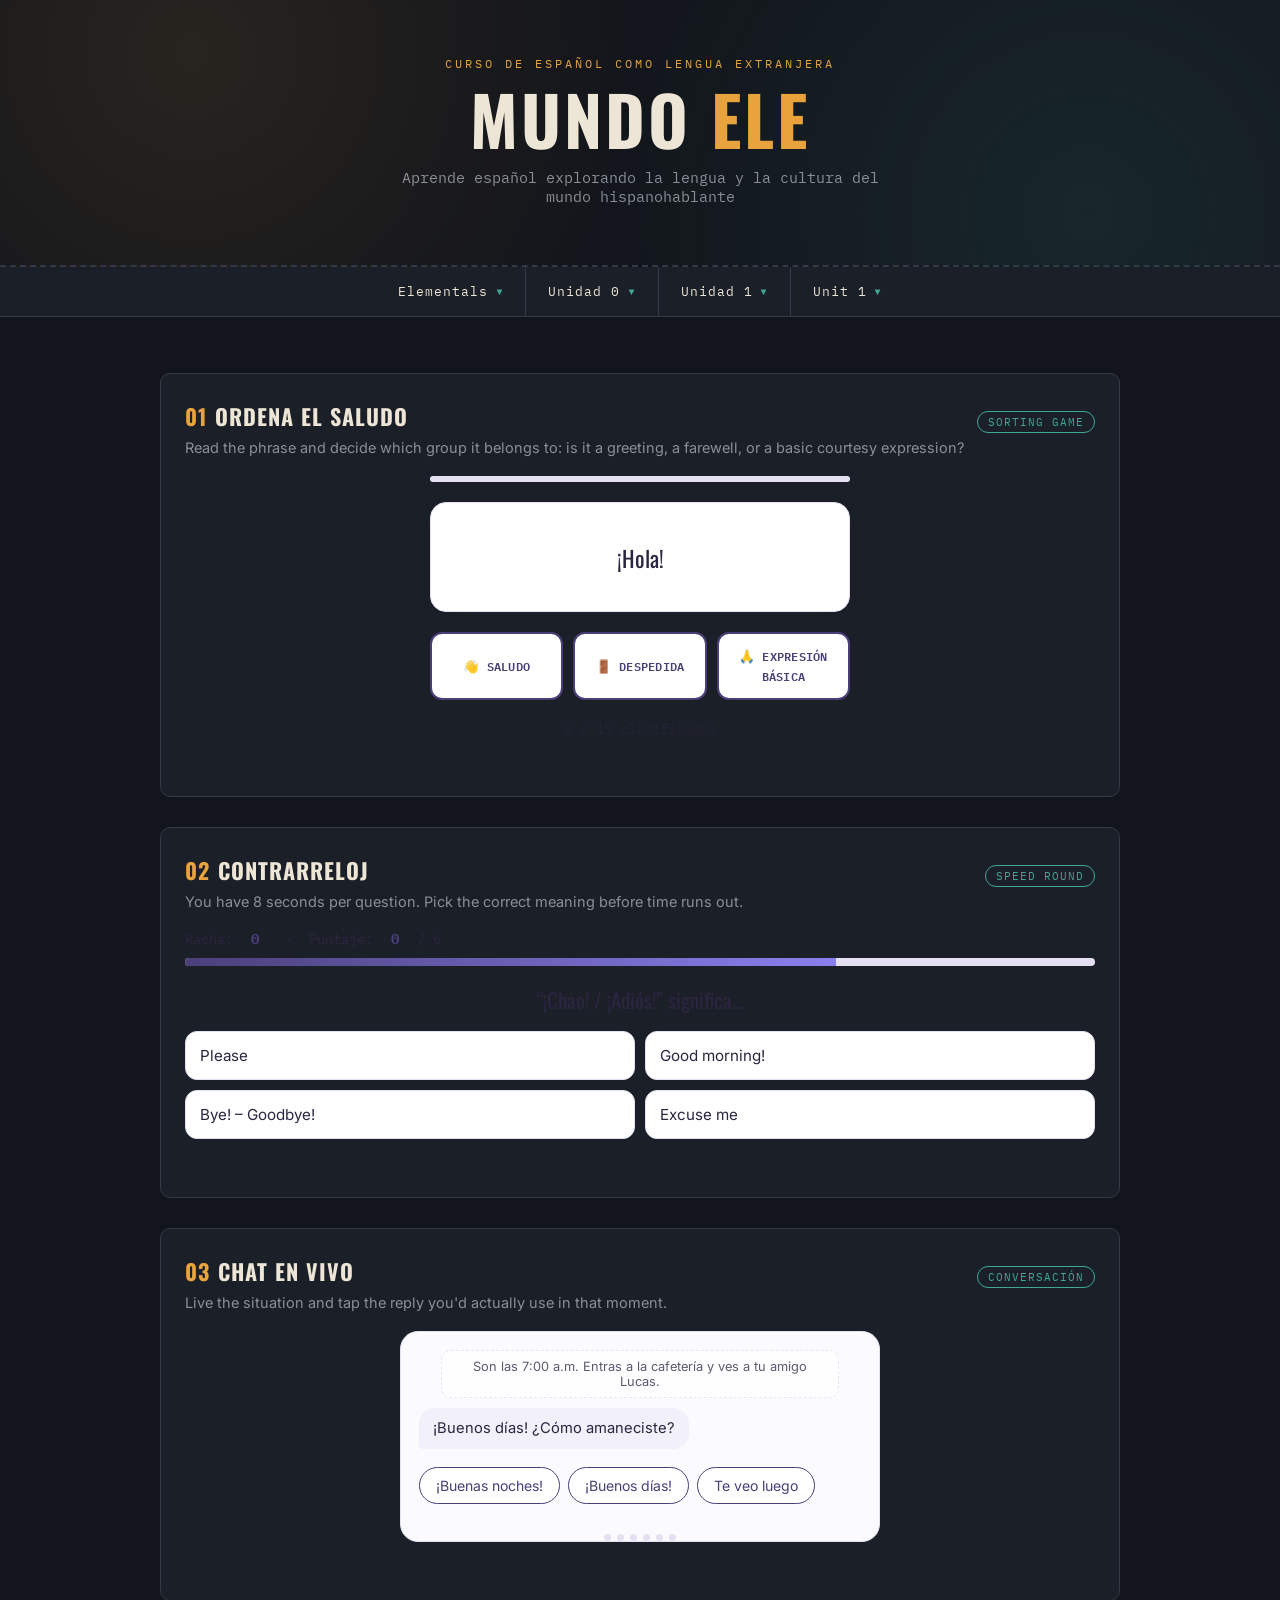
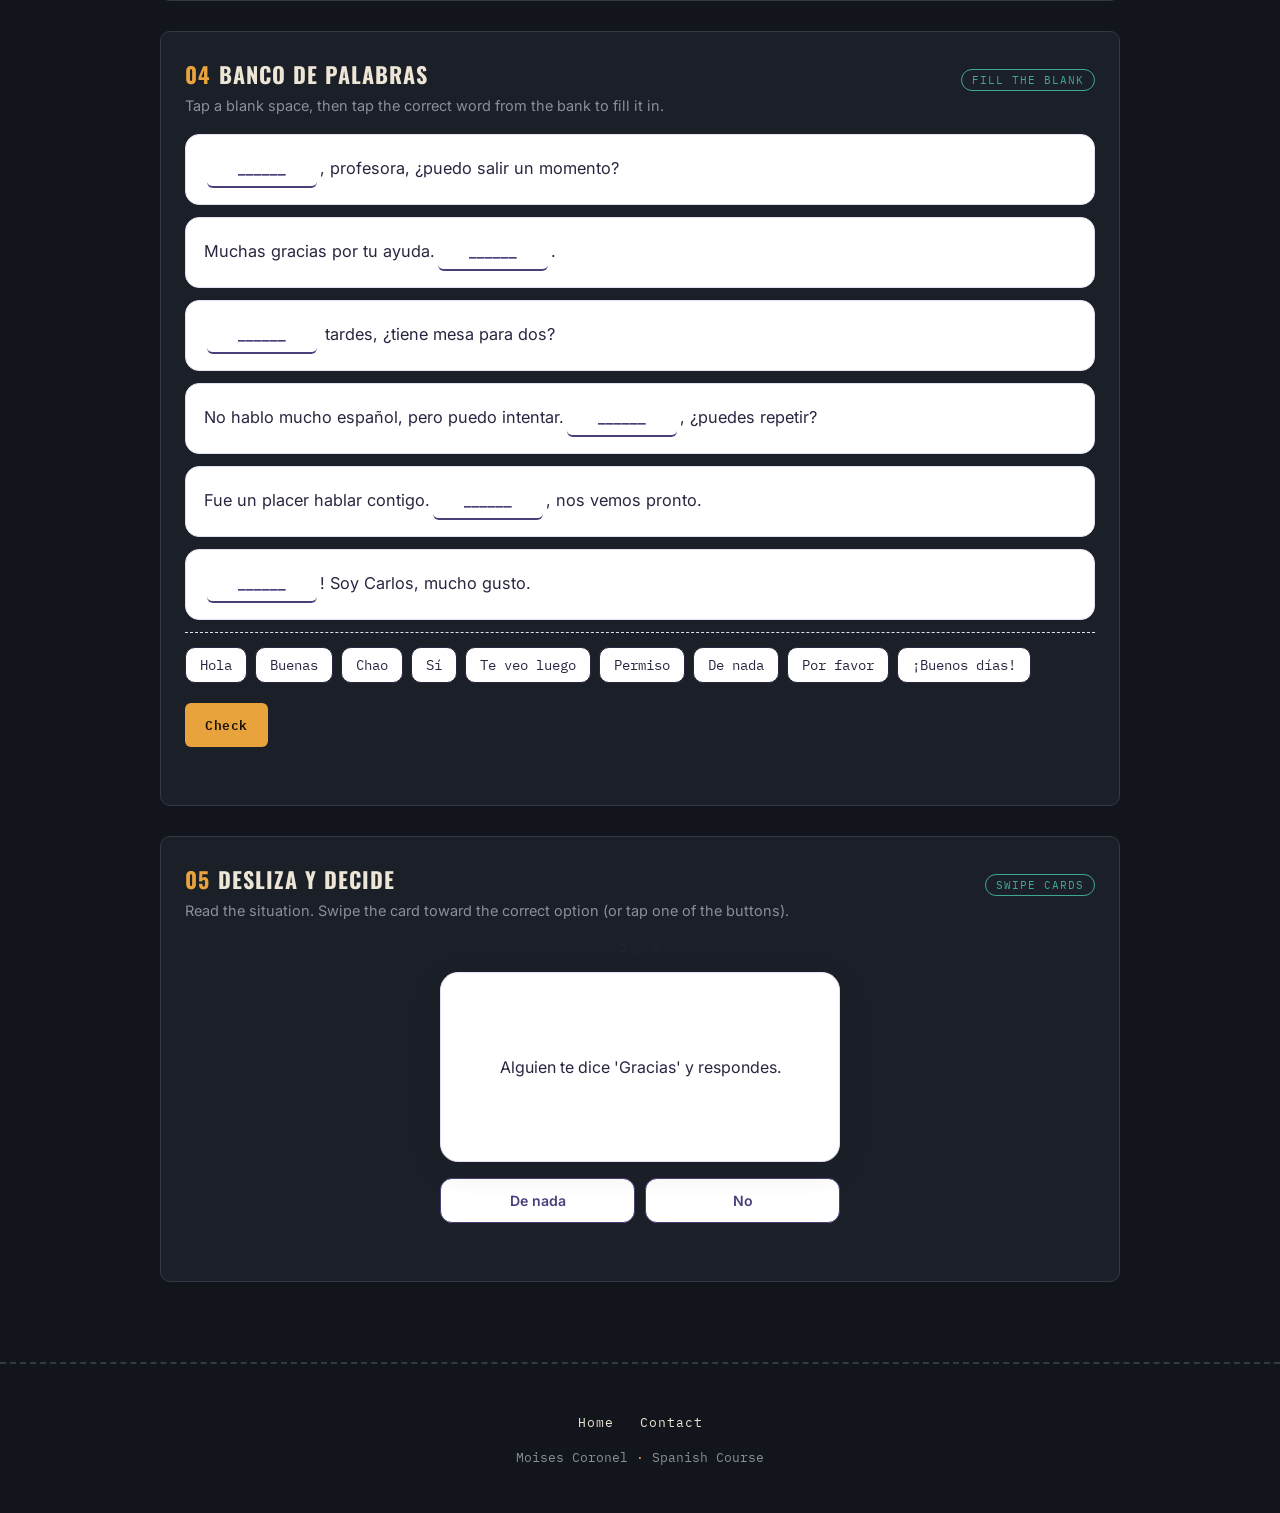
<file: saludos-despedidas.html>
<!DOCTYPE html>
<html lang="es">
<head>
  <meta charset="UTF-8">
  <meta name="viewport" content="width=device-width, initial-scale=1.0">
  <title>Saludos y despedidas · Practice — Mundo ELE</title>
  <link rel="preconnect" href="https://fonts.googleapis.com">
  <link href="https://fonts.googleapis.com/css2?family=Oswald:wght@500;600;700&family=IBM+Plex+Mono:wght@500;600&family=Inter:wght@400;500;600;700&display=swap" rel="stylesheet">
  <link rel="stylesheet" href="style.css">
  <script src="navbad.js" defer></script>

  <style>
    /* =========================================================
       ESTILOS EXTRA PARA LOS NUEVOS WIDGETS INTERACTIVOS
       (Se apoyan en las clases compartidas de style.css:
        .card, .card-head, .idx, .tag.mono, .instructions,
        .feedback, .btn-action, .quiz-options — y añaden solo
        lo necesario para los componentes nuevos)
    ========================================================= */
    :root{
      --sd-ink:#2b2540;
      --sd-accent:#4b3f7a;
      --sd-accent-light:#efeaff;
      --sd-good:#1f8a5c;
      --sd-bad:#c14545;
      --sd-line:#e4e0f2;
      --sd-bubble-them:#f2f0fa;
      --sd-bubble-me:#4b3f7a;
    }

    /* --- EJERCICIO 1: ORDENA EL SALUDO --- */
    .sort-stage{ display:flex; flex-direction:column; align-items:center; gap:20px; }
    .sort-progress{ width:100%; max-width:420px; height:6px; background:var(--sd-line); border-radius:99px; overflow:hidden; }
    .sort-progress-bar{ height:100%; background:var(--sd-accent); width:0%; transition:width .35s ease; }
    .sort-card{
      width:100%; max-width:420px; min-height:110px;
      background:#fff; border:1px solid var(--sd-line); border-radius:16px;
      display:flex; align-items:center; justify-content:center; text-align:center;
      padding:24px; font-family:'Oswald',sans-serif; font-size:1.4rem; color:var(--sd-ink);
      box-shadow:0 6px 20px rgba(43,37,64,.08);
      transition:transform .25s ease, opacity .25s ease;
    }
    .sort-card.away-left{ transform:translateX(-140%) rotate(-8deg); opacity:0; }
    .sort-card.away-right{ transform:translateX(140%) rotate(8deg); opacity:0; }
    .sort-card.away-up{ transform:translateY(-140%); opacity:0; }
    .sort-card.shake{ animation:sortShake .4s; }
    @keyframes sortShake{ 0%,100%{transform:translateX(0);} 25%{transform:translateX(-8px);} 75%{transform:translateX(8px);} }
    .sort-buckets{ display:grid; grid-template-columns:repeat(3,1fr); gap:10px; width:100%; max-width:420px; }
    .sort-bucket{
      border:2px solid var(--sd-accent); background:#fff; color:var(--sd-accent);
      border-radius:12px; padding:12px 8px; font-family:'IBM Plex Mono',monospace;
      font-size:.78rem; font-weight:600; letter-spacing:.02em; cursor:pointer; text-align:center;
      transition:background .15s ease, color .15s ease, transform .1s ease;
    }
    .sort-bucket:hover{ background:var(--sd-accent-light); }
    .sort-bucket:active{ transform:scale(.96); }
    .sort-tally{ font-family:'IBM Plex Mono',monospace; font-size:.85rem; color:var(--sd-ink); opacity:.7; }
    .sort-done{ text-align:center; font-family:'Oswald',sans-serif; font-size:1.2rem; color:var(--sd-ink); }

    /* --- EJERCICIO 2: CONTRARRELOJ --- */
    .speed-head{ display:flex; align-items:center; justify-content:space-between; gap:12px; margin-bottom:10px; flex-wrap:wrap; }
    .speed-stats{ display:flex; gap:18px; font-family:'IBM Plex Mono',monospace; font-size:.85rem; color:var(--sd-ink); }
    .speed-stats b{ color:var(--sd-accent); }
    .speed-bar-track{ width:100%; height:8px; background:var(--sd-line); border-radius:99px; overflow:hidden; margin-bottom:18px; }
    .speed-bar-fill{ height:100%; background:linear-gradient(90deg,var(--sd-accent),#8b7ff0); width:100%; transition:width .1s linear; }
    .speed-bar-fill.warn{ background:linear-gradient(90deg,#c14545,#e07a5f); }
    .speed-question{ font-family:'Oswald',sans-serif; font-size:1.3rem; color:var(--sd-ink); text-align:center; margin-bottom:16px; }
    .speed-options{ display:grid; grid-template-columns:1fr 1fr; gap:10px; }
    @media (max-width:520px){ .speed-options{ grid-template-columns:1fr; } }
    .speed-opt{
      border:1.5px solid var(--sd-line); background:#fff; border-radius:12px; padding:14px;
      font-family:'Inter',sans-serif; font-size:.95rem; color:var(--sd-ink); cursor:pointer; text-align:left;
      transition:border-color .15s ease, background .15s ease;
    }
    .speed-opt:hover{ border-color:var(--sd-accent); }
    .speed-opt.correct{ background:#e7f7ef; border-color:var(--sd-good); color:var(--sd-good); font-weight:600; }
    .speed-opt.wrong{ background:#fbeaea; border-color:var(--sd-bad); color:var(--sd-bad); }
    .speed-opt:disabled{ cursor:default; }
    .speed-endcard{ text-align:center; font-family:'Oswald',sans-serif; font-size:1.2rem; color:var(--sd-ink); padding:20px 0; }

    /* --- EJERCICIO 3: CHAT --- */
    .chat-frame{
      max-width:480px; margin:0 auto; border:1px solid var(--sd-line); border-radius:18px;
      background:#fbfaff; overflow:hidden;
    }
    .chat-log{ padding:18px; display:flex; flex-direction:column; gap:10px; min-height:120px; }
    .chat-context{
      align-self:center; background:#fff; border:1px dashed var(--sd-line); color:var(--sd-ink); opacity:.75;
      font-family:'Inter',sans-serif; font-size:.8rem; text-align:center; border-radius:10px; padding:8px 14px; max-width:90%;
    }
    .chat-bubble{
      max-width:78%; padding:10px 14px; border-radius:16px; font-family:'Inter',sans-serif; font-size:.92rem; line-height:1.4;
      opacity:0; transform:translateY(6px); animation:chatIn .3s ease forwards;
    }
    @keyframes chatIn{ to{ opacity:1; transform:translateY(0);} }
    .chat-bubble.them{ align-self:flex-start; background:var(--sd-bubble-them); color:var(--sd-ink); border-bottom-left-radius:4px; }
    .chat-bubble.me{ align-self:flex-end; background:var(--sd-bubble-me); color:#fff; border-bottom-right-radius:4px; }
    .chat-typing{ align-self:flex-start; display:flex; gap:4px; padding:12px 14px; }
    .chat-typing span{ width:6px; height:6px; border-radius:50%; background:#b7aee0; animation:chatDot 1s infinite ease-in-out; }
    .chat-typing span:nth-child(2){ animation-delay:.15s; }
    .chat-typing span:nth-child(3){ animation-delay:.3s; }
    @keyframes chatDot{ 0%,60%,100%{ transform:translateY(0); opacity:.4;} 30%{ transform:translateY(-4px); opacity:1;} }
    .chat-options{ display:flex; flex-wrap:wrap; gap:8px; padding:0 18px 18px; }
    .chat-chip{
      border:1.5px solid var(--sd-accent); background:#fff; color:var(--sd-accent);
      border-radius:99px; padding:9px 16px; font-family:'Inter',sans-serif; font-size:.88rem; cursor:pointer;
      transition:background .15s ease, color .15s ease, transform .1s ease;
    }
    .chat-chip:hover{ background:var(--sd-accent-light); }
    .chat-chip.correct{ background:var(--sd-good); border-color:var(--sd-good); color:#fff; }
    .chat-chip.wrong{ background:var(--sd-bad); border-color:var(--sd-bad); color:#fff; }
    .chat-chip:disabled{ cursor:default; opacity:.55; }
    .chat-progress{ display:flex; justify-content:center; gap:6px; padding:12px 0 0; }
    .chat-dot{ width:7px; height:7px; border-radius:50%; background:var(--sd-line); }
    .chat-dot.done{ background:var(--sd-accent); }

    /* --- EJERCICIO 4: BANCO DE PALABRAS --- */
    .wb-sentence{
      font-family:'Inter',sans-serif; font-size:1.02rem; color:var(--sd-ink); line-height:1.9;
      background:#fff; border:1px solid var(--sd-line); border-radius:14px; padding:16px 18px; margin-bottom:12px;
    }
    .wb-blank{
      display:inline-block; min-width:110px; text-align:center; border-bottom:2px solid var(--sd-accent);
      padding:2px 8px; margin:0 3px; cursor:pointer; border-radius:6px; font-weight:600; color:var(--sd-accent);
      transition:background .15s ease;
    }
    .wb-blank.active{ background:var(--sd-accent-light); }
    .wb-blank.filled{ border-bottom-style:solid; color:var(--sd-ink); }
    .wb-blank.correct{ color:var(--sd-good); border-color:var(--sd-good); }
    .wb-blank.wrong{ color:var(--sd-bad); border-color:var(--sd-bad); }
    .wb-bank{ display:flex; flex-wrap:wrap; gap:8px; padding:14px 0 4px; border-top:1px dashed var(--sd-line); margin-top:8px; }
    .wb-chip{
      border:1.5px solid var(--sd-ink); background:#fff; color:var(--sd-ink); border-radius:10px;
      padding:8px 14px; font-family:'IBM Plex Mono',monospace; font-size:.85rem; cursor:pointer;
      transition:opacity .15s ease, transform .1s ease;
    }
    .wb-chip:hover{ transform:translateY(-1px); }
    .wb-chip.used{ opacity:.25; pointer-events:none; }

    /* --- EJERCICIO 5: DESLIZA Y DECIDE --- */
    .swipe-stage{ display:flex; flex-direction:column; align-items:center; gap:16px; }
    .swipe-counter{ font-family:'IBM Plex Mono',monospace; font-size:.8rem; color:var(--sd-ink); opacity:.65; }
    .swipe-deck{ position:relative; width:100%; max-width:400px; height:190px; touch-action:pan-y; }
    .swipe-card{
      position:absolute; inset:0; background:#fff; border:1px solid var(--sd-line); border-radius:18px;
      box-shadow:0 10px 30px rgba(43,37,64,.10); display:flex; align-items:center; justify-content:center;
      padding:22px; text-align:center; font-family:'Inter',sans-serif; font-size:1rem; color:var(--sd-ink);
      cursor:grab; user-select:none; transition:transform .25s ease, opacity .25s ease;
    }
    .swipe-card:active{ cursor:grabbing; }
    .swipe-card.dragging{ transition:none; }
    .swipe-card.flyleft{ transform:translate(-160%,10%) rotate(-18deg) !important; opacity:0; }
    .swipe-card.flyright{ transform:translate(160%,10%) rotate(18deg) !important; opacity:0; }
    .swipe-tag{
      position:absolute; top:14px; font-family:'IBM Plex Mono',monospace; font-size:.72rem; font-weight:700;
      padding:4px 10px; border-radius:6px; opacity:0; transition:opacity .1s ease;
    }
    .swipe-tag.left{ left:14px; border:2px solid var(--sd-good); color:var(--sd-good); transform:rotate(-8deg); }
    .swipe-tag.right{ right:14px; border:2px solid var(--sd-bad); color:var(--sd-bad); transform:rotate(8deg); }
    .swipe-choices{ display:grid; grid-template-columns:1fr 1fr; gap:10px; width:100%; max-width:400px; }
    .swipe-choice-btn{
      border:1.5px solid var(--sd-accent); background:#fff; color:var(--sd-accent); border-radius:12px;
      padding:13px 10px; font-family:'Inter',sans-serif; font-size:.88rem; font-weight:600; cursor:pointer;
      transition:background .15s ease, transform .1s ease;
    }
    .swipe-choice-btn:hover{ background:var(--sd-accent-light); }
    .swipe-choice-btn:active{ transform:scale(.97); }
    .swipe-finish{ text-align:center; font-family:'Oswald',sans-serif; font-size:1.2rem; color:var(--sd-ink); padding:16px 0; }
  </style>

</head>
<body>

<a class="skip-link" href="#main-content">Saltar al contenido principal</a>

<!-- HEADER (Shared from index.html) -->
<header class="site-header">
  <div class="eyebrow mono">CURSO DE ESPAÑOL COMO LENGUA EXTRANJERA</div>
 <h1>
  <a href="index.html" class="logo-link">
    Mundo <span>ELE</span>
  </a>
</h1>
  <p>Aprende español explorando la lengua y la cultura del mundo hispanohablante</p>
</header>

<!-- NAVBAR (Shared from navbar.html) -->
<div id="navbar-placeholder"></div>

<!-- MAIN CONTENT -->
<main id="main-content">
  <div class="exercise-stack">

    <!-- EJERCICIO 1: ORDENA EL SALUDO -->
    <section class="card">
      <div class="card-head">
        <h2><span class="idx">01</span>Ordena el saludo</h2>
        <span class="tag mono">SORTING GAME</span>
      </div>
      <p class="instructions">Read the phrase and decide which group it belongs to: is it a greeting, a farewell, or a basic courtesy expression?</p>
      <div class="sort-stage">
        <div class="sort-progress"><div class="sort-progress-bar" id="sortProgressBar"></div></div>
        <div class="sort-card" id="sortCard"></div>
        <div class="sort-buckets" id="sortBuckets">
          <button class="sort-bucket" data-cat="greeting">👋 SALUDO</button>
          <button class="sort-bucket" data-cat="farewell">🚪 DESPEDIDA</button>
          <button class="sort-bucket" data-cat="basic">🙏 EXPRESIÓN BÁSICA</button>
        </div>
        <div class="sort-tally" id="sortTally">0 / 19 clasificadas</div>
      </div>
      <div class="feedback" id="fb1"></div>
    </section>

    <!-- EJERCICIO 2: CONTRARRELOJ -->
    <section class="card">
      <div class="card-head">
        <h2><span class="idx">02</span>Contrarreloj</h2>
        <span class="tag mono">SPEED ROUND</span>
      </div>
      <p class="instructions">You have 8 seconds per question. Pick the correct meaning before time runs out.</p>
      <div class="speed-head">
        <div class="speed-stats">Racha: <b id="speedStreak">0</b> &nbsp;·&nbsp; Puntaje: <b id="speedScore">0</b> / 6</div>
      </div>
      <div class="speed-bar-track"><div class="speed-bar-fill" id="speedBarFill"></div></div>
      <div id="speedWrap"></div>
      <div class="feedback" id="fb2"></div>
    </section>

    <!-- EJERCICIO 3: CHAT EN VIVO -->
    <section class="card">
      <div class="card-head">
        <h2><span class="idx">03</span>Chat en vivo</h2>
        <span class="tag mono">CONVERSACIÓN</span>
      </div>
      <p class="instructions">Live the situation and tap the reply you'd actually use in that moment.</p>
      <div class="chat-frame">
        <div class="chat-log" id="chatLog"></div>
        <div class="chat-options" id="chatOptions"></div>
        <div class="chat-progress" id="chatProgress"></div>
      </div>
      <div class="feedback" id="fb3"></div>
    </section>

    <!-- EJERCICIO 4: BANCO DE PALABRAS -->
    <section class="card">
      <div class="card-head">
        <h2><span class="idx">04</span>Banco de palabras</h2>
        <span class="tag mono">FILL THE BLANK</span>
      </div>
      <p class="instructions">Tap a blank space, then tap the correct word from the bank to fill it in.</p>
      <div id="wbSentences"></div>
      <div class="wb-bank" id="wbBank"></div>
      <button class="btn-action" onclick="checkWordBank()" style="margin-top:16px;">Check</button>
      <div class="feedback" id="fb4"></div>
    </section>

    <!-- EJERCICIO 5: DESLIZA Y DECIDE -->
    <section class="card">
      <div class="card-head">
        <h2><span class="idx">05</span>Desliza y decide</h2>
        <span class="tag mono">SWIPE CARDS</span>
      </div>
      <p class="instructions">Read the situation. Swipe the card toward the correct option (or tap one of the buttons).</p>
      <div class="swipe-stage">
        <div class="swipe-counter" id="swipeCounter">1 / 6</div>
        <div class="swipe-deck" id="swipeDeck"></div>
        <div class="swipe-choices" id="swipeChoices"></div>
      </div>
      <div class="feedback" id="fb5"></div>
    </section>

  </div>
</main>

<!-- FOOTER (Shared from index.html) -->
<footer class="site-footer">
  <div class="footer-links">
    <a href="index.html">Home</a>
    <a href="contact.html">Contact</a>
  </div>
  <p class="credit">Moises Coronel <span>·</span> Spanish Course</p>
</footer>

<script>
/* =========================================================
   NAVBAR: Funcionalidad Dropdown
========================================================= */
(function(){
  "use strict";
  var navItems = Array.prototype.slice.call(document.querySelectorAll('.nav-item'));
  var isTouchOrNoHover = window.matchMedia('(hover: none), (pointer: coarse)').matches;

  function closeAll(exceptItem){
    navItems.forEach(function(item){
      if(item !== exceptItem){
        item.classList.remove('open');
        var btn = item.querySelector('.nav-toggle');
        if(btn) btn.setAttribute('aria-expanded', 'false');
      }
    });
  }

  function openItem(item){
    item.classList.add('open');
    var btn = item.querySelector('.nav-toggle');
    if(btn) btn.setAttribute('aria-expanded', 'true');
  }

  function closeItem(item){
    item.classList.remove('open');
    var btn = item.querySelector('.nav-toggle');
    if(btn) btn.setAttribute('aria-expanded', 'false');
  }

  navItems.forEach(function(item){
    var toggle = item.querySelector('.nav-toggle');

    toggle.addEventListener('click', function(e){
      e.stopPropagation();
      var willOpen = !item.classList.contains('open');
      closeAll(item);
      if(willOpen){
        openItem(item);
      } else {
        closeItem(item);
      }
    });

    if(!isTouchOrNoHover){
      item.addEventListener('mouseenter', function(){
        closeAll(item);
        openItem(item);
      });
      item.addEventListener('mouseleave', function(){
        closeItem(item);
      });
    }

    item.addEventListener('keydown', function(e){
      if(e.key === 'Escape'){
        closeItem(item);
        toggle.focus();
      }
    });
  });

  document.addEventListener('click', function(e){
    if(!e.target.closest('.nav-item')){
      closeAll(null);
    }
  });

  document.addEventListener('keydown', function(e){
    if(e.key === 'Escape'){
      closeAll(null);
    }
  });
})();

/* =========================================================
   LÓGICA DE EJERCICIOS Y VOCABULARIO (Saludos y despedidas)
========================================================= */
const VOCAB = [
  {es:"¡Hola!", en:"Hello! – Hi!", cat:"greeting"},
  {es:"¿Qué pasa? / ¿Qué más?", en:"What's up?", cat:"greeting"},
  {es:"¿Qué hay de nuevo?", en:"What's new?", cat:"greeting"},
  {es:"¡Buenos días!", en:"Good morning!", cat:"greeting"},
  {es:"¡Buenas tardes!", en:"Good afternoon!", cat:"greeting"},
  {es:"¡Buenas noches!", en:"Good evening!", cat:"greeting"},
  {es:"Gusto en conocerte", en:"Nice to meet you", cat:"greeting"},
  {es:"Un placer conocerte", en:"A pleasure to meet you", cat:"greeting"},
  {es:"¡Chao! / ¡Adiós!", en:"Bye! – Goodbye!", cat:"farewell"},
  {es:"¡Feliz noche!", en:"Good night!", cat:"farewell"},
  {es:"Te veo luego", en:"See you later", cat:"farewell"},
  {es:"Te veo mañana / Hasta mañana", en:"See you tomorrow", cat:"farewell"},
  {es:"Te veo la próxima clase", en:"See you next class", cat:"farewell"},
  {es:"Sí", en:"Yes", cat:"basic"},
  {es:"No", en:"No", cat:"basic"},
  {es:"Permiso / Disculpe", en:"Excuse me", cat:"basic"},
  {es:"Por favor", en:"Please", cat:"basic"},
  {es:"Gracias", en:"Thank you", cat:"basic"},
  {es:"De nada / Por nada", en:"You're welcome", cat:"basic"},
];

function normalize(str){
  return str.trim().toLowerCase()
    .replace(/á/g,"a").replace(/é/g,"e").replace(/í/g,"i").replace(/ó/g,"o").replace(/ú/g,"u")
    .replace(/¿|\?|¡|!/g,"").replace(/\s+/g," ");
}
function shuffle(arr){ return [...arr].sort(()=>Math.random()-0.5); }

/* STAMPS (silencioso si no hay elementos .stamp en esta página) */
let stampsOn = 0;
function earnStamp(n){
  if(n<=stampsOn) return;
  stampsOn = n;
  document.querySelectorAll('.stamp').forEach(s=>{
    if(parseInt(s.dataset.i)<=stampsOn) s.classList.add('on');
  });
}

/* =========================================================
   EJERCICIO 1: ORDENA EL SALUDO (sorting game, una tarjeta a la vez)
========================================================= */
const CAT_LABELS = {greeting:"SALUDO", farewell:"DESPEDIDA", basic:"EXPRESIÓN BÁSICA"};
const sortDeck = shuffle(VOCAB);
let sortIdx = 0;
let sortCorrect = 0;
const sortCardEl = document.getElementById('sortCard');
const sortTallyEl = document.getElementById('sortTally');
const sortProgressBar = document.getElementById('sortProgressBar');
const sortBucketsEl = document.getElementById('sortBuckets');

function renderSortCard(){
  if(sortIdx >= sortDeck.length){
    sortCardEl.textContent = "";
    sortCardEl.innerHTML = `<div class="sort-done">¡Listo! Clasificaste ${sortCorrect} / ${sortDeck.length} correctamente 🎉</div>`;
    sortBucketsEl.style.display = 'none';
    const fb = document.getElementById('fb1');
    fb.textContent = sortCorrect===sortDeck.length ? "¡Perfecto! Dominas la diferencia entre saludos, despedidas y cortesía." : `Resultado final: ${sortCorrect} / ${sortDeck.length}`;
    fb.className = sortCorrect===sortDeck.length ? 'feedback good' : 'feedback';
    if(sortCorrect===sortDeck.length) earnStamp(1);
    return;
  }
  sortCardEl.className = 'sort-card';
  sortCardEl.textContent = sortDeck[sortIdx].es;
  sortTallyEl.textContent = `${sortIdx} / ${sortDeck.length} clasificadas`;
  sortProgressBar.style.width = `${(sortIdx/sortDeck.length)*100}%`;
}

document.querySelectorAll('.sort-bucket').forEach(btn=>{
  btn.addEventListener('click', ()=>{
    if(sortIdx >= sortDeck.length) return;
    const current = sortDeck[sortIdx];
    const chosen = btn.dataset.cat;
    if(chosen === current.cat){
      sortCorrect++;
      sortCardEl.classList.add(chosen==='farewell' ? 'away-right' : (chosen==='basic' ? 'away-up' : 'away-left'));
      setTimeout(()=>{ sortIdx++; renderSortCard(); }, 260);
    } else {
      sortCardEl.classList.add('shake');
      setTimeout(()=> sortCardEl.classList.remove('shake'), 400);
    }
  });
});
renderSortCard();

/* =========================================================
   EJERCICIO 2: CONTRARRELOJ (speed multiple choice con timer)
========================================================= */
const speedItems = shuffle(VOCAB).slice(0,6);
let speedIdx = 0, speedScore = 0, speedStreak = 0, speedBestStreak = 0;
let speedTimer = null, speedTimeLeft = 8000, speedTickStart = 0;
const speedWrap = document.getElementById('speedWrap');
const speedBarFill = document.getElementById('speedBarFill');
const SPEED_DURATION = 8000;

function renderSpeedQuestion(){
  clearInterval(speedTimer);
  if(speedIdx >= speedItems.length){
    speedWrap.innerHTML = `<div class="speed-endcard">Ronda terminada — ${speedScore} / ${speedItems.length} correctas. Mejor racha: ${speedBestStreak} 🔥</div>`;
    speedBarFill.style.width = '0%';
    const fb = document.getElementById('fb2');
    fb.textContent = speedScore===speedItems.length ? "¡Reflejos de nativo! 🚀" : `Score: ${speedScore} / ${speedItems.length}`;
    fb.className = speedScore===speedItems.length ? 'feedback good' : 'feedback';
    if(speedScore===speedItems.length) earnStamp(2);
    return;
  }
  const item = speedItems[speedIdx];
  const wrongPool = shuffle(VOCAB.filter(v=>v.en!==item.en)).slice(0,3).map(v=>v.en);
  const options = shuffle([item.en, ...wrongPool]);

  speedWrap.innerHTML = `<div class="speed-question">“${item.es}” significa...</div><div class="speed-options"></div>`;
  const optWrap = speedWrap.querySelector('.speed-options');
  options.forEach(opt=>{
    const b = document.createElement('button');
    b.className = 'speed-opt';
    b.textContent = opt;
    b.onclick = ()=> answerSpeed(opt===item.en, b, item.en);
    optWrap.appendChild(b);
  });

  speedTimeLeft = SPEED_DURATION;
  speedBarFill.style.width = '100%';
  speedBarFill.classList.remove('warn');
  speedTickStart = Date.now();
  speedTimer = setInterval(()=>{
    const elapsed = Date.now() - speedTickStart;
    const pct = Math.max(0, 100 - (elapsed / SPEED_DURATION) * 100);
    speedBarFill.style.width = pct + '%';
    if(pct < 25) speedBarFill.classList.add('warn');
    if(elapsed >= SPEED_DURATION){
      clearInterval(speedTimer);
      answerSpeed(false, null, item.en, true);
    }
  }, 60);
}

function answerSpeed(isCorrect, btnEl, correctText, timedOut){
  clearInterval(speedTimer);
  const buttons = speedWrap.querySelectorAll('.speed-opt');
  buttons.forEach(bt=>{
    bt.disabled = true;
    if(bt.textContent === correctText) bt.classList.add('correct');
  });
  if(btnEl && !isCorrect) btnEl.classList.add('wrong');

  if(isCorrect){
    speedScore++;
    speedStreak++;
    speedBestStreak = Math.max(speedBestStreak, speedStreak);
  } else {
    speedStreak = 0;
  }
  document.getElementById('speedScore').textContent = speedScore;
  document.getElementById('speedStreak').textContent = speedStreak;

  const fb = document.getElementById('fb2');
  fb.textContent = timedOut ? "¡Se acabó el tiempo!" : (isCorrect ? "¡Correcto!" : "Casi — mira la respuesta en verde.");
  fb.className = 'feedback';

  setTimeout(()=>{ speedIdx++; renderSpeedQuestion(); }, 900);
}
renderSpeedQuestion();

/* =========================================================
   EJERCICIO 3: CHAT EN VIVO (conversación con desbloqueo secuencial)
========================================================= */
const chatSteps = [
  {
    context:"Son las 7:00 a.m. Entras a la cafetería y ves a tu amigo Lucas.",
    them:"¡Buenos días! ¿Cómo amaneciste?",
    options:["¡Buenas noches!","¡Buenos días!","Te veo luego"],
    correct:["¡Buenos días!"]
  },
  {
    context:"Estás en una fiesta y alguien se acerca a presentarse.",
    them:"Hola, soy Valentina. Mucho gusto.",
    options:["Un placer conocerte","De nada","Permiso"],
    correct:["Un placer conocerte","Gusto en conocerte"]
  },
  {
    context:"Un compañero te ayudó a cargar tus cosas hasta el carro.",
    them:"Listo, ya está todo en el carro.",
    options:["Gracias","No","Sí"],
    correct:["Gracias"]
  },
  {
    context:"Termina la clase de las 6 p.m. Verás a tu compañera la próxima semana, en la misma clase.",
    them:"¡Chao! Fue un gusto verte hoy.",
    options:["Te veo la próxima clase","¡Buenas tardes!","¿Qué pasa?"],
    correct:["Te veo la próxima clase"]
  },
  {
    context:"Vas caminando por un pasillo lleno de gente y necesitas pasar entre dos personas.",
    them:"(el pasillo está bloqueado)",
    options:["Permiso","Gracias","Hola"],
    correct:["Permiso","Disculpe"]
  },
  {
    context:"Son las 11 p.m. Apagas la luz de la habitación que compartes con tu compañero de cuarto.",
    them:"Bueno, hasta mañana entonces.",
    options:["¡Feliz noche!","¡Buenos días!","¿Qué hay de nuevo?"],
    correct:["¡Feliz noche!","Te veo mañana"]
  }
];
let chatIdx = 0;
const chatLog = document.getElementById('chatLog');
const chatOptions = document.getElementById('chatOptions');
const chatProgress = document.getElementById('chatProgress');

chatSteps.forEach((_, i)=>{
  const d = document.createElement('div');
  d.className = 'chat-dot';
  d.id = `chatDot${i}`;
  chatProgress.appendChild(d);
});

function addBubble(text, cls, isContext){
  const el = document.createElement('div');
  el.className = isContext ? 'chat-context' : `chat-bubble ${cls}`;
  el.textContent = text;
  chatLog.appendChild(el);
  chatLog.scrollTop = chatLog.scrollHeight;
  return el;
}

function renderChatStep(){
  chatOptions.innerHTML = '';
  if(chatIdx >= chatSteps.length){
    const fb = document.getElementById('fb3');
    fb.textContent = "¡Conversación completa! 💬";
    fb.className = 'feedback good';
    earnStamp(3);
    return;
  }
  const step = chatSteps[chatIdx];
  addBubble(step.context, null, true);
  const typing = document.createElement('div');
  typing.className = 'chat-typing';
  typing.innerHTML = '<span></span><span></span><span></span>';
  chatLog.appendChild(typing);

  setTimeout(()=>{
    typing.remove();
    addBubble(step.them, 'them');
    shuffle(step.options).forEach(opt=>{
      const chip = document.createElement('button');
      chip.className = 'chat-chip';
      chip.textContent = opt;
      chip.onclick = ()=>{
        const chips = chatOptions.querySelectorAll('.chat-chip');
        const isCorrect = step.correct.includes(opt);
        if(isCorrect){
          chips.forEach(c=>c.disabled=true);
          chip.classList.add('correct');
          addBubble(opt, 'me');
          document.getElementById(`chatDot${chatIdx}`).classList.add('done');
          chatIdx++;
          setTimeout(renderChatStep, 500);
        } else {
          chip.classList.add('wrong');
          chip.disabled = true;
        }
      };
      chatOptions.appendChild(chip);
    });
  }, 650);
}
renderChatStep();

/* =========================================================
   EJERCICIO 4: BANCO DE PALABRAS (fill in the blank por clic)
========================================================= */
const wbData = [
  {parts:["", "___", ", profesora, ¿puedo salir un momento?"], answer:"Permiso"},
  {parts:["Muchas gracias por tu ayuda.", "___", "."], answer:"De nada"},
  {parts:["", "___", " tardes, ¿tiene mesa para dos?"], answer:"Buenas"},
  {parts:["No hablo mucho español, pero puedo intentar.", "___", ", ¿puedes repetir?"], answer:"Por favor"},
  {parts:["Fue un placer hablar contigo.", "___", ", nos vemos pronto."], answer:"Chao"},
  {parts:["", "___", "! Soy Carlos, mucho gusto."], answer:"Hola"}
];
const wbDistractors = ["Gracias","Sí","No","¡Buenos días!","Te veo luego","De nada"];
const wbSentencesEl = document.getElementById('wbSentences');
const wbBankEl = document.getElementById('wbBank');
let wbActiveBlank = null;

const wbAnswers = wbData.map(d=>d.answer);
const wbBankWords = shuffle([...new Set([...wbAnswers, ...wbDistractors])]).slice(0, Math.max(8, wbAnswers.length+3));
if(!wbBankWords.includes(wbAnswers[wbAnswers.length-1])){ wbBankWords[0] = wbAnswers[wbAnswers.length-1]; }

wbData.forEach((sent, si)=>{
  const p = document.createElement('div');
  p.className = 'wb-sentence';
  sent.parts.forEach(part=>{
    if(part === '___'){
      const blankSpan = document.createElement('span');
      blankSpan.className = 'wb-blank';
      blankSpan.dataset.sentIdx = si;
      blankSpan.dataset.answer = sent.answer;
      blankSpan.textContent = '______';
      blankSpan.onclick = ()=> selectBlank(blankSpan);
      p.appendChild(blankSpan);
    } else if(part){
      p.appendChild(document.createTextNode(part));
    }
  });
  wbSentencesEl.appendChild(p);
});

wbBankWords.forEach(word=>{
  const chip = document.createElement('button');
  chip.className = 'wb-chip';
  chip.textContent = word;
  chip.onclick = ()=> fillActiveBlank(chip);
  wbBankEl.appendChild(chip);
});

function selectBlank(blankEl){
  if(blankEl.classList.contains('filled')){
    const chip = [...wbBankEl.querySelectorAll('.wb-chip')].find(c=>c.textContent===blankEl.textContent);
    if(chip) chip.classList.remove('used');
    blankEl.textContent = '______';
    blankEl.classList.remove('filled','correct','wrong');
    return;
  }
  if(wbActiveBlank) wbActiveBlank.classList.remove('active');
  wbActiveBlank = blankEl;
  blankEl.classList.add('active');
}

function fillActiveBlank(chip){
  if(chip.classList.contains('used')) return;
  if(!wbActiveBlank){
    const nextEmpty = wbSentencesEl.querySelector('.wb-blank:not(.filled)');
    if(!nextEmpty) return;
    wbActiveBlank = nextEmpty;
  }
  wbActiveBlank.textContent = chip.textContent;
  wbActiveBlank.classList.add('filled');
  wbActiveBlank.classList.remove('active','correct','wrong');
  chip.classList.add('used');
  wbActiveBlank = null;
}

function checkWordBank(){
  const blanks = wbSentencesEl.querySelectorAll('.wb-blank');
  let correct = 0;
  blanks.forEach(b=>{
    b.classList.remove('correct','wrong');
    if(!b.classList.contains('filled')){ b.classList.add('wrong'); return; }
    if(normalize(b.textContent) === normalize(b.dataset.answer)){
      b.classList.add('correct'); correct++;
    } else {
      b.classList.add('wrong');
    }
  });
  const fb = document.getElementById('fb4');
  if(correct === blanks.length){
    fb.textContent = `¡Perfecto! ${correct}/${blanks.length} correctas.`;
    fb.className = 'feedback good';
    earnStamp(4);
  } else {
    fb.textContent = `${correct}/${blanks.length} correctas. Revisa los espacios en rojo.`;
    fb.className = 'feedback bad';
  }
}

/* =========================================================
   EJERCICIO 5: DESLIZA Y DECIDE (swipe cards estilo Tinder)
========================================================= */
const swipeScenarios = shuffle([
  {situation:"Suena tu despertador y saludas a tu compañero de cuarto.", left:"¡Buenos días!", right:"¡Buenas noches!", correctSide:"left"},
  {situation:"Son las 9 p.m. y saludas a tus vecinos en el pasillo.", left:"¡Buenos días!", right:"¡Buenas noches!", correctSide:"right"},
  {situation:"Un amigo te ayuda a mudarte y quieres agradecerle.", left:"Permiso", right:"Gracias", correctSide:"right"},
  {situation:"Alguien te dice 'Gracias' y respondes.", left:"De nada", right:"No", correctSide:"left"},
  {situation:"Sales del salón por error y necesitas pasar entre dos compañeros.", left:"Permiso", right:"Un placer conocerte", correctSide:"left"},
  {situation:"Terminas tu clase del jueves; verás a tu compañera en la próxima clase.", left:"¿Qué pasa?", right:"Te veo la próxima clase", correctSide:"right"}
]);
let swipeIdx = 0, swipeCorrect = 0;
const swipeDeck = document.getElementById('swipeDeck');
const swipeChoices = document.getElementById('swipeChoices');
const swipeCounter = document.getElementById('swipeCounter');

function renderSwipeCard(){
  swipeChoices.innerHTML = '';
  swipeDeck.innerHTML = '';
  if(swipeIdx >= swipeScenarios.length){
    swipeDeck.innerHTML = `<div class="swipe-finish">Terminaste — ${swipeCorrect} / ${swipeScenarios.length} correctas ✅</div>`;
    swipeCounter.textContent = `${swipeScenarios.length} / ${swipeScenarios.length}`;
    const fb = document.getElementById('fb5');
    fb.textContent = swipeCorrect===swipeScenarios.length ? "¡Decisiones perfectas! 🎯" : `Score: ${swipeCorrect} / ${swipeScenarios.length}`;
    fb.className = swipeCorrect===swipeScenarios.length ? 'feedback good' : 'feedback';
    if(swipeCorrect===swipeScenarios.length) earnStamp(5);
    return;
  }
  swipeCounter.textContent = `${swipeIdx+1} / ${swipeScenarios.length}`;
  const sc = swipeScenarios[swipeIdx];

  const card = document.createElement('div');
  card.className = 'swipe-card';
  card.innerHTML = `
    <span class="swipe-tag left" id="tagLeft">${sc.left}</span>
    <span class="swipe-tag right" id="tagRight">${sc.right}</span>
    <span>${sc.situation}</span>`;
  swipeDeck.appendChild(card);

  [['left', sc.left], ['right', sc.right]].forEach(([side, label])=>{
    const btn = document.createElement('button');
    btn.className = 'swipe-choice-btn';
    btn.textContent = label;
    btn.onclick = ()=> resolveSwipe(side, sc, card);
    swipeChoices.appendChild(btn);
  });

  attachSwipeDrag(card, sc);
}

function resolveSwipe(side, sc, card){
  const isCorrect = side === sc.correctSide;
  if(isCorrect) swipeCorrect++;
  card.classList.add(side === 'left' ? 'flyleft' : 'flyright');
  const fb = document.getElementById('fb5');
  fb.textContent = isCorrect ? "¡Correcto!" : `Casi — la respuesta correcta era "${sc.correctSide==='left'?sc.left:sc.right}".`;
  fb.className = 'feedback';
  swipeChoices.querySelectorAll('button').forEach(b=>b.disabled=true);
  setTimeout(()=>{ swipeIdx++; renderSwipeCard(); }, 380);
}

function attachSwipeDrag(card, sc){
  let startX = 0, dx = 0, dragging = false;

  function pointerDown(e){
    dragging = true;
    card.classList.add('dragging');
    startX = (e.touches ? e.touches[0].clientX : e.clientX);
  }
  function pointerMove(e){
    if(!dragging) return;
    const x = (e.touches ? e.touches[0].clientX : e.clientX);
    dx = x - startX;
    card.style.transform = `translateX(${dx}px) rotate(${dx/18}deg)`;
    document.getElementById('tagLeft').style.opacity = dx < -20 ? Math.min(1, -dx/80) : 0;
    document.getElementById('tagRight').style.opacity = dx > 20 ? Math.min(1, dx/80) : 0;
  }
  function pointerUp(){
    if(!dragging) return;
    dragging = false;
    card.classList.remove('dragging');
    if(dx < -70){ resolveSwipe('left', sc, card); }
    else if(dx > 70){ resolveSwipe('right', sc, card); }
    else { card.style.transform = ''; }
    dx = 0;
  }

  card.addEventListener('mousedown', pointerDown);
  window.addEventListener('mousemove', pointerMove);
  window.addEventListener('mouseup', pointerUp);
  card.addEventListener('touchstart', pointerDown, {passive:true});
  card.addEventListener('touchmove', pointerMove, {passive:true});
  card.addEventListener('touchend', pointerUp);
}
renderSwipeCard();
</script>

</body>
</html>
</file>
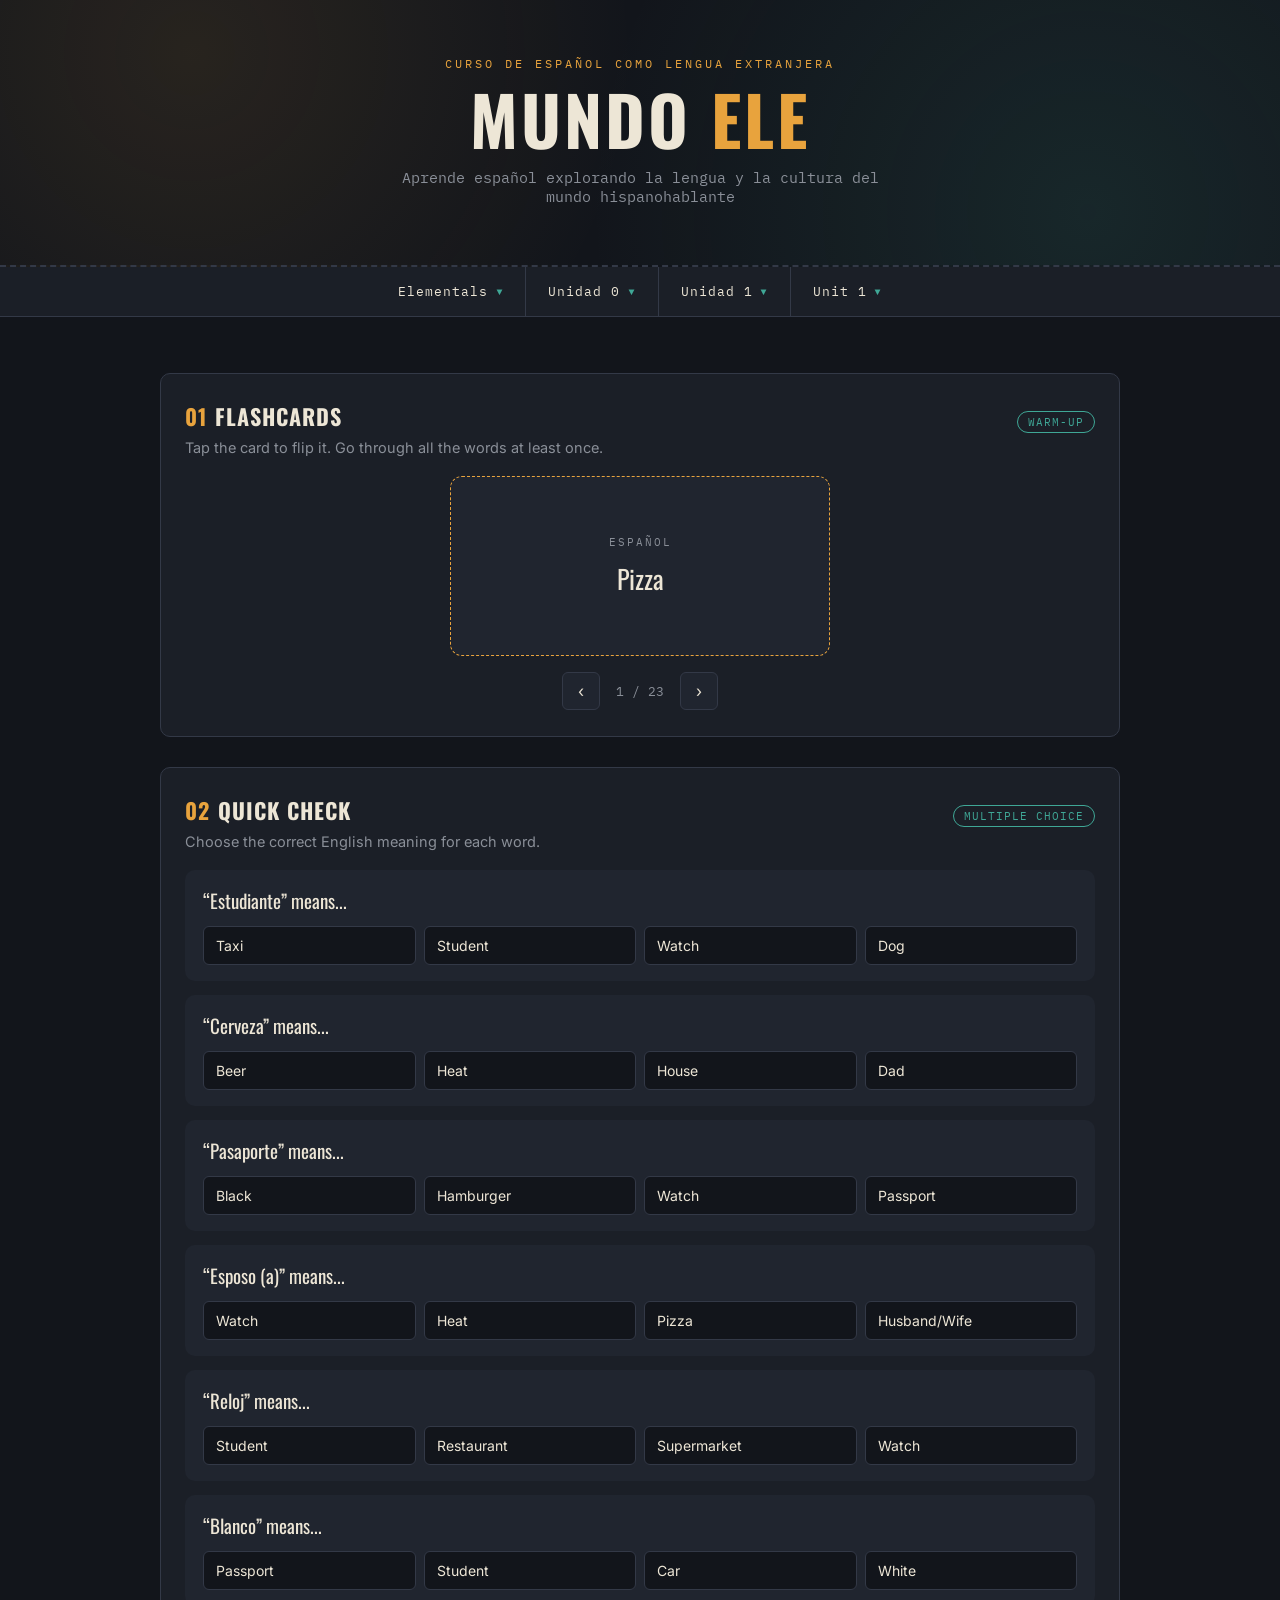
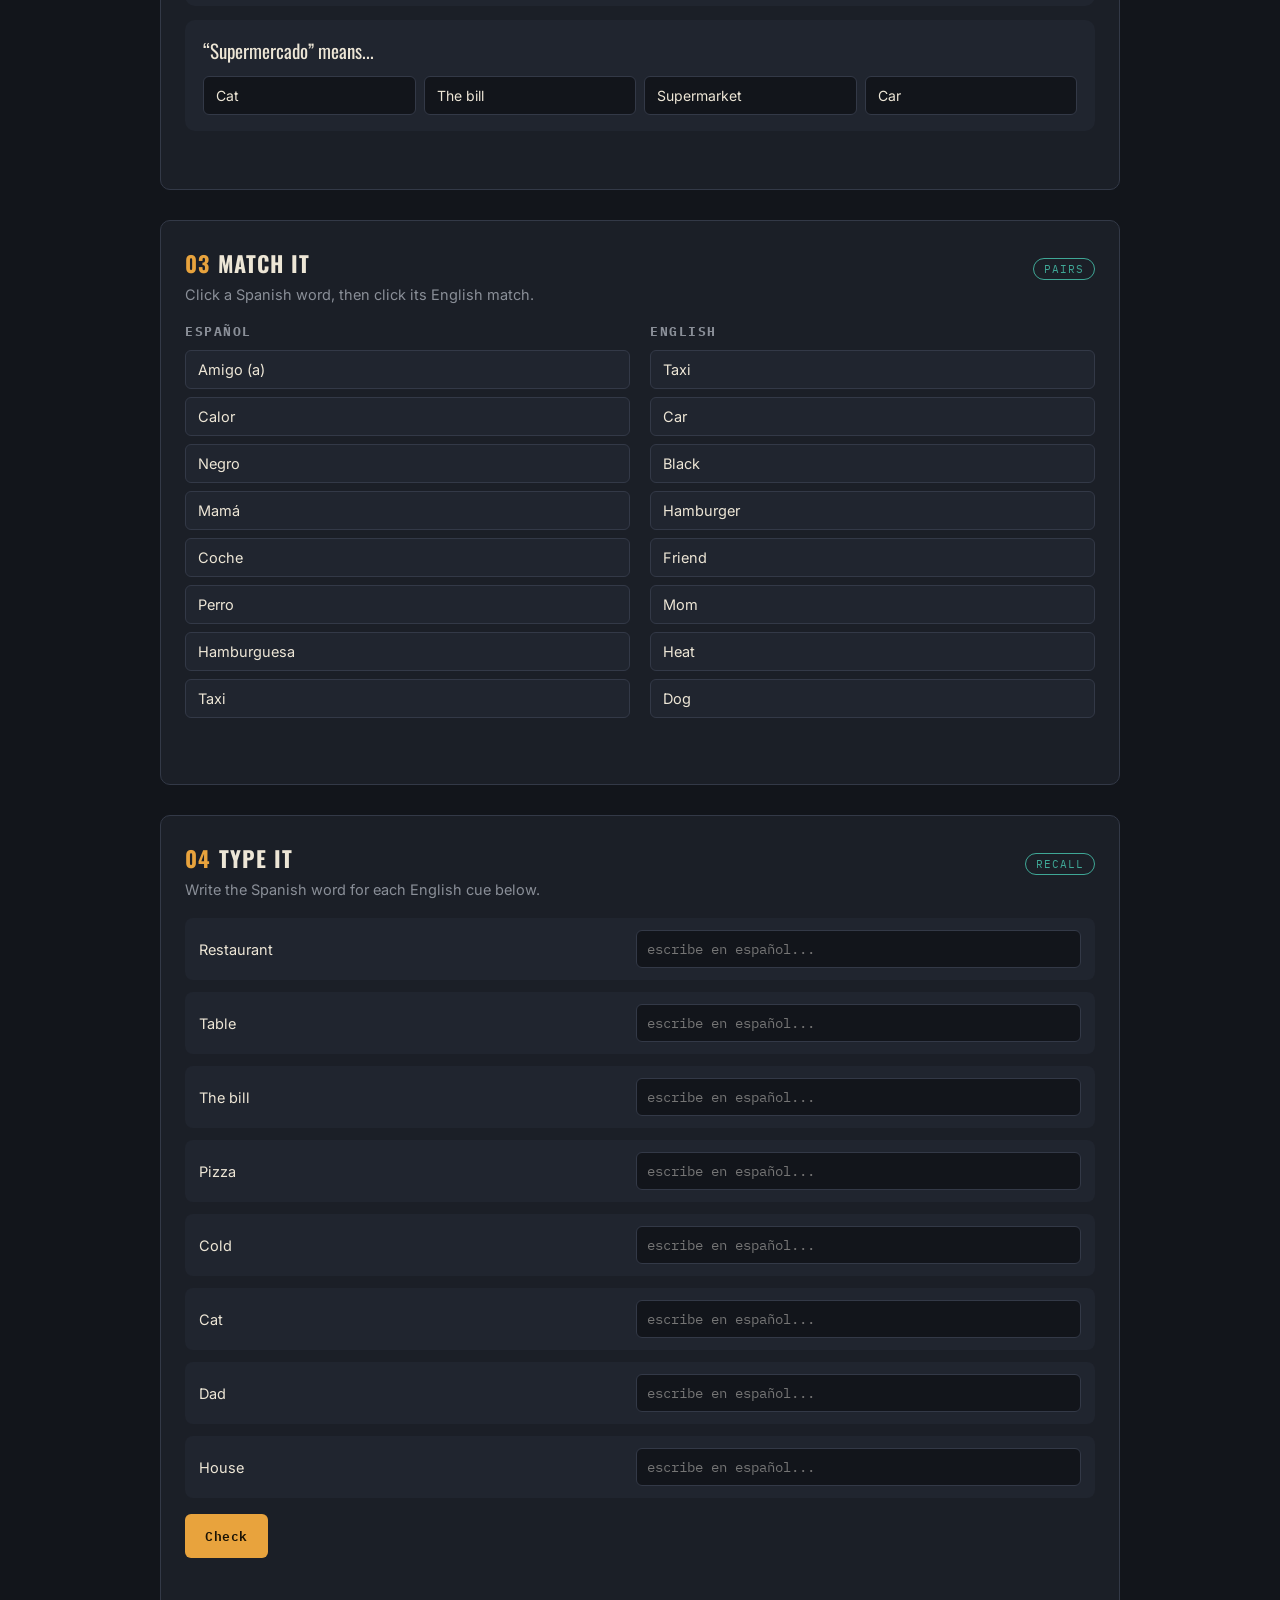
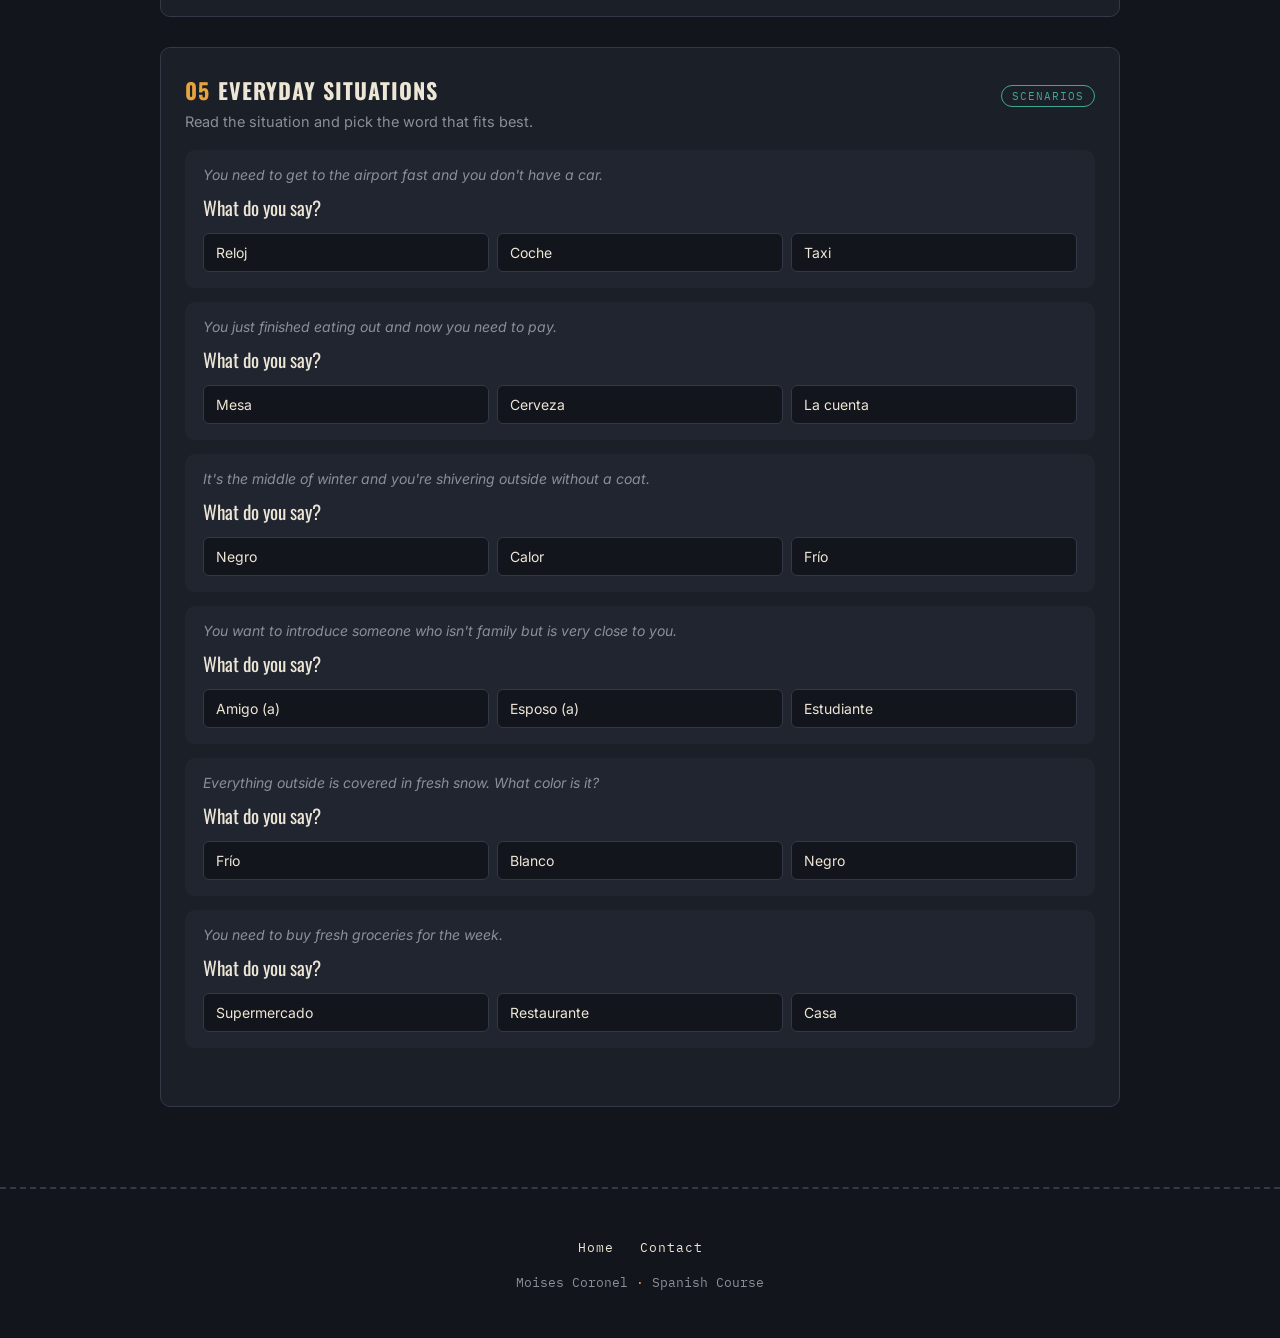
<file: vocabulary-1.html>
<!DOCTYPE html>
<html lang="es">
<head>
  <meta charset="UTF-8">
  <meta name="viewport" content="width=device-width, initial-scale=1.0">
  <title>Vocabulary · Practice — Mundo ELE</title>
  <link rel="preconnect" href="https://fonts.googleapis.com">
  <link href="https://fonts.googleapis.com/css2?family=Oswald:wght@500;600;700&family=IBM+Plex+Mono:wght@500;600&family=Inter:wght@400;500;600;700&display=swap" rel="stylesheet">
  <link rel="stylesheet" href="style.css">
  <script src="navbad.js" defer></script>

</head>
<body>

<a class="skip-link" href="#main-content">Saltar al contenido principal</a>

<!-- HEADER (Shared from index.html) -->
<header class="site-header">
  <div class="eyebrow mono">CURSO DE ESPAÑOL COMO LENGUA EXTRANJERA</div>
 <h1>
  <a href="index.html" class="logo-link">
    Mundo <span>ELE</span>
  </a>
</h1>
  <p>Aprende español explorando la lengua y la cultura del mundo hispanohablante</p>
</header>

<!-- NAVBAR (Shared from navbar.html) -->
<div id="navbar-placeholder"></div>

<!-- MAIN CONTENT -->
<main id="main-content">
  <div class="exercise-stack">

    <!-- EXERCISE 1: FLASHCARDS -->
    <section class="card">
      <div class="card-head">
        <h2><span class="idx">01</span>Flashcards</h2>
        <span class="tag mono">WARM-UP</span>
      </div>
      <p class="instructions">Tap the card to flip it. Go through all the words at least once.</p>
      <div class="flashcard-zone">
        <div class="flashcard" id="flashcard">
          <div class="flashcard-inner">
            <div class="flashcard-face flashcard-front">
              <div class="lbl">ESPAÑOL</div>
              <div class="txt" id="flashFront"></div>
            </div>
            <div class="flashcard-face flashcard-back">
              <div class="lbl">ENGLISH</div>
              <div class="txt" id="flashBack"></div>
            </div>
          </div>
        </div>
        <div class="flash-nav">
          <button onclick="prevCard()">‹</button>
          <span class="flash-counter mono" id="flashCounter">1 / 23</span>
          <button onclick="nextCard()">›</button>
        </div>
      </div>
    </section>

    <!-- EXERCISE 2: MULTIPLE CHOICE -->
    <section class="card">
      <div class="card-head">
        <h2><span class="idx">02</span>Quick Check</h2>
        <span class="tag mono">MULTIPLE CHOICE</span>
      </div>
      <p class="instructions">Choose the correct English meaning for each word.</p>
      <div id="quizWrap"></div>
      <div class="feedback" id="fb2"></div>
    </section>

    <!-- EXERCISE 3: MATCHING -->
    <section class="card">
      <div class="card-head">
        <h2><span class="idx">03</span>Match It</h2>
        <span class="tag mono">PAIRS</span>
      </div>
      <p class="instructions">Click a Spanish word, then click its English match.</p>
      <div class="match-wrap">
        <div class="match-col">
          <h3>ESPAÑOL</h3>
          <div id="matchLeft"></div>
        </div>
        <div class="match-col">
          <h3>ENGLISH</h3>
          <div id="matchRight"></div>
        </div>
      </div>
      <div class="feedback" id="fb3"></div>
    </section>

    <!-- EXERCISE 4: TYPING -->
    <section class="card">
      <div class="card-head">
        <h2><span class="idx">04</span>Type It</h2>
        <span class="tag mono">RECALL</span>
      </div>
      <p class="instructions">Write the Spanish word for each English cue below.</p>
      <div class="type-grid" id="typeGrid"></div>
      <button class="btn-action" onclick="checkTyping()" style="margin-top:16px;">Check</button>
      <div class="feedback" id="fb4"></div>
    </section>

    <!-- EXERCISE 5: SCENARIOS -->
    <section class="card">
      <div class="card-head">
        <h2><span class="idx">05</span>Everyday Situations</h2>
        <span class="tag mono">SCENARIOS</span>
      </div>
      <p class="instructions">Read the situation and pick the word that fits best.</p>
      <div id="scenarioWrap"></div>
      <div class="feedback" id="fb5"></div>
    </section>

  </div>
</main>

<!-- FOOTER (Shared from index.html) -->
<footer class="site-footer">
  <div class="footer-links">
    <a href="index.html">Home</a>
    <a href="contact.html">Contact</a>
  </div>
  <p class="credit">Moises Coronel <span>·</span> Spanish Course</p>
</footer>

<script>
/* =========================================================
   NAVBAR: Funcionalidad Dropdown
========================================================= */
(function(){
  "use strict";
  var navItems = Array.prototype.slice.call(document.querySelectorAll('.nav-item'));
  var isTouchOrNoHover = window.matchMedia('(hover: none), (pointer: coarse)').matches;

  function closeAll(exceptItem){
    navItems.forEach(function(item){
      if(item !== exceptItem){
        item.classList.remove('open');
        var btn = item.querySelector('.nav-toggle');
        if(btn) btn.setAttribute('aria-expanded', 'false');
      }
    });
  }

  function openItem(item){
    item.classList.add('open');
    var btn = item.querySelector('.nav-toggle');
    if(btn) btn.setAttribute('aria-expanded', 'true');
  }

  function closeItem(item){
    item.classList.remove('open');
    var btn = item.querySelector('.nav-toggle');
    if(btn) btn.setAttribute('aria-expanded', 'false');
  }

  navItems.forEach(function(item){
    var toggle = item.querySelector('.nav-toggle');

    toggle.addEventListener('click', function(e){
      e.stopPropagation();
      var willOpen = !item.classList.contains('open');
      closeAll(item);
      if(willOpen){
        openItem(item);
      } else {
        closeItem(item);
      }
    });

    if(!isTouchOrNoHover){
      item.addEventListener('mouseenter', function(){
        closeAll(item);
        openItem(item);
      });
      item.addEventListener('mouseleave', function(){
        closeItem(item);
      });
    }

    item.addEventListener('keydown', function(e){
      if(e.key === 'Escape'){
        closeItem(item);
        toggle.focus();
      }
    });
  });

  document.addEventListener('click', function(e){
    if(!e.target.closest('.nav-item')){
      closeAll(null);
    }
  });

  document.addEventListener('keydown', function(e){
    if(e.key === 'Escape'){
      closeAll(null);
    }
  });
})();

/* =========================================================
   LÓGICA DE EJERCICIOS Y VOCABULARIO (Vocabulary 1)
========================================================= */
const VOCAB = [
  {es:"Casa", en:"House"},
  {es:"Coche", en:"Car"},
  {es:"Blanco", en:"White"},
  {es:"Negro", en:"Black"},
  {es:"Frío", en:"Cold"},
  {es:"Calor", en:"Heat"},
  {es:"Restaurante", en:"Restaurant"},
  {es:"Reloj", en:"Watch"},
  {es:"Supermercado", en:"Supermarket"},
  {es:"Taxi", en:"Taxi"},
  {es:"Pizza", en:"Pizza"},
  {es:"Hamburguesa", en:"Hamburger"},
  {es:"Mesa", en:"Table"},
  {es:"Cerveza", en:"Beer"},
  {es:"La cuenta", en:"The bill"},
  {es:"Estudiante", en:"Student"},
  {es:"Mamá", en:"Mom"},
  {es:"Papá", en:"Dad"},
  {es:"Esposo (a)", en:"Husband/Wife"},
  {es:"Amigo (a)", en:"Friend"},
  {es:"Gato", en:"Cat"},
  {es:"Perro", en:"Dog"},
  {es:"Pasaporte", en:"Passport"},
];

function normalize(str){
  return str.trim().toLowerCase()
    .replace(/á/g,"a").replace(/é/g,"e").replace(/í/g,"i").replace(/ó/g,"o").replace(/ú/g,"u")
    .replace(/¿|\?|¡|!|\(|\)/g,"").replace(/\s+/g," ");
}
function shuffle(arr){ return [...arr].sort(()=>Math.random()-0.5); }

/* STAMPS */
let stampsOn = 0;
function earnStamp(n){
  if(n<=stampsOn) return;
  stampsOn = n;
  document.querySelectorAll('.stamp').forEach(s=>{
    if(parseInt(s.dataset.i)<=stampsOn) s.classList.add('on');
  });
}

/* Baraja el vocabulario UNA sola vez y lo reparte en bloques
   sin solapamiento entre Quiz, Match y Typing, para que cada
   ejercicio trabaje palabras distintas. */
const shuffledVocab = shuffle(VOCAB);
const quizItems  = shuffledVocab.slice(0, 7);    // 7 palabras
const matchItems = shuffledVocab.slice(7, 15);   // 8 palabras
const typeItems  = shuffledVocab.slice(15, 23);  // 8 palabras

/* EXERCISE 1: FLASHCARDS */
let flashOrder = shuffle(VOCAB);
let flashIdx = 0;
const flashcardEl = document.getElementById('flashcard');
function renderFlash(){
  document.getElementById('flashFront').textContent = flashOrder[flashIdx].es;
  document.getElementById('flashBack').textContent = flashOrder[flashIdx].en;
  document.getElementById('flashCounter').textContent = `${flashIdx+1} / ${flashOrder.length}`;
  flashcardEl.classList.remove('flipped');
}
flashcardEl.onclick = ()=> flashcardEl.classList.toggle('flipped');
function nextCard(){
  flashIdx = (flashIdx+1) % flashOrder.length;
  renderFlash();
  if(flashIdx === flashOrder.length-1) earnStamp(1);
}
function prevCard(){
  flashIdx = (flashIdx-1+flashOrder.length) % flashOrder.length;
  renderFlash();
}
renderFlash();

/* EXERCISE 2: MULTIPLE CHOICE */
const quizWrap = document.getElementById('quizWrap');
let quizCorrect = 0;
let quizAnswered = 0;

quizItems.forEach((item,qi)=>{
  const wrongPool = shuffle(VOCAB.filter(v=>v.en!==item.en)).slice(0,3).map(v=>v.en);
  const options = shuffle([item.en, ...wrongPool]);

  const qDiv = document.createElement('div');
  qDiv.className='quiz-q';
  qDiv.innerHTML = `<div class="prompt">“${item.es}” means...</div>`;
  const optDiv = document.createElement('div');
  optDiv.className='quiz-options';
  options.forEach(opt=>{
    const b = document.createElement('button');
    b.textContent = opt;
    b.onclick = ()=>{
      const buttons = optDiv.querySelectorAll('button');
      buttons.forEach(bt=>bt.disabled=true);
      if(opt === item.en){
        b.classList.add('correct');
        quizCorrect++;
      } else {
        b.classList.add('wrong');
        buttons.forEach(bt=>{ if(bt.textContent===item.en) bt.classList.add('correct'); });
      }
      quizAnswered++;
      updateQuizFeedback();
    };
    optDiv.appendChild(b);
  });
  qDiv.appendChild(optDiv);
  quizWrap.appendChild(qDiv);
});

function updateQuizFeedback(){
  const fb = document.getElementById('fb2');
  if(quizAnswered === quizItems.length){
    fb.textContent = `Score: ${quizCorrect} / ${quizItems.length}`;
    fb.className = quizCorrect===quizItems.length ? 'feedback good' : 'feedback bad';
    if(quizCorrect===quizItems.length) earnStamp(2);
  } else {
    fb.textContent = `Answered ${quizAnswered} / ${quizItems.length}`;
    fb.className='feedback';
  }
}

/* EXERCISE 3: MATCHING */
const leftOrder = shuffle(matchItems);
const rightOrder = shuffle(matchItems);
const matchLeft = document.getElementById('matchLeft');
const matchRight = document.getElementById('matchRight');
let selectedLeft = null, selectedRight = null;
let matchedCount = 0;

leftOrder.forEach(item=>{
  const d = document.createElement('div');
  d.className='match-item';
  d.textContent = item.es;
  d.dataset.en = item.en;
  d.onclick = ()=>selectMatch(d,'left');
  matchLeft.appendChild(d);
});
rightOrder.forEach(item=>{
  const d = document.createElement('div');
  d.className='match-item';
  d.textContent = item.en;
  d.dataset.en = item.en;
  d.onclick = ()=>selectMatch(d,'right');
  matchRight.appendChild(d);
});

function selectMatch(el, side){
  if(el.classList.contains('matched')) return;
  if(side==='left'){
    if(selectedLeft) selectedLeft.classList.remove('selected');
    selectedLeft = el; el.classList.add('selected');
  } else {
    if(selectedRight) selectedRight.classList.remove('selected');
    selectedRight = el; el.classList.add('selected');
  }
  if(selectedLeft && selectedRight){
    if(selectedLeft.dataset.en === selectedRight.dataset.en){
      selectedLeft.classList.remove('selected'); selectedLeft.classList.add('matched');
      selectedRight.classList.remove('selected'); selectedRight.classList.add('matched');
      matchedCount++;
      const fb = document.getElementById('fb3');
      if(matchedCount === matchItems.length){
        fb.textContent = "All matched! 🎯";
        fb.className='feedback good';
        earnStamp(3);
      } else {
        fb.textContent = `${matchedCount} / ${matchItems.length} matched`;
        fb.className='feedback';
      }
    } else {
      selectedLeft.classList.add('shake');
      selectedRight.classList.add('shake');
      setTimeout(()=>{
        selectedLeft.classList.remove('selected','shake');
        selectedRight.classList.remove('selected','shake');
      }, 500);
    }
    selectedLeft = null; selectedRight = null;
  }
}

/* EXERCISE 4: TYPING */
const typeGrid = document.getElementById('typeGrid');
typeItems.forEach(item=>{
  const d = document.createElement('div');
  d.className='type-item';
  d.innerHTML = `<div class="en">${item.en}</div><input type="text" data-answer="${item.es}" placeholder="escribe en español...">`;
  typeGrid.appendChild(d);
});
function checkTyping(){
  const inputs = typeGrid.querySelectorAll('input');
  let correct = 0;
  inputs.forEach(inp=>{
    if(normalize(inp.value)===normalize(inp.dataset.answer)){
      inp.classList.add('correct'); inp.classList.remove('wrong');
      correct++;
    } else {
      inp.classList.add('wrong'); inp.classList.remove('correct');
    }
  });
  const fb = document.getElementById('fb4');
  if(correct===inputs.length){
    fb.textContent = `Perfect, ${correct}/${inputs.length} correct.`;
    fb.className='feedback good';
    earnStamp(4);
  } else {
    fb.textContent = `${correct}/${inputs.length} correct. Check the red ones.`;
    fb.className='feedback bad';
  }
}

/* EXERCISE 5: SCENARIOS */
const scenarios = [
  {situation:"Everything outside is covered in fresh snow. What color is it?", correct:"Blanco", options:["Blanco","Negro","Frío"]},
  {situation:"It's the middle of winter and you're shivering outside without a coat.", correct:"Frío", options:["Frío","Calor","Negro"]},
  {situation:"You need to get to the airport fast and you don't have a car.", correct:"Taxi", options:["Taxi","Coche","Reloj"]},
  {situation:"You need to buy fresh groceries for the week.", correct:"Supermercado", options:["Supermercado","Restaurante","Casa"]},
  {situation:"You just finished eating out and now you need to pay.", correct:"La cuenta", options:["La cuenta","Cerveza","Mesa"]},
  {situation:"You want to introduce someone who isn't family but is very close to you.", correct:"Amigo (a)", options:["Amigo (a)","Esposo (a)","Estudiante"]},
];
const scenarioWrap = document.getElementById('scenarioWrap');
let scenarioAnswered = 0, scenarioCorrect = 0;

shuffle(scenarios).forEach(sc=>{
  const d = document.createElement('div');
  d.className='scenario';
  d.innerHTML = `<div class="situation">${sc.situation}</div>
    <div class="prompt">What do you say?</div>`;
  const optDiv = document.createElement('div');
  optDiv.className='quiz-options';
  shuffle(sc.options).forEach(opt=>{
    const b = document.createElement('button');
    b.textContent = opt;
    b.onclick = ()=>{
      const buttons = optDiv.querySelectorAll('button');
      buttons.forEach(bt=>bt.disabled=true);
      if(opt===sc.correct){
        b.classList.add('correct');
        scenarioCorrect++;
      } else {
        b.classList.add('wrong');
        buttons.forEach(bt=>{ if(bt.textContent===sc.correct) bt.classList.add('correct'); });
      }
      scenarioAnswered++;
      const fb = document.getElementById('fb5');
      if(scenarioAnswered===scenarios.length){
        fb.textContent = `Score: ${scenarioCorrect} / ${scenarios.length}`;
        fb.className = scenarioCorrect===scenarios.length ? 'feedback good' : 'feedback bad';
        if(scenarioCorrect===scenarios.length) earnStamp(5);
      } else {
        fb.textContent = `Answered ${scenarioAnswered} / ${scenarios.length}`;
        fb.className='feedback';
      }
    };
    optDiv.appendChild(b);
  });
  d.appendChild(optDiv);
  scenarioWrap.appendChild(d);
});
</script>

</body>
</html>
</file>
<file: style.css>
:root{
    --ink:#12151b;
    --panel:#1b1f27;
    --panel2:#20252f;
    --cream:#EDE6D6;
    --amber:#E8A33D;
    --teal:#3FA796;
    --red:#C1443C;
    --muted:#8A8F98;
    --line:#333947;
  }
  *{box-sizing:border-box;}
  html{scroll-behavior:smooth;}
  body{
    margin:0;
    background:var(--ink);
    color:var(--cream);
    font-family:'Inter',sans-serif;
  }
  h1,h2,h3{font-family:'Oswald',sans-serif;text-transform:uppercase;margin:0;}
  .mono{font-family:'IBM Plex Mono',monospace;}
  a{color:inherit;}
  button{font-family:inherit;}

  /* Hereda el color del h1 y elimina el subrayado */
.logo-link {
  text-decoration: none;
  color: inherit;
  display: inline-block;
}

/* Opcional: efecto visual al pasar el cursor */
.logo-link:hover {
  opacity: 0.9;
}

  .skip-link{
    position:absolute;
    left:-999px;
    top:0;
    background:var(--amber);
    color:#1a1305;
    padding:10px 16px;
    font-family:'IBM Plex Mono',monospace;
    font-weight:600;
    z-index:200;
    border-radius:0 0 6px 0;
  }
  .skip-link:focus{left:0;}

  :focus-visible{
    outline:2px solid var(--amber);
    outline-offset:3px;
  }

  /* ---------- HEADER / BANNER ---------- */
  header.site-header{
    position:relative;
    padding:56px 20px 44px;
    text-align:center;
    background:
      radial-gradient(circle at 15% 20%, rgba(232,163,61,0.10), transparent 40%),
      radial-gradient(circle at 85% 80%, rgba(63,167,150,0.12), transparent 45%);
    border-bottom:2px dashed var(--line);
  }
  .eyebrow{
    font-family:'IBM Plex Mono',monospace;
    letter-spacing:3px;
    font-size:12px;
    color:var(--amber);
    margin-bottom:12px;
  }
  header.site-header h1{
    font-size:clamp(40px,9vw,68px);
    letter-spacing:3px;
    color:var(--cream);
    line-height:1.05;
  }
  header.site-header h1 span{color:var(--amber);}
  header.site-header p{
    color:var(--muted);
    font-size:15px;
    margin-top:14px;
    font-family:'IBM Plex Mono',monospace;
    max-width:520px;
    margin-left:auto;
    margin-right:auto;
  }

  /* ---------- NAVBAR ---------- */
  nav.navbar{
    position:relative;
    background:var(--panel);
    border-bottom:1px solid var(--line);
    z-index:100;
  }
  .navbar-inner{
    max-width:1100px;
    margin:0 auto;
    display:flex;
    flex-wrap:wrap;
    justify-content:center;
  }
  .nav-item{
    position:relative;
    border-right:1px solid var(--line);
  }
  .navbar-inner .nav-item:last-child{border-right:none;}
  .nav-toggle{
    background:transparent;
    border:none;
    color:var(--cream);
    font-family:'IBM Plex Mono',monospace;
    font-size:13px;
    letter-spacing:1px;
    padding:16px 22px;
    cursor:pointer;
    display:flex;
    align-items:center;
    gap:8px;
    width:100%;
    justify-content:center;
    transition:background .15s, color .15s;
  }
  .nav-toggle:hover,
  .nav-toggle[aria-expanded="true"]{
    background:var(--panel2);
    color:var(--amber);
  }
  .nav-toggle .caret{
    font-size:10px;
    transition:transform .2s;
    color:var(--teal);
  }
  .nav-toggle[aria-expanded="true"] .caret{transform:rotate(180deg);}

  .dropdown-menu{
    list-style:none;
    margin:0;
    padding:8px;
    position:absolute;
    top:100%;
    left:50%;
    transform:translateX(-50%) translateY(-6px);
    min-width:220px;
    max-width:calc(100vw - 24px);
    background:var(--panel2);
    border:1px solid var(--line);
    border-radius:8px;
    box-shadow:0 12px 30px rgba(0,0,0,0.45);
    opacity:0;
    visibility:hidden;
    transition:opacity .15s ease, transform .15s ease, visibility .15s;
  }
  .nav-item.open .dropdown-menu{
    opacity:1;
    visibility:visible;
    transform:translateX(-50%) translateY(0);
  }
  .dropdown-menu li + li{margin-top:4px;}
  .dropdown-menu a{
    display:block;
    text-decoration:none;
    color:var(--cream);
    font-size:14px;
    padding:10px 12px;
    border-radius:6px;
    border:1px solid transparent;
    transition:background .15s, border-color .15s, color .15s;
  }
  .dropdown-menu a:hover,
  .dropdown-menu a:focus-visible{
    background:var(--ink);
    border-color:var(--teal);
    color:var(--teal);
  }

  /* ---------- MAIN ---------- */
  main{
    max-width:1000px;
    margin:0 auto;
    padding:56px 20px 20px;
  }

  .section-heading{
    text-align:center;
    margin-bottom:40px;
  }
  .section-heading .eyebrow{margin-bottom:10px;}
  .section-heading h2{
    font-size:clamp(24px,5vw,36px);
    letter-spacing:1.5px;
    color:var(--cream);
  }
  .section-heading h2 span{color:var(--amber);}
  .section-heading p{
    color:var(--muted);
    font-family:'IBM Plex Mono',monospace;
    font-size:13.5px;
    margin-top:12px;
    max-width:560px;
    margin-left:auto;
    margin-right:auto;
  }

  /* ---------- CAROUSEL ---------- */
  .carousel{
    position:relative;
    max-width:760px;
    margin:0 auto;
  }
  .carousel-frame{
    display:flex;
    align-items:center;
    gap:14px;
  }
  .carousel-btn{
    flex:0 0 auto;
    width:46px;
    height:46px;
    border-radius:50%;
    background:var(--panel2);
    border:1px solid var(--line);
    color:var(--cream);
    font-size:18px;
    cursor:pointer;
    display:flex;
    align-items:center;
    justify-content:center;
    transition:border-color .15s, color .15s;
  }
  .carousel-btn:hover{border-color:var(--amber);color:var(--amber);}

  .carousel-viewport{
    flex:1 1 auto;
    overflow:hidden;
    border-radius:12px;
    border:1px solid var(--line);
    background:var(--panel);
  }
  .carousel-track{
    display:flex;
    transition:transform .45s ease;
  }
  .slide{
    flex:0 0 100%;
    padding:26px 26px 30px;
  }
  .video-placeholder{
    position:relative;
    width:100%;
    aspect-ratio:16/9;
    border-radius:10px;
    border:1.5px dashed var(--amber);
    background:
      repeating-linear-gradient(135deg, rgba(232,163,61,0.06) 0 12px, transparent 12px 24px),
      var(--panel2);
    display:flex;
    flex-direction:column;
    align-items:center;
    justify-content:center;
    gap:8px;
    text-align:center;
    padding:16px;
  }
  .video-placeholder .play-icon{
    width:52px;
    height:52px;
    border-radius:50%;
    border:2px solid var(--teal);
    display:flex;
    align-items:center;
    justify-content:center;
    color:var(--teal);
    font-size:18px;
  }
  .video-placeholder .ph-label{
    font-family:'IBM Plex Mono',monospace;
    font-size:11px;
    letter-spacing:2px;
    color:var(--muted);
  }
  .slide-category{
    display:inline-block;
    margin-top:20px;
    font-family:'IBM Plex Mono',monospace;
    font-size:11px;
    letter-spacing:1px;
    color:var(--teal);
    border:1px solid var(--teal);
    border-radius:999px;
    padding:3px 10px;
  }
  .slide h3{
    margin-top:12px;
    font-size:22px;
    letter-spacing:1px;
    color:var(--cream);
  }
  .slide p{
    color:var(--muted);
    font-size:14.5px;
    line-height:1.5;
    margin:10px 0 18px;
  }
  .slide .btn{
    font-family:'IBM Plex Mono',monospace;
    font-weight:600;
    font-size:13px;
    letter-spacing:0.5px;
    background:var(--amber);
    color:#1a1305;
    border:none;
    border-radius:6px;
    padding:11px 20px;
    cursor:pointer;
    text-decoration:none;
    display:inline-block;
    transition:filter .15s, transform .1s;
  }
  .slide .btn:hover{filter:brightness(1.08);}
  .slide .btn:active{transform:translateY(2px);}

  .carousel-dots{
    display:flex;
    justify-content:center;
    gap:10px;
    margin-top:20px;
  }
  .carousel-dots button{
    width:10px;
    height:10px;
    border-radius:50%;
    border:1px solid var(--line);
    background:var(--panel2);
    cursor:pointer;
    padding:0;
  }
  .carousel-dots button[aria-current="true"]{
    background:var(--amber);
    border-color:var(--amber);
  }

  .sr-only{
    position:absolute;
    width:1px;height:1px;
    padding:0;margin:-1px;
    overflow:hidden;
    clip:rect(0,0,0,0);
    white-space:nowrap;
    border:0;
  }

  /* ---------- FOOTER ---------- */
  footer.site-footer{
    text-align:center;
    color:var(--muted);
    font-family:'IBM Plex Mono',monospace;
    font-size:13px;
    padding:50px 20px 34px;
    border-top:2px dashed var(--line);
    margin-top:60px;
  }
  .footer-links{
    display:flex;
    justify-content:center;
    gap:26px;
    margin-bottom:14px;
  }
  .footer-links a{
    text-decoration:none;
    color:var(--cream);
    letter-spacing:1px;
    font-size:13px;
    padding-bottom:3px;
    border-bottom:1px solid transparent;
    transition:color .15s, border-color .15s;
  }
  .footer-links a:hover{color:var(--amber);border-color:var(--amber);}
  footer.site-footer .credit span{color:var(--amber);}

  /* ---------- RESPONSIVE ---------- */
  @media (max-width:640px){
    .navbar-inner{flex-direction:column;}
    .nav-item{border-right:none;border-bottom:1px solid var(--line);width:100%;}
    .navbar-inner .nav-item:last-child{border-bottom:none;}
    .nav-toggle{justify-content:space-between;padding:14px 18px;}
    .dropdown-menu{
      position:static;
      transform:none;
      width:100%;
      max-width:none;
      box-shadow:none;
      border-left:none;
      border-right:none;
      border-radius:0;
      display:none;
    }
    .nav-item.open .dropdown-menu{display:block;}
    .carousel-frame{gap:8px;}
    .carousel-btn{width:38px;height:38px;font-size:15px;}
    .slide{padding:20px 14px 24px;}
  }

  @media (prefers-reduced-motion: reduce){
    html{scroll-behavior:auto;}
    .carousel-track{transition:none;}
    .dropdown-menu{transition:none;}
  }


  /* =========================================================
   ESTILOS DE EJERCICIOS (elementals-1, flashcards, quizzes)
========================================================= */

.stamps {
  display: flex;
  justify-content: center;
  gap: 16px;
  flex-wrap: wrap;
  margin-top: 26px;
}
.stamp {
  width: 60px;
  height: 60px;
  border-radius: 50%;
  border: 2px solid var(--line);
  display: flex;
  align-items: center;
  justify-content: center;
  font-family: 'IBM Plex Mono', monospace;
  font-size: 10px;
  text-align: center;
  color: var(--muted);
  transform: rotate(-6deg);
  transition: all .3s;
  line-height: 1.1;
}
.stamp.on {
  border-color: var(--amber);
  color: var(--amber);
  box-shadow: 0 0 0 3px rgba(232, 163, 61, 0.15);
  transform: rotate(-6deg) scale(1.08);
}

.exercise-stack {
  display: flex;
  flex-direction: column;
  gap: 30px;
}

.card {
  background: var(--panel);
  border: 1px solid var(--line);
  border-radius: 10px;
  padding: 26px 24px;
}
.card-head {
  display: flex;
  align-items: baseline;
  justify-content: space-between;
  flex-wrap: wrap;
  gap: 8px;
  margin-bottom: 6px;
}
.card h2 {
  font-size: 22px;
  letter-spacing: 1px;
  color: var(--cream);
}
.card h2 .idx {
  color: var(--amber);
  margin-right: 8px;
}
.tag {
  font-family: 'IBM Plex Mono', monospace;
  font-size: 11px;
  letter-spacing: 1px;
  color: var(--teal);
  border: 1px solid var(--teal);
  border-radius: 999px;
  padding: 3px 10px;
}
.instructions {
  color: var(--muted);
  font-size: 14.5px;
  margin: 6px 0 20px;
}

.btn-action {
  font-family: 'IBM Plex Mono', monospace;
  font-weight: 600;
  font-size: 13px;
  letter-spacing: 0.5px;
  background: var(--amber);
  color: #1a1305;
  border: none;
  border-radius: 6px;
  padding: 11px 20px;
  cursor: pointer;
  transition: transform .1s, filter .15s;
}
.btn-action:hover { filter: brightness(1.08); }
.btn-action:active { transform: translateY(2px); }

.feedback {
  margin-top: 14px;
  font-family: 'IBM Plex Mono', monospace;
  font-size: 13.5px;
  min-height: 18px;
}
.feedback.good { color: var(--teal); }
.feedback.bad { color: var(--red); }

/* Flashcards */
.flashcard-zone {
  display: flex;
  flex-direction: column;
  align-items: center;
  gap: 16px;
}
.flashcard {
  width: 100%;
  max-width: 380px;
  height: 180px;
  perspective: 1000px;
  cursor: pointer;
}
.flashcard-inner {
  position: relative;
  width: 100%;
  height: 100%;
  transition: transform .5s;
  transform-style: preserve-3d;
}
.flashcard.flipped .flashcard-inner { transform: rotateY(180deg); }
.flashcard-face {
  position: absolute;
  inset: 0;
  backface-visibility: hidden;
  border-radius: 12px;
  border: 1.5px dashed var(--amber);
  display: flex;
  flex-direction: column;
  align-items: center;
  justify-content: center;
  padding: 20px;
  text-align: center;
  background: var(--panel2);
}
.flashcard-face .lbl {
  font-family: 'IBM Plex Mono', monospace;
  font-size: 11px;
  color: var(--muted);
  letter-spacing: 2px;
  margin-bottom: 10px;
}
.flashcard-face .txt {
  font-family: 'Oswald', sans-serif;
  font-size: 26px;
  color: var(--cream);
}
.flashcard-back {
  transform: rotateY(180deg);
  border-color: var(--teal);
}
.flash-nav {
  display: flex;
  align-items: center;
  gap: 16px;
}
.flash-nav button {
  background: var(--panel2);
  border: 1px solid var(--line);
  color: var(--cream);
  border-radius: 6px;
  width: 38px;
  height: 38px;
  cursor: pointer;
  font-size: 16px;
}
.flash-counter {
  font-family: 'IBM Plex Mono', monospace;
  color: var(--muted);
  font-size: 13px;
}

/* Quiz / Multiple Choice & Scenarios */
.quiz-q, .scenario {
  background: var(--panel2);
  border-radius: 10px;
  padding: 16px 18px;
  margin-bottom: 14px;
}
.quiz-q .prompt, .scenario .prompt {
  font-family: 'Oswald', sans-serif;
  font-size: 19px;
  margin-bottom: 12px;
  color: var(--cream);
}
.scenario .situation {
  font-size: 14px;
  color: var(--muted);
  margin-bottom: 10px;
  font-style: italic;
}
.quiz-options {
  display: grid;
  grid-template-columns: repeat(auto-fit, minmax(160px, 1fr));
  gap: 8px;
}
.quiz-options button {
  background: var(--ink);
  border: 1px solid var(--line);
  color: var(--cream);
  border-radius: 6px;
  padding: 10px 12px;
  font-family: 'Inter', sans-serif;
  font-size: 14px;
  text-align: left;
  cursor: pointer;
  transition: border-color .15s, background .15s;
}
.quiz-options button:hover { border-color: var(--amber); }
.quiz-options button.correct { background: rgba(63,167,150,0.18); border-color: var(--teal); }
.quiz-options button.wrong { background: rgba(193,68,60,0.18); border-color: var(--red); }
.quiz-options button:disabled { cursor: default; }

/* Matching */
.match-wrap {
  display: grid;
  grid-template-columns: 1fr 1fr;
  gap: 20px;
}
@media (max-width: 520px) { .match-wrap { grid-template-columns: 1fr; } }
.match-col h3 {
  font-size: 13px;
  color: var(--muted);
  font-family: 'IBM Plex Mono', monospace;
  letter-spacing: 1.5px;
  margin-bottom: 10px;
}
.match-item {
  background: var(--panel2);
  border: 1px solid var(--line);
  border-radius: 6px;
  padding: 10px 12px;
  margin-bottom: 8px;
  cursor: pointer;
  font-size: 14.5px;
  transition: all .15s;
}
.match-item.selected { border-color: var(--amber); background: rgba(232,163,61,0.12); }
.match-item.matched { border-color: var(--teal); background: rgba(63,167,150,0.12); opacity: 0.6; cursor: default; }
.match-item.shake { border-color: var(--red); }

/* Typing */
.type-grid {
  display: flex;
  flex-direction: column;
  gap: 12px;
}
.type-item {
  display: flex;
  align-items: center;
  gap: 14px;
  background: var(--panel2);
  border-radius: 8px;
  padding: 12px 14px;
  flex-wrap: wrap;
}
.type-item .en {
  flex: 1;
  min-width: 160px;
  font-size: 14.5px;
  color: var(--cream);
}
.type-item input {
  flex: 1;
  min-width: 160px;
  background: var(--ink);
  border: 1px solid var(--line);
  border-radius: 6px;
  padding: 9px 10px;
  color: var(--cream);
  font-family: 'IBM Plex Mono', monospace;
  font-size: 13.5px;
}
.type-item input.correct { border-color: var(--teal); }
.type-item input.wrong { border-color: var(--red); }

.lesson-app-heading .stats-bar {
  width: fit-content;
  margin: 18px auto 0;
}

/* ---------- SURVIVAL QUIZ ---------- */
#survival-quiz {
  --bg-gradient: linear-gradient(135deg, #0f172a 0%, #1e1b4b 50%, #311042 100%);
  --primary-gradient: linear-gradient(135deg, #6366f1 0%, #a855f7 100%);
  --secondary-gradient: linear-gradient(135deg, #3b82f6 0%, #2dd4bf 100%);
  --accent-gradient: linear-gradient(135deg, #f43f5e 0%, #fb923c 100%);
  --glass-bg: rgba(255, 255, 255, 0.07);
  --glass-border: rgba(255, 255, 255, 0.15);
  --glass-card: rgba(255, 255, 255, 0.92);
  --text-dark: #0f172a;
  --text-light: #f8fafc;
  --success: #10b981;
  --danger: #ef4444;
  --warning: #f59e0b;
  --radius-lg: 20px;
  --radius-md: 12px;
  --shadow: 0 10px 30px -10px rgba(0, 0, 0, 0.3);
  box-sizing: border-box;
  background: var(--bg-gradient);
  background-attachment: fixed;
  color: var(--text-light);
  font-family: 'Outfit', sans-serif;
  margin: 0;
  min-height: 100vh;
  padding: 0;
}

#survival-quiz *,
#survival-quiz *::before,
#survival-quiz *::after {
  box-sizing: border-box;
  transition: all 0.25s ease-in-out;
}

#survival-quiz .container {
  max-width: 950px;
  margin: 0 auto;
  padding: 20px;
}

#survival-quiz .quiz-page-heading {
  text-align: center;
  padding: 30px 20px;
  background: var(--glass-bg);
  backdrop-filter: blur(16px);
  -webkit-backdrop-filter: blur(16px);
  border: 1px solid var(--glass-border);
  border-radius: var(--radius-lg);
  margin-bottom: 30px;
  box-shadow: var(--shadow);
}

#survival-quiz .quiz-page-heading h1 {
  font-size: 2.8rem;
  margin: 0;
  background: linear-gradient(to right, #818cf8, #c084fc, #f472b6);
  -webkit-background-clip: text;
  -webkit-text-fill-color: transparent;
  font-weight: 700;
  text-transform: none;
}

#survival-quiz p.subtitle {
  font-size: 1.1rem;
  color: #cbd5e1;
  margin-top: 10px;
}

#survival-quiz .nav-tabs {
  display: flex;
  gap: 15px;
  justify-content: center;
  margin-bottom: 30px;
}

#survival-quiz .tab-btn {
  padding: 16px 32px;
  font-size: 1.1rem;
  font-weight: 600;
  border: 1px solid var(--glass-border);
  border-radius: 50px;
  background: rgba(255, 255, 255, 0.1);
  color: var(--text-light);
  cursor: pointer;
  backdrop-filter: blur(10px);
  display: flex;
  align-items: center;
  gap: 10px;
}

#survival-quiz .tab-btn:hover {
  transform: translateY(-3px);
  background: rgba(255, 255, 255, 0.2);
}

#survival-quiz .tab-btn.active {
  background: var(--primary-gradient);
  box-shadow: 0 4px 20px rgba(99, 102, 241, 0.4);
  border-color: transparent;
}

#survival-quiz .section-content {
  display: none;
  animation: survivalQuizFadeIn 0.4s ease-out;
}

#survival-quiz .section-content.active {
  display: block;
}

@keyframes survivalQuizFadeIn {
  from { opacity: 0; transform: translateY(15px); }
  to { opacity: 1; transform: translateY(0); }
}

#survival-quiz .card {
  background: var(--glass-card);
  color: var(--text-dark);
  border-radius: var(--radius-md);
  padding: 24px;
  margin-bottom: 22px;
  box-shadow: var(--shadow);
  position: relative;
  overflow: hidden;
}

#survival-quiz .card::before {
  content: '';
  position: absolute;
  top: 0;
  left: 0;
  width: 6px;
  height: 100%;
  background: var(--secondary-gradient);
}

#survival-quiz .eval-card::before {
  background: var(--accent-gradient);
}

#survival-quiz .card-header {
  display: flex;
  justify-content: space-between;
  align-items: center;
  margin-bottom: 12px;
}

#survival-quiz .badge {
  font-size: 0.75rem;
  font-weight: 700;
  padding: 4px 12px;
  border-radius: 20px;
  text-transform: uppercase;
  letter-spacing: 0.5px;
  background: #e2e8f0;
  color: #475569;
}

#survival-quiz .question-text {
  font-size: 1.15rem;
  font-weight: 600;
  margin-bottom: 18px;
  color: #1e293b;
}

#survival-quiz .options-grid {
  display: grid;
  grid-template-columns: repeat(auto-fit, minmax(240px, 1fr));
  gap: 12px;
  margin-bottom: 15px;
}

#survival-quiz .btn-option {
  padding: 14px 18px;
  border: 2px solid #e2e8f0;
  background: #ffffff;
  color: var(--text-dark);
  border-radius: var(--radius-md);
  cursor: pointer;
  font-size: 1rem;
  font-family: inherit;
  font-weight: 500;
  text-align: left;
  display: flex;
  align-items: center;
  justify-content: space-between;
}

#survival-quiz .btn-option:hover {
  border-color: #818cf8;
  background: #f8fafc;
  transform: scale(1.01);
}

#survival-quiz .btn-option.selected {
  border-color: #6366f1;
  background: #eeef2f1;
}

#survival-quiz input[type="text"],
#survival-quiz select {
  width: 100%;
  padding: 14px 18px;
  border: 2px solid #cbd5e1;
  border-radius: var(--radius-md);
  font-size: 1rem;
  font-family: inherit;
  margin-bottom: 12px;
  outline: none;
  background: #f8fafc;
}

#survival-quiz input[type="text"]:focus,
#survival-quiz select:focus {
  border-color: #6366f1;
  background: #ffffff;
  box-shadow: 0 0 0 3px rgba(99, 102, 241, 0.2);
}

#survival-quiz .checkbox-group {
  display: grid;
  grid-template-columns: repeat(auto-fit, minmax(180px, 1fr));
  gap: 10px;
  margin-bottom: 15px;
}

#survival-quiz .checkbox-item {
  background: #f1f5f9;
  padding: 12px;
  border-radius: 8px;
  display: flex;
  align-items: center;
  gap: 10px;
  cursor: pointer;
  font-weight: 500;
}

#survival-quiz .checkbox-item input {
  width: 18px;
  height: 18px;
  accent-color: #6366f1;
}

#survival-quiz .btn-submit {
  padding: 10px 22px;
  border: none;
  background: var(--primary-gradient);
  color: white;
  border-radius: 8px;
  cursor: pointer;
  font-weight: 600;
  font-size: 0.95rem;
  box-shadow: 0 4px 12px rgba(99, 102, 241, 0.3);
}

#survival-quiz .btn-submit:hover {
  opacity: 0.9;
  transform: translateY(-2px);
}

#survival-quiz .btn-main-eval {
  padding: 18px 45px;
  font-size: 1.3rem;
  font-weight: 700;
  background: var(--accent-gradient);
  color: white;
  border: none;
  border-radius: 50px;
  cursor: pointer;
  box-shadow: 0 10px 25px rgba(244, 63, 94, 0.4);
  display: block;
  margin: 30px auto;
}

#survival-quiz .btn-main-eval:hover {
  transform: scale(1.05);
  box-shadow: 0 15px 30px rgba(244, 63, 94, 0.5);
}

#survival-quiz .feedback {
  margin-top: 15px;
  padding: 14px 18px;
  border-radius: var(--radius-md);
  font-weight: 600;
  display: none;
  animation: survivalQuizFadeIn 0.3s ease;
}

#survival-quiz .feedback.correct {
  display: block;
  background-color: #d1fae5;
  color: #065f46;
  border: 1px solid #a7f3d0;
}

#survival-quiz .feedback.incorrect {
  display: block;
  background-color: #fee2e2;
  color: #991b1b;
  border: 1px solid #fecaca;
}

#survival-quiz #results-panel {
  background: var(--glass-card);
  color: var(--text-dark);
  border-radius: var(--radius-lg);
  padding: 35px;
  text-align: center;
  margin-top: 30px;
  display: none;
  box-shadow: 0 20px 40px rgba(0, 0, 0, 0.4);
  animation: survivalQuizFadeIn 0.5s ease-out;
}

#survival-quiz .score-circle {
  width: 140px;
  height: 140px;
  border-radius: 50%;
  background: var(--primary-gradient);
  color: white;
  display: flex;
  flex-direction: column;
  align-items: center;
  justify-content: center;
  margin: 20px auto;
  font-size: 2.5rem;
  font-weight: 700;
  box-shadow: 0 8px 25px rgba(168, 85, 247, 0.4);
}

#survival-quiz .score-circle span {
  font-size: 0.9rem;
  font-weight: 400;
  opacity: 0.9;
}

#survival-quiz .progress-bar-container {
  width: 100%;
  height: 12px;
  background: #e2e8f0;
  border-radius: 10px;
  overflow: hidden;
  margin: 20px 0;
}

#survival-quiz .progress-bar {
  height: 100%;
  width: 0%;
  background: var(--secondary-gradient);
  transition: width 1s ease-in-out;
}

#survival-quiz .radio-option {
  display: flex;
  align-items: center;
  gap: 12px;
  padding: 12px 16px;
  background: #f8fafc;
  border: 1px solid #e2e8f0;
  border-radius: 8px;
  margin-bottom: 8px;
  cursor: pointer;
}

#survival-quiz .radio-option:hover {
  background: #f1f5f9;
}

#survival-quiz .radio-option input {
  accent-color: #a855f7;
  width: 18px;
  height: 18px;
}
</file>
